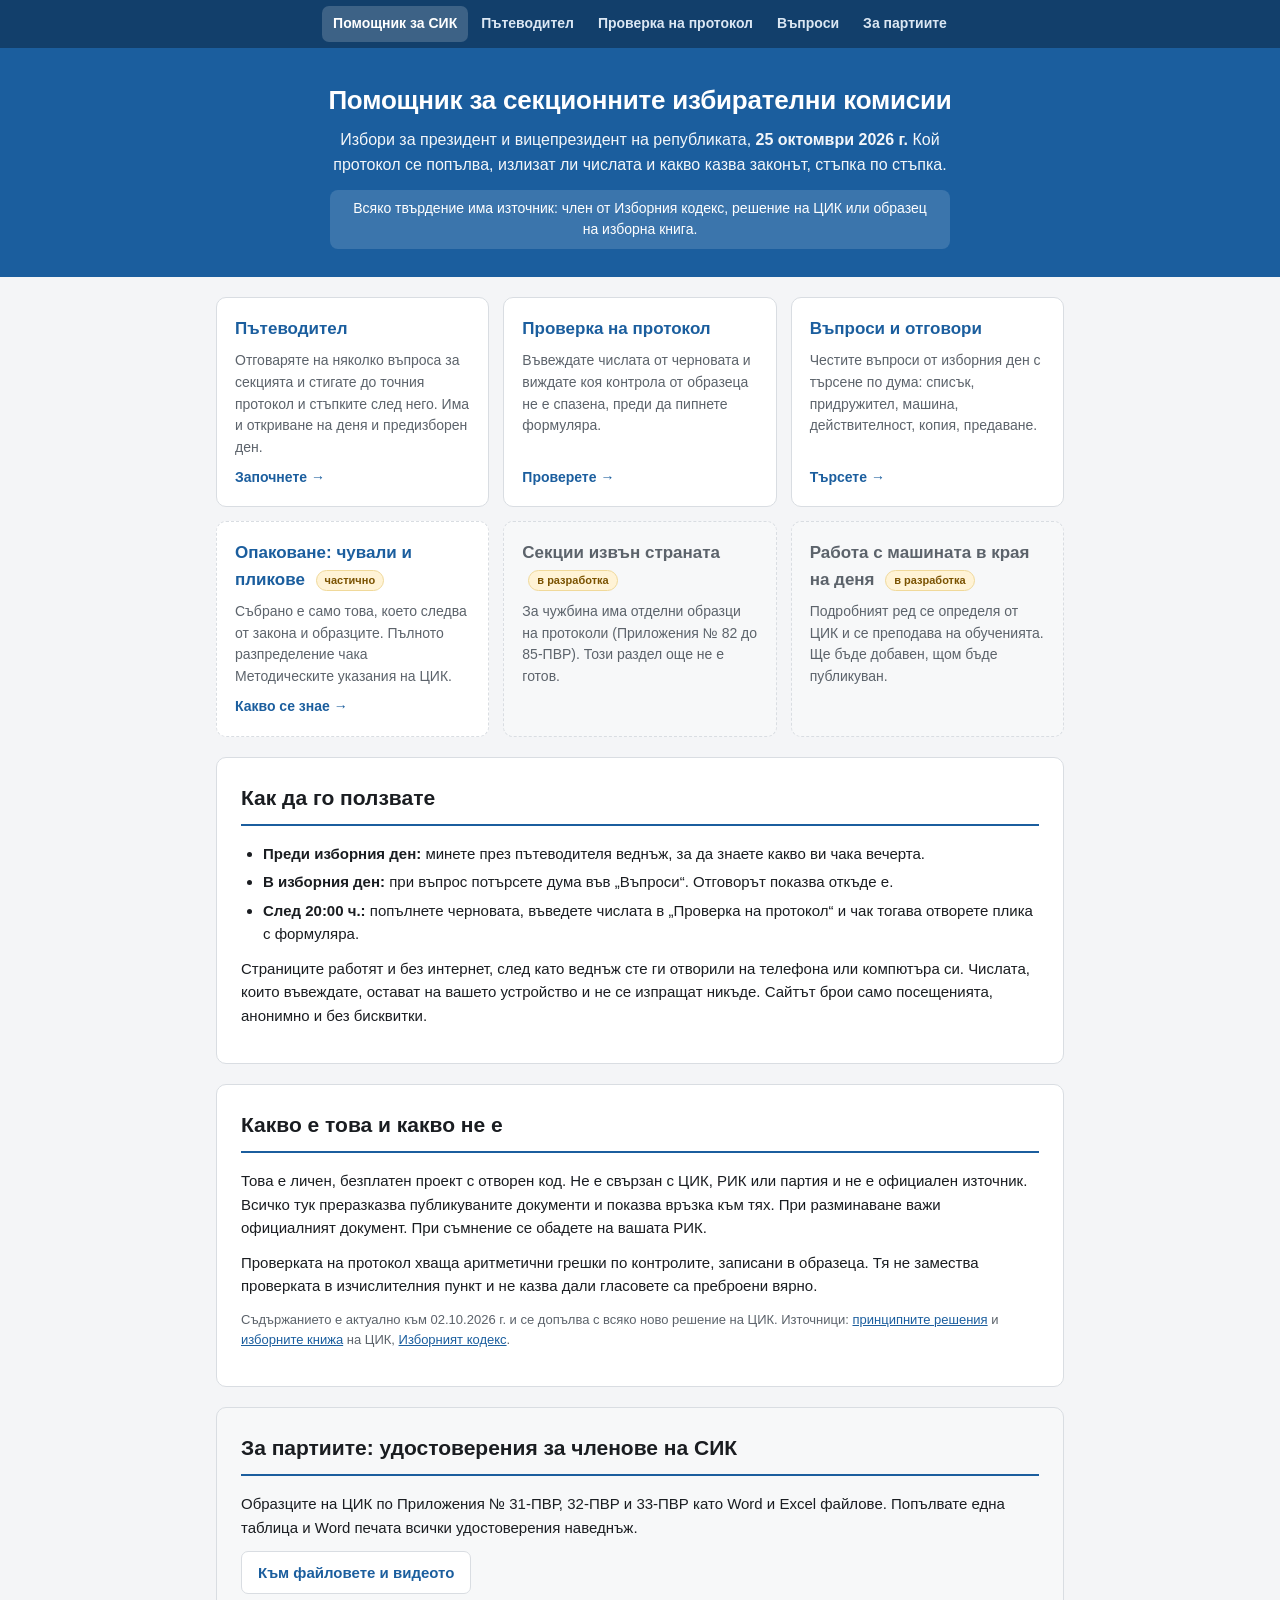
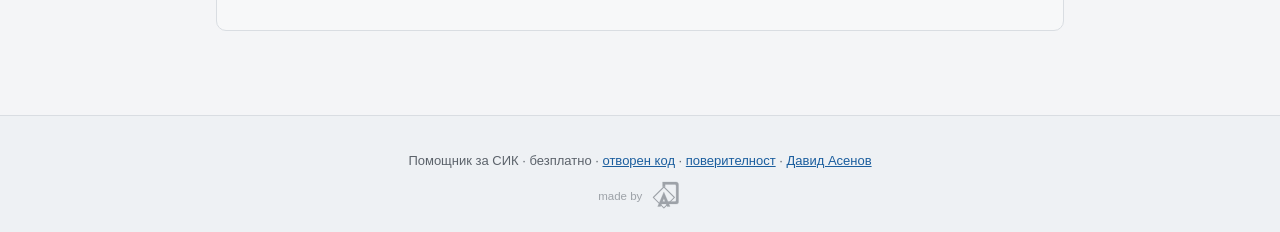
<file: src/SikInfo.Web/wwwroot/index.html>
<!DOCTYPE html>
<html lang="bg">
<head>
<meta charset="utf-8">
<meta name="viewport" content="width=device-width, initial-scale=1">
<title>Помощник за СИК: кой протокол се попълва, проверка на протокола и отговори за изборния ден</title>
<meta name="description" content="Безплатен помощник за членове на секционни избирателни комисии: кой протокол се попълва, проверка на контролите в протокола и отговори на честите въпроси, всеки с източник от Изборния кодекс и решенията на ЦИК. Избори за президент и вицепрезидент, 25 октомври 2026 г.">
<link rel="canonical" href="https://sikinfo.com/">
<meta property="og:type" content="website">
<meta property="og:site_name" content="Помощник за СИК">
<meta property="og:url" content="https://sikinfo.com/">
<meta property="og:title" content="Помощник за СИК: кой протокол, проверка на числата, въпроси и отговори">
<meta property="og:description" content="Безплатен помощник за членове на секционни избирателни комисии: кой протокол се попълва, проверка на контролите в протокола и отговори на честите въпроси, всеки с източник от Изборния кодекс и решенията на ЦИК. Избори за президент и вицепрезидент, 25 октомври 2026 г.">
<meta property="og:image" content="https://sikinfo.com/assets/og.png">
<meta property="og:image:width" content="1200">
<meta property="og:image:height" content="630">
<meta property="og:image:alt" content="Помощник за СИК: кой протокол, проверка на числата, въпроси и отговори">
<meta property="og:locale" content="bg_BG">
<meta name="twitter:card" content="summary_large_image">
<meta name="twitter:title" content="Помощник за СИК: кой протокол, проверка на числата, въпроси и отговори">
<meta name="twitter:description" content="Безплатен помощник за членове на секционни избирателни комисии: кой протокол се попълва, проверка на контролите в протокола и отговори на честите въпроси, всеки с източник от Изборния кодекс и решенията на ЦИК. Избори за президент и вицепрезидент, 25 октомври 2026 г.">
<meta name="twitter:image" content="https://sikinfo.com/assets/og.png">
<link rel="icon" href="data:image/svg+xml,%3Csvg xmlns='http://www.w3.org/2000/svg' viewBox='0 0 32 32'%3E%3Crect width='32' height='32' rx='6' fill='%231b5e9e'/%3E%3Cpath d='M9 8h11l4 4v12a2 2 0 0 1-2 2H9a2 2 0 0 1-2-2V10a2 2 0 0 1 2-2z' fill='%23fff'/%3E%3Cpath d='M11 19l3 3 6-7' stroke='%231b5e9e' stroke-width='2.2' fill='none' stroke-linecap='round' stroke-linejoin='round'/%3E%3C/svg%3E">
<link rel="stylesheet" href="assets/style.css">
</head>
<body>

<nav class="site-nav" aria-label="Основна навигация">
  <a class="brand" href="index.html" aria-current="page">Помощник за СИК</a>
  <a href="patevoditel.html">Пътеводител</a>
  <a href="protokol.html">Проверка на протокол</a>
  <a href="vaprosi.html">Въпроси</a>
  <a href="udostoverenia.html">За партиите</a>
</nav>

<header class="hdr">
  <h1>Помощник за секционните избирателни комисии</h1>
  <p class="lead">Избори за президент и вицепрезидент на републиката, <strong>25 октомври 2026 г.</strong>
    Кой протокол се попълва, излизат ли числата и какво казва законът, стъпка по стъпка.</p>
  <p class="note">Всяко твърдение има източник: член от Изборния кодекс, решение на ЦИК или образец на изборна книга.</p>
</header>

<main class="wrap">

  <section class="tiles" aria-label="Какво има тук">
    <a class="tile" href="patevoditel.html">
      <span class="tile-title">Пътеводител</span>
      <span class="tile-text">Отговаряте на няколко въпроса за секцията и стигате до точния протокол и стъпките след него. Има и откриване на деня и предизборен ден.</span>
      <span class="tile-go">Започнете →</span>
    </a>
    <a class="tile" href="protokol.html">
      <span class="tile-title">Проверка на протокол</span>
      <span class="tile-text">Въвеждате числата от черновата и виждате коя контрола от образеца не е спазена, преди да пипнете формуляра.</span>
      <span class="tile-go">Проверете →</span>
    </a>
    <a class="tile" href="vaprosi.html">
      <span class="tile-title">Въпроси и отговори</span>
      <span class="tile-text">Честите въпроси от изборния ден с търсене по дума: списък, придружител, машина, действителност, копия, предаване.</span>
      <span class="tile-go">Търсете →</span>
    </a>
    <a class="tile partial" href="patevoditel.html#opakovane">
      <span class="tile-title">Опаковане: чували и пликове <span class="badge">частично</span></span>
      <span class="tile-text">Събрано е само това, което следва от закона и образците. Пълното разпределение чака Методическите указания на ЦИК.</span>
      <span class="tile-go">Какво се знае →</span>
    </a>
    <div class="tile disabled" aria-disabled="true">
      <span class="tile-title">Секции извън страната <span class="badge">в разработка</span></span>
      <span class="tile-text">За чужбина има отделни образци на протоколи (Приложения № 82 до 85-ПВР). Този раздел още не е готов.</span>
    </div>
    <div class="tile disabled" aria-disabled="true">
      <span class="tile-title">Работа с машината в края на деня <span class="badge">в разработка</span></span>
      <span class="tile-text">Подробният ред се определя от ЦИК и се преподава на обученията. Ще бъде добавен, щом бъде публикуван.</span>
    </div>
  </section>

  <section class="card">
    <h2>Как да го ползвате</h2>
    <ul>
      <li><b>Преди изборния ден:</b> минете през пътеводителя веднъж, за да знаете какво ви чака вечерта.</li>
      <li><b>В изборния ден:</b> при въпрос потърсете дума във „Въпроси“. Отговорът показва откъде е.</li>
      <li><b>След 20:00 ч.:</b> попълнете черновата, въведете числата в „Проверка на протокол“ и чак тогава отворете плика с формуляра.</li>
    </ul>
    <p>Страниците работят и без интернет, след като веднъж сте ги отворили на телефона или компютъра си.
      Числата, които въвеждате, остават на вашето устройство и не се изпращат никъде. Сайтът брои
      само посещенията, анонимно и без бисквитки.</p>
  </section>

  <section class="card">
    <h2>Какво е това и какво не е</h2>
    <p>Това е личен, безплатен проект с отворен код. Не е свързан с ЦИК, РИК или партия и не е
      официален източник. Всичко тук преразказва публикуваните документи и показва връзка към тях.
      При разминаване важи официалният документ. При съмнение се обадете на вашата РИК.</p>
    <p>Проверката на протокол хваща аритметични грешки по контролите, записани в образеца. Тя не
      замества проверката в изчислителния пункт и не казва дали гласовете са преброени вярно.</p>
    <p class="hint">Съдържанието е актуално към <span data-asof></span> г. и се допълва с всяко ново решение на ЦИК.
      Източници: <a href="https://www.cik.bg/bg/pvr2026/important_resolutions" rel="noopener">принципните решения</a>
      и <a href="https://www.cik.bg/bg/pvr2026/documents" rel="noopener">изборните книжа</a> на ЦИК,
      <a href="https://lex.bg/laws/ldoc/2136112596" rel="noopener">Изборният кодекс</a>.</p>
  </section>

  <section class="card secondary">
    <h2>За партиите: удостоверения за членове на СИК</h2>
    <p>Образците на ЦИК по Приложения № 31-ПВР, 32-ПВР и 33-ПВР като Word и Excel файлове. Попълвате една
      таблица и Word печата всички удостоверения наведнъж.</p>
    <p><a class="btn" href="udostoverenia.html">Към файловете и видеото</a></p>
  </section>

</main>

<footer class="ftr">
  <p>Помощник за СИК · безплатно ·
    <a href="https://github.com/david-asenoff/sikinfo" rel="noopener">отворен код</a> ·
    <a href="poveritelnost.html">поверителност</a> ·
    <a href="https://davidasenov.com/" rel="noopener me">Давид Асенов</a></p>
  <p class="ftr-made"><made-by-david></made-by-david></p>
</footer>

<script src="js/data/sources.js" defer></script>
<script src="js/site.js" defer></script>
<script src="js/made-by-david.js" defer></script>
<!-- Анонимна статистика за посещенията (Umami): без бисквитки, брои само на истинския домейн. -->
<script defer src="https://cloud.umami.is/script.js" data-website-id="c1478414-c4bf-4dbf-97e8-e6ee1cd9fdd0" data-domains="sikinfo.com,www.sikinfo.com"></script>
</body>
</html>
</file>
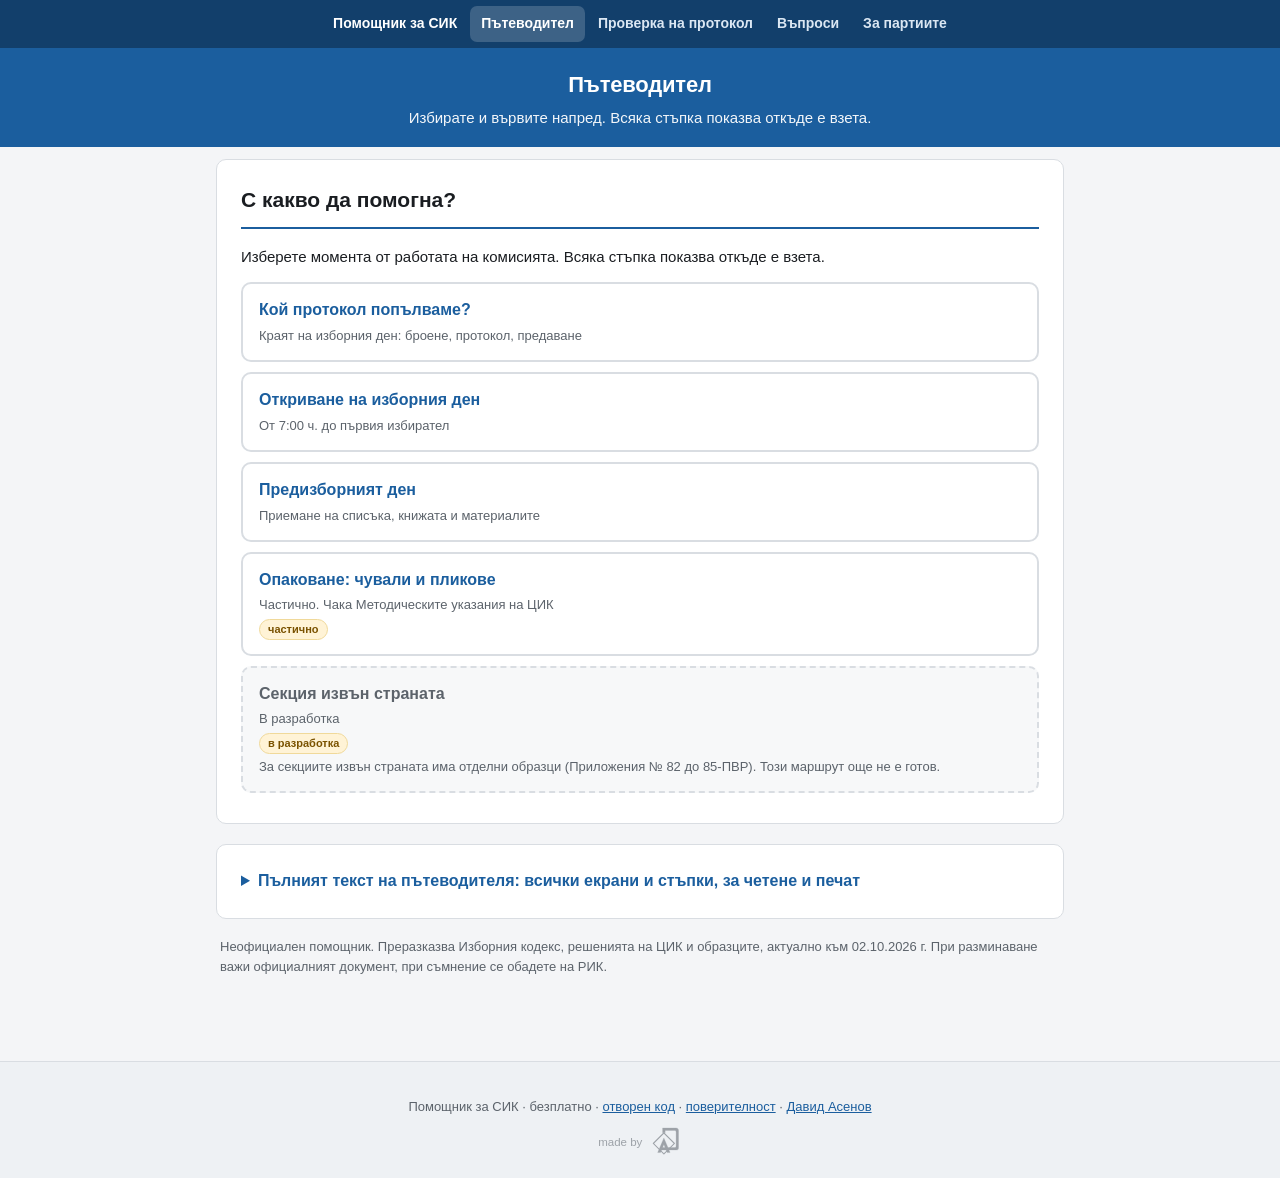
<file: src/SikInfo.Web/wwwroot/patevoditel.html>
<!DOCTYPE html>
<html lang="bg">
<head>
<meta charset="utf-8">
<meta name="viewport" content="width=device-width, initial-scale=1">
<title>Пътеводител за СИК: кой протокол се попълва в изборната нощ · Помощник за СИК</title>
<meta name="description" content="Пътеводител за членове на СИК: кой протокол се попълва според секцията и машината, стъпките при броенето и предаването, откриване на изборния ден и предизборен ден. Всяка стъпка е с източник.">
<link rel="canonical" href="https://sikinfo.com/patevoditel.html">
<meta property="og:type" content="website">
<meta property="og:site_name" content="Помощник за СИК">
<meta property="og:url" content="https://sikinfo.com/patevoditel.html">
<meta property="og:title" content="Пътеводител за СИК: кой протокол се попълва в изборната нощ">
<meta property="og:description" content="Пътеводител за членове на СИК: кой протокол се попълва според секцията и машината, стъпките при броенето и предаването, откриване на изборния ден и предизборен ден. Всяка стъпка е с източник.">
<meta property="og:image" content="https://sikinfo.com/assets/og.png">
<meta property="og:image:width" content="1200">
<meta property="og:image:height" content="630">
<meta property="og:image:alt" content="Помощник за СИК: кой протокол, проверка на числата, въпроси и отговори">
<meta property="og:locale" content="bg_BG">
<meta name="twitter:card" content="summary_large_image">
<meta name="twitter:title" content="Пътеводител за СИК: кой протокол се попълва в изборната нощ">
<meta name="twitter:description" content="Пътеводител за членове на СИК: кой протокол се попълва според секцията и машината, стъпките при броенето и предаването, откриване на изборния ден и предизборен ден. Всяка стъпка е с източник.">
<meta name="twitter:image" content="https://sikinfo.com/assets/og.png">
<link rel="icon" href="data:image/svg+xml,%3Csvg xmlns='http://www.w3.org/2000/svg' viewBox='0 0 32 32'%3E%3Crect width='32' height='32' rx='6' fill='%231b5e9e'/%3E%3Cpath d='M9 8h11l4 4v12a2 2 0 0 1-2 2H9a2 2 0 0 1-2-2V10a2 2 0 0 1 2-2z' fill='%23fff'/%3E%3Cpath d='M11 19l3 3 6-7' stroke='%231b5e9e' stroke-width='2.2' fill='none' stroke-linecap='round' stroke-linejoin='round'/%3E%3C/svg%3E">
<link rel="stylesheet" href="assets/style.css">
</head>
<body>

<nav class="site-nav" aria-label="Основна навигация">
  <a class="brand" href="index.html">Помощник за СИК</a>
  <a href="patevoditel.html" aria-current="page">Пътеводител</a>
  <a href="protokol.html">Проверка на протокол</a>
  <a href="vaprosi.html">Въпроси</a>
  <a href="udostoverenia.html">За партиите</a>
</nav>

<header class="hdr slim">
  <h1>Пътеводител</h1>
  <p class="lead">Избирате и вървите напред. Всяка стъпка показва откъде е взета.</p>
</header>

<main class="wrap">
  <div id="guide">
    <section class="card">
      <p>Пътеводителят се нуждае от JavaScript. Ако е изключен, включете го за този сайт.</p>
    </section>
  </div>

  <details class="card guide-text" id="pulen-tekst">
    <summary>Пълният текст на пътеводителя: всички екрани и стъпки, за четене и печат</summary>
    <p class="hint">Същото съдържание като в интерактивния пътеводител по-горе, подредено едно след друго. Удобно за разпечатване и за четене без JavaScript.</p>
<!-- static:guide -->
<section class="guide-node" id="t-start"><h3>С какво да помогна?</h3><p>Изберете момента от работата на комисията. Всяка стъпка показва откъде е взета.</p><ul class="guide-options"><li>Кой протокол попълваме? → <a href="#t-tip">Каква е вашата секция?</a></li><li>Откриване на изборния ден → <a href="#t-otkrivane">Откриване на изборния ден</a></li><li>Предизборният ден → <a href="#t-predizboren">Предизборният ден: приемане на списъка, книжата и материалите</a></li><li>Опаковане: чували и пликове → <a href="#t-opakovane">Опаковане: какво се знае дотук</a></li><li>Секция извън страната: <i>в разработка.</i> За секциите извън страната има отделни образци (Приложения № 82 до 85-ПВР). Този маршрут още не е готов.</li></ul></section>
<section class="guide-node" id="t-tip"><h3>Каква е вашата секция?</h3><ul class="guide-options"><li>Обикновена секция в страната → <a href="#t-mashina">Имаше ли в секцията машина за гласуване?</a></li><li>Подвижна СИК (подвижна избирателна кутия) → <a href="#t-r_psik">Подвижна СИК: протокол за гласуване с хартиени бюлетини, Приложение № 78-ПВР-х</a></li><li>Секция в лечебно заведение, дом за стари хора или друга специализирана институция → <a href="#t-r_78">Попълвате един протокол: Приложение № 78-ПВР-х</a></li><li>Секция извън страната: <i>в разработка.</i> Образците за чужбина са Приложения № 82-ПВР-хч, 83-ПВР-мч, 84-ПВР-крч-х и 85-ПВР-кпч. Маршрутът още не е готов.</li></ul><p class="srcs"><span class="srcs-label">Източник: </span><a class="src" href="https://www.cik.bg/bg/decisions/216/2026-09-15" target="_blank" rel="noopener" title="Решение № 216-ПВР от 15.09.2026 г. на ЦИК: условия и ред за машинно гласуване">т. 1, Решение № 216-ПВР</a></p></section>
<section class="guide-node" id="t-mashina"><h3>Имаше ли в секцията машина за гласуване?</h3><p>Машинно гласуване има във всички секции в страната, освен в тези с по-малко от 300 избиратели, при подвижна избирателна кутия и в секциите в лечебни заведения, домове и други специализирани институции. Списъкът на секциите с машина е публикуван от ЦИК.</p><ul class="guide-options"><li>Не, гласува се само с хартиени бюлетини → <a href="#t-r_78">Попълвате един протокол: Приложение № 78-ПВР-х</a></li><li>Да, имаше машина → <a href="#t-celiq_den">Гласува ли се с машината през целия ден?</a></li></ul><p class="srcs"><span class="srcs-label">Източници: </span><a class="src" href="https://www.cik.bg/bg/decisions/216/2026-09-15" target="_blank" rel="noopener" title="Решение № 216-ПВР от 15.09.2026 г. на ЦИК: условия и ред за машинно гласуване">т. 1, Решение № 216-ПВР</a><a class="src" href="https://www.cik.bg/upload/283358/%D0%A1%D0%BF%D0%B8%D1%81%D1%8A%D0%BA+%D0%BD%D0%B0+%D0%B8%D0%B7%D0%B1%D0%B8%D1%80%D0%B0%D1%82%D0%B5%D0%BB%D0%BD%D0%B8%D1%82%D0%B5+%D1%81%D0%B5%D0%BA%D1%86%D0%B8%D0%B8+%D1%81+%D0%BC%D0%B0%D1%88%D0%B8%D0%BD%D0%BD%D0%BE+%D0%B3%D0%BB%D0%B0%D1%81%D1%83%D0%B2%D0%B0%D0%BD%D0%B5+%D0%B2+%D1%81%D1%82%D1%80%D0%B0%D0%BD%D0%B0%D1%82%D0%B0+%D0%9F%D0%92%D0%A0+25.10.2026.xlsx" target="_blank" rel="noopener" title="Списък на избирателните секции с машинно гласуване в страната (ЦИК)">Списък на секциите с машинно гласуване</a></p></section>
<section class="guide-node" id="t-celiq_den"><h3>Гласува ли се с машината през целия ден?</h3><p>Тоест: не се е налагало комисията да преминава към гласуване с хартиени бюлетини.</p><ul class="guide-options"><li>Да, през целия ден се гласува само с машината → <a href="#t-final_protokol">Отпечата ли машината протокол в края на деня?</a></li><li>Не, машинното гласуване стана невъзможно и продължихме с хартиени бюлетини → <a href="#t-prekasnato">Издаде ли машината протокол от машинното гласуване?</a></li></ul><p class="srcs"><span class="srcs-label">Източници: </span><a class="src" href="https://lex.bg/laws/ldoc/2136112596" target="_blank" rel="noopener" title="Изборен кодекс (посл. изм. ДВ, бр. 71 от 2026 г.)">чл. 269 ИК</a><a class="src" href="https://www.cik.bg/bg/decisions/216/2026-09-15" target="_blank" rel="noopener" title="Решение № 216-ПВР от 15.09.2026 г. на ЦИК: условия и ред за машинно гласуване">т. 5 и 6, Решение № 216-ПВР</a></p></section>
<section class="guide-node" id="t-final_protokol"><h3>Отпечата ли машината протокол в края на деня?</h3><p>След приключване на гласуването СИК отчита резултата от машинното гласуване чрез отпечатване на протокол от машината.</p><ul class="guide-options"><li>Да, машината отпечата протокол → <a href="#t-r_79">Попълвате два вида протоколи: Приложение № 79-ПВР-м и Приложение № 81-ПВР-кп</a></li><li>Не, машинен протокол не може да бъде отпечатан → <a href="#t-r_80">Попълвате Приложение № 80-ПВР-кр-х</a></li></ul><p class="srcs"><span class="srcs-label">Източник: </span><a class="src" href="https://lex.bg/laws/ldoc/2136112596" target="_blank" rel="noopener" title="Изборен кодекс (посл. изм. ДВ, бр. 71 от 2026 г.)">чл. 271, ал. 1 ИК</a></p></section>
<section class="guide-node" id="t-prekasnato"><h3>Издаде ли машината протокол от машинното гласуване?</h3><p>Става дума за гласовете, подадени с машината, преди да преминете към хартиени бюлетини.</p><ul class="guide-options"><li>Не, машината не издаде протокол → <a href="#t-r_80">Попълвате Приложение № 80-ПВР-кр-х</a></li><li>Да, машината издаде протокол, а после се гласува и с хартиени бюлетини → <a href="#t-r_neqsno">Този случай още не е описан в публикуваните документи</a></li></ul><p class="srcs"><span class="srcs-label">Източници: </span><a class="src" href="https://www.cik.bg/bg/decisions/216/2026-09-15" target="_blank" rel="noopener" title="Решение № 216-ПВР от 15.09.2026 г. на ЦИК: условия и ред за машинно гласуване">т. 6, Решение № 216-ПВР</a><a class="src" href="https://www.cik.bg/upload/283165/%D0%9F%D1%80%D0%B8%D0%BB%D0%BE%D0%B6%D0%B5%D0%BD%D0%B8%D0%B5+%E2%84%96+80-%D0%9F%D0%92%D0%A0-%D0%BA%D1%80-%D1%85-%D0%9F%D1%80%D0%BE%D1%82%D0%BE%D0%BA%D0%BE%D0%BB+%D0%BD%D0%B0+%D0%A1%D0%98%D0%9A+%D0%B2+%D0%BE%D1%81%D0%BE%D0%B1%D0%B5%D0%BD%D0%B8+%D1%81%D0%BB%D1%83%D1%87%D0%B0%D0%B8%2C+%D0%BF%D1%80%D0%B8+%D0%BF%D1%80%D0%B5%D1%83%D1%81%D1%82%D0%B0%D0%BD%D0%BE%D0%B2%D0%B5%D0%BD%D0%BE+%D0%B3%D0%BB%D0%B0%D1%81%D1%83%D0%B2%D0%B0%D0%BD%D0%B5+%D1%81%D1%8A%D1%81+%D0%A1%D0%A3%D0%9C%D0%93.doc" target="_blank" rel="noopener" title="Протокол на СИК при преустановено гласуване със СУМГ">Приложение № 80-ПВР-кр-х</a></p></section>
<section class="guide-node" id="t-r_78"><h3>Попълвате един протокол: Приложение № 78-ПВР-х</h3><p><b>Приложение № 78-ПВР-х.</b> Протокол на СИК за гласуване с хартиени бюлетини. Образецът е „Протокол на СИК в избирателна секция, в която е гласувано с хартиени бюлетини“.</p><p class="srcs"><span class="srcs-label">Източници: </span><a class="src" href="https://www.cik.bg/upload/283167/%D0%9F%D1%80%D0%B8%D0%BB%D0%BE%D0%B6%D0%B5%D0%BD%D0%B8%D0%B5+%E2%84%96+78-%D0%9F%D0%92%D0%A0-%D1%85+-+%D0%9F%D1%80%D0%BE%D1%82%D0%BE%D0%BA%D0%BE%D0%BB+%D0%BD%D0%B0+%D0%A1%D0%98%D0%9A+%D0%B2+%D1%81%D1%82%D1%80%D0%B0%D0%BD%D0%B0%D1%82%D0%B0+%D0%B7%D0%B0+%D0%B3%D0%BB%D0%B0%D1%81%D1%83%D0%B2%D0%B0%D0%BD%D0%B5+%D1%81+%D1%85%D0%B0%D1%80%D1%82%D0%B8%D0%B5%D0%BD%D0%B8+%D0%B1%D1%8E%D0%BB%D0%B5%D1%82%D0%B8%D0%BD%D0%B8.doc" target="_blank" rel="noopener" title="Протокол на СИК в страната за гласуване с хартиени бюлетини">Приложение № 78-ПВР-х</a><a class="src" href="https://www.cik.bg/bg/decisions/216/2026-09-15" target="_blank" rel="noopener" title="Решение № 216-ПВР от 15.09.2026 г. на ЦИК: условия и ред за машинно гласуване">т. 1, Решение № 216-ПВР</a><a class="src" href="https://www.cik.bg/bg/decisions/262/2026-09-22" target="_blank" rel="noopener" title="Решение № 262-ПВР от 22.09.2026 г. на ЦИК: образци на изборни книжа № 63–86">Решение № 262-ПВР</a></p><ol class="guide-steps"><li>В 20:00 ч.: ако пред изборното помещение има негласували избиратели, председателят и секретарят установяват броя и самоличността им. Те предават документите си за самоличност на комисията и само те се допускат до гласуване след 20:00 ч., но не по-късно от 21:00 ч.<p class="srcs"><span class="srcs-label">Източник: </span><a class="src" href="https://lex.bg/laws/ldoc/2136112596" target="_blank" rel="noopener" title="Изборен кодекс (посл. изм. ДВ, бр. 71 от 2026 г.)">чл. 220 ИК</a></p></li><li>Председателят обявява гласуването за приключило.<p class="srcs"><span class="srcs-label">Източник: </span><a class="src" href="https://lex.bg/laws/ldoc/2136112596" target="_blank" rel="noopener" title="Изборен кодекс (посл. изм. ДВ, бр. 71 от 2026 г.)">чл. 270, ал. 1 ИК</a></p></li><li>Преди отваряне на кутията пребройте неизползваните и сгрешените бюлетини, опаковайте ги поотделно, запечатайте ги с хартиена лента и ги отстранете от масата за броене. Отрязъците с номерата от бюлетините се опаковат отделно и също се запечатват. Хартиената лента се подпечатва с печата на комисията и се подписва от членове на комисията.<p class="srcs"><span class="srcs-label">Източник: </span><a class="src" href="https://lex.bg/laws/ldoc/2136112596" target="_blank" rel="noopener" title="Изборен кодекс (посл. изм. ДВ, бр. 71 от 2026 г.)">чл. 270, ал. 2 ИК</a></p></li><li>Попълнете в черновата Част I: буква А, т. 1 а), т. 1 б), т. 2, т. 3 и т. 4. В т. 2 се вписва числото по т. 4 от протокола за предаване и приемане на избирателния списък. Данните се вписват с думи и с числа.<p class="srcs"><span class="srcs-label">Източници: </span><a class="src" href="https://lex.bg/laws/ldoc/2136112596" target="_blank" rel="noopener" title="Изборен кодекс (посл. изм. ДВ, бр. 71 от 2026 г.)">чл. 275 ИК</a><a class="src" href="https://lex.bg/laws/ldoc/2136112596" target="_blank" rel="noopener" title="Изборен кодекс (посл. изм. ДВ, бр. 71 от 2026 г.)">чл. 273, ал. 4 ИК</a><a class="src" href="https://www.cik.bg/upload/283167/%D0%9F%D1%80%D0%B8%D0%BB%D0%BE%D0%B6%D0%B5%D0%BD%D0%B8%D0%B5+%E2%84%96+78-%D0%9F%D0%92%D0%A0-%D1%85+-+%D0%9F%D1%80%D0%BE%D1%82%D0%BE%D0%BA%D0%BE%D0%BB+%D0%BD%D0%B0+%D0%A1%D0%98%D0%9A+%D0%B2+%D1%81%D1%82%D1%80%D0%B0%D0%BD%D0%B0%D1%82%D0%B0+%D0%B7%D0%B0+%D0%B3%D0%BB%D0%B0%D1%81%D1%83%D0%B2%D0%B0%D0%BD%D0%B5+%D1%81+%D1%85%D0%B0%D1%80%D1%82%D0%B8%D0%B5%D0%BD%D0%B8+%D0%B1%D1%8E%D0%BB%D0%B5%D1%82%D0%B8%D0%BD%D0%B8.doc" target="_blank" rel="noopener" title="Протокол на СИК в страната за гласуване с хартиени бюлетини">Приложение № 78-ПВР-х</a><a class="src" href="https://www.cik.bg/upload/282959/%D0%9F%D1%80%D0%B8%D0%BB%D0%BE%D0%B6%D0%B5%D0%BD%D0%B8%D0%B5+%E2%84%96+63-%D0%9F%D0%92%D0%A0+-+%D0%9F%D1%80%D0%BE%D1%82%D0%BE%D0%BA%D0%BE%D0%BB+%D0%B7%D0%B0+%D0%BF%D1%80%D0%B5%D0%B4%D0%B0%D0%B2%D0%B0%D0%BD%D0%B5+%D0%B8+%D0%BF%D1%80%D0%B8%D0%B5%D0%BC%D0%B0%D0%BD%D0%B5+%D0%BD%D0%B0+%D0%B8%D0%B7%D0%B1%D0%B8%D1%80%D0%B0%D1%82%D0%B5%D0%BB%D0%B5%D0%BD+%D1%81%D0%BF%D0%B8%D1%81%D1%8A%D0%BA+%D0%B2+%D0%A1%D0%98%D0%9A.doc" target="_blank" rel="noopener" title="Протокол за предаване и приемане на избирателния списък в СИК">Приложение № 63-ПВР, т. 4</a></p></li><li>Отстранете от масата всички вещи с изключение на черновите. Само един член, по решение на комисията, има достъп до бюлетините, под наблюдението и контрола на останалите.<p class="srcs"><span class="srcs-label">Източник: </span><a class="src" href="https://lex.bg/laws/ldoc/2136112596" target="_blank" rel="noopener" title="Изборен кодекс (посл. изм. ДВ, бр. 71 от 2026 г.)">чл. 276 ИК</a></p></li><li>Отворете избирателната кутия. Бюлетините се изваждат една по една, поставят се с лицевата страна надолу и се броят. Това число е т. 5.<p class="srcs"><span class="srcs-label">Източник: </span><a class="src" href="https://lex.bg/laws/ldoc/2136112596" target="_blank" rel="noopener" title="Изборен кодекс (посл. изм. ДВ, бр. 71 от 2026 г.)">чл. 277, ал. 1 ИК</a></p></li><li>Подредете бюлетините на купчинки: не по образец; с вписани специални символи; без отбелязан вот със знак „Х“ или „V“ със син химикал; без отбелязан вот; с вот за две или повече листи или без два печата на СИК (тези се унищожават с надпис „унищожена“); действителни за една кандидатска листа; действителни „Не подкрепям никого“.<p class="srcs"><span class="srcs-label">Източници: </span><a class="src" href="https://lex.bg/laws/ldoc/2136112596" target="_blank" rel="noopener" title="Изборен кодекс (посл. изм. ДВ, бр. 71 от 2026 г.)">чл. 333, ал. 1 ИК</a><a class="src" href="https://lex.bg/laws/ldoc/2136112596" target="_blank" rel="noopener" title="Изборен кодекс (посл. изм. ДВ, бр. 71 от 2026 г.)">чл. 332 ИК</a></p></li><li>Ако действителността на някой глас бъде оспорена: комисията взема решение, случаят се описва в протокол, който се прилага към протокола на СИК. На гърба на бюлетината се отбелязва номерът на решението и основанието за недействителност и се подписва от председателя и секретаря.<p class="srcs"><span class="srcs-label">Източник: </span><a class="src" href="https://lex.bg/laws/ldoc/2136112596" target="_blank" rel="noopener" title="Изборен кодекс (посл. изм. ДВ, бр. 71 от 2026 г.)">чл. 333, ал. 2 ИК</a></p></li><li>Впишете в черновата т. 5, т. 6, т. 7, т. 7.1, т. 7.2 и гласовете по кандидатски листи в т. 8. Проверете контролите, преди да пипнете формуляра.<p class="srcs"><span class="srcs-label">Източници: </span><a class="src" href="https://lex.bg/laws/ldoc/2136112596" target="_blank" rel="noopener" title="Изборен кодекс (посл. изм. ДВ, бр. 71 от 2026 г.)">чл. 335, ал. 1 ИК</a><a class="src" href="https://www.cik.bg/upload/283167/%D0%9F%D1%80%D0%B8%D0%BB%D0%BE%D0%B6%D0%B5%D0%BD%D0%B8%D0%B5+%E2%84%96+78-%D0%9F%D0%92%D0%A0-%D1%85+-+%D0%9F%D1%80%D0%BE%D1%82%D0%BE%D0%BA%D0%BE%D0%BB+%D0%BD%D0%B0+%D0%A1%D0%98%D0%9A+%D0%B2+%D1%81%D1%82%D1%80%D0%B0%D0%BD%D0%B0%D1%82%D0%B0+%D0%B7%D0%B0+%D0%B3%D0%BB%D0%B0%D1%81%D1%83%D0%B2%D0%B0%D0%BD%D0%B5+%D1%81+%D1%85%D0%B0%D1%80%D1%82%D0%B8%D0%B5%D0%BD%D0%B8+%D0%B1%D1%8E%D0%BB%D0%B5%D1%82%D0%B8%D0%BD%D0%B8.doc" target="_blank" rel="noopener" title="Протокол на СИК в страната за гласуване с хартиени бюлетини">Приложение № 78-ПВР-х</a></p></li><li>Пликът с формуляра на протокола се разпечатва едва сега: след приключване на изборния ден, преброяване на гласовете и попълване на черновата. Препишете данните от черновата във формуляра.<p class="srcs"><span class="srcs-label">Източник: </span><a class="src" href="https://lex.bg/laws/ldoc/2136112596" target="_blank" rel="noopener" title="Изборен кодекс (посл. изм. ДВ, бр. 71 от 2026 г.)">чл. 215, ал. 1, т. 7 ИК</a></p></li><li>Протоколът се подписва от всички членове на комисията. След подписването председателят обявява резултатите от гласуването. Член не може да откаже да подпише; който не е съгласен, подписва с особено мнение и прилага мотивите си на отделен лист.<p class="srcs"><span class="srcs-label">Източници: </span><a class="src" href="https://lex.bg/laws/ldoc/2136112596" target="_blank" rel="noopener" title="Изборен кодекс (посл. изм. ДВ, бр. 71 от 2026 г.)">чл. 336 ИК</a><a class="src" href="https://lex.bg/laws/ldoc/2136112596" target="_blank" rel="noopener" title="Изборен кодекс (посл. изм. ДВ, бр. 71 от 2026 г.)">чл. 282, ал. 1 и 3 ИК</a></p></li><li>Ако протоколът е сгрешен: върху него се пише „сгрешен“, подписват се всички членове, връща се на РИК и се получава нов формуляр с протокол за предаване и приемане. Грешка в данните в новия протокол се поправя със зачеркване, вписване на вярното над него, надпис „поправка“ отстрани и подписите на всички членове.<p class="srcs"><span class="srcs-label">Източници: </span><a class="src" href="https://lex.bg/laws/ldoc/2136112596" target="_blank" rel="noopener" title="Изборен кодекс (посл. изм. ДВ, бр. 71 от 2026 г.)">чл. 274 ИК</a><a class="src" href="https://www.cik.bg/upload/282949/%D0%9F%D1%80%D0%B8%D0%BB%D0%BE%D0%B6%D0%B5%D0%BD%D0%B8%D0%B5+%E2%84%96+73-%D0%9F%D0%92%D0%A0-%D0%9F%D1%80%D0%BE%D1%82%D0%BE%D0%BA%D0%BE%D0%BB+%D1%81%D0%B3%D1%80%D0%B5%D1%88%D0%B5%D0%BD+%D1%84%D0%BE%D1%80%D0%BC%D1%83%D0%BB%D1%8F%D1%80+%D0%A1%D0%98%D0%9A+%D0%B8+%D0%9F%D0%A1%D0%98%D0%9A.doc" target="_blank" rel="noopener" title="Протокол за предаване на сгрешен формуляр и приемане на нов формуляр на протокол на СИК/ПСИК">Приложение № 73-ПВР</a></p></li><li>Поставете на видно място пред сградата копие от подписания протокол, подпечатано на всяка страница с печата на комисията и подписано от председателя, заместник-председателя и секретаря.<p class="srcs"><span class="srcs-label">Източник: </span><a class="src" href="https://lex.bg/laws/ldoc/2136112596" target="_blank" rel="noopener" title="Изборен кодекс (посл. изм. ДВ, бр. 71 от 2026 г.)">чл. 282, ал. 6 ИК</a></p></li><li>При поискване членовете на СИК, кандидатите, застъпниците, представителите на партии, коалиции и инициативни комитети и наблюдателите получават копие от подписания протокол, преди предаването му в РИК. Копира се в секцията. Имената и ЕГН на получилия се вписват в списъка, той се подписва; списъкът се подписва и от председателя и секретаря.<p class="srcs"><span class="srcs-label">Източници: </span><a class="src" href="https://lex.bg/laws/ldoc/2136112596" target="_blank" rel="noopener" title="Изборен кодекс (посл. изм. ДВ, бр. 71 от 2026 г.)">чл. 283 ИК</a><a class="src" href="https://www.cik.bg/upload/282947/%D0%9F%D1%80%D0%B8%D0%BB%D0%BE%D0%B6%D0%B5%D0%BD%D0%B8%D0%B5+%E2%84%96+75-%D0%9F%D0%92%D0%A0+%D0%A1%D0%BF%D0%B8%D1%81%D1%8A%D0%BA+%D0%BD%D0%B0+%D0%BB%D0%B8%D1%86%D0%B0%D1%82%D0%B0%2C+%D0%BF%D0%BE%D0%BB%D1%83%D1%87%D0%B8%D0%BB%D0%B8+%D0%BA%D0%BE%D0%BF%D0%B8%D0%B5+%D0%BE%D1%82+%D0%BF%D1%80%D0%BE%D1%82%D0%BE%D0%BA%D0%BE%D0%BB+%D0%BD%D0%B0+%D0%A1%D0%98%D0%9A+%D0%A0%D0%98%D0%9A.doc" target="_blank" rel="noopener" title="Списък на лицата, получили копие от подписания протокол">Приложение № 75-ПВР</a></p></li><li>След преброяването изборните книжа и материали се опаковат и запечатват с хартиена лента, която се подпечатва с печата на комисията и се подписва от членове на комисията.<p class="pending-note">В разработка: Кое точно в кой плик и в кой чувал отива ще бъде добавено, щом ЦИК публикува Методическите указания за СИК. Какво се знае дотук: вижте маршрута „Опаковане“.</p><p class="srcs"><span class="srcs-label">Източник: </span><a class="src" href="https://lex.bg/laws/ldoc/2136112596" target="_blank" rel="noopener" title="Изборен кодекс (посл. изм. ДВ, бр. 71 от 2026 г.)">чл. 284 ИК</a></p></li><li>Протокола предават в РИК председателят или заместник-председателят, секретарят и член на СИК, предложени от различни партии и коалиции. Протоколът се предава неразпластен. Срокът е до 24 часа след приключване на гласуването.<p class="srcs"><span class="srcs-label">Източници: </span><a class="src" href="https://lex.bg/laws/ldoc/2136112596" target="_blank" rel="noopener" title="Изборен кодекс (посл. изм. ДВ, бр. 71 от 2026 г.)">чл. 285 ИК</a><a class="src" href="https://lex.bg/laws/ldoc/2136112596" target="_blank" rel="noopener" title="Изборен кодекс (посл. изм. ДВ, бр. 71 от 2026 г.)">чл. 100, ал. 1, т. 4 ИК</a></p></li><li>В РИК: фабричният номер на протокола се сверява с вписания при получаването му. Проследете точността на въвеждане на данните в изчислителния пункт. Получавате подписана разписка с числовите данни от протокола.<p class="srcs"><span class="srcs-label">Източник: </span><a class="src" href="https://lex.bg/laws/ldoc/2136112596" target="_blank" rel="noopener" title="Изборен кодекс (посл. изм. ДВ, бр. 71 от 2026 г.)">чл. 287, ал. 2, 4 и 6 ИК</a></p></li><li>След приемането на протокола от РИК предайте в общинската администрация бюлетините, кочана с отрязъците, екземпляра от протокола за общината и останалите книжа и материали. Съставя се протокол в два екземпляра.<p class="srcs"><span class="srcs-label">Източници: </span><a class="src" href="https://lex.bg/laws/ldoc/2136112596" target="_blank" rel="noopener" title="Изборен кодекс (посл. изм. ДВ, бр. 71 от 2026 г.)">чл. 287, ал. 7 ИК</a><a class="src" href="https://www.cik.bg/upload/282948/%D0%9F%D1%80%D0%B8%D0%BB%D0%BE%D0%B6%D0%B5%D0%BD%D0%B8%D0%B5+%E2%84%96+74-%D0%9F%D0%92%D0%A0-%D0%9F%D1%80%D0%BE%D1%82%D0%BE%D0%BA%D0%BE%D0%BB+%D0%BF%D1%80%D0%B5%D0%B4%D0%B0%D0%B2%D0%B0%D0%BD%D0%B5+%D0%B8+%D0%BF%D1%80%D0%B8%D0%B5%D0%BC%D0%B0%D0%BD%D0%B5+%D0%B8%D0%B7%D0%B1.+%D0%BA%D0%BD%D0%B8%D0%B6%D0%B0+%D0%A1%D0%98%D0%9A+%D0%9F%D0%A1%D0%98%D0%9A+%D0%B7%D0%B0+%D1%81%D1%8A%D1%85%D1%80%D0%B0%D0%BD.+%D0%B2+%D0%BE%D0%B1%D1%89.+%D0%B0%D0%B4%D0%BC%D0%B8%D0%BD.doc" target="_blank" rel="noopener" title="Протокол за предаване и приемане на изборни книжа и материали на СИК/ПСИК за съхранение в общинската администрация">Приложение № 74-ПВР</a></p></li><li>Върнете се в района на секцията и поставете разписката от РИК до копието на протокола пред сградата.<p class="srcs"><span class="srcs-label">Източник: </span><a class="src" href="https://lex.bg/laws/ldoc/2136112596" target="_blank" rel="noopener" title="Изборен кодекс (посл. изм. ДВ, бр. 71 от 2026 г.)">чл. 287, ал. 6 ИК</a></p></li></ol></section>
<section class="guide-node" id="t-r_psik"><h3>Подвижна СИК: протокол за гласуване с хартиени бюлетини, Приложение № 78-ПВР-х</h3><p>При подвижна избирателна кутия няма машинно гласуване. ПСИК получава „формуляр на протокола на СИК“, а преброяването и съставянето на протокола стават по общия ред.</p><p><b>Приложение № 78-ПВР-х.</b> Протокол на СИК за гласуване с хартиени бюлетини. Гласува се само с хартиени бюлетини; преброяването и протоколът са по реда за СИК.</p><p class="srcs"><span class="srcs-label">Източници: </span><a class="src" href="https://www.cik.bg/bg/decisions/216/2026-09-15" target="_blank" rel="noopener" title="Решение № 216-ПВР от 15.09.2026 г. на ЦИК: условия и ред за машинно гласуване">т. 1, Решение № 216-ПВР</a><a class="src" href="https://www.cik.bg/upload/282954/%D0%9F%D1%80%D0%B8%D0%BB%D0%BE%D0%B6%D0%B5%D0%BD%D0%B8%D0%B5+%E2%84%96+68-%D0%9F%D0%92%D0%A0+-+%D0%9F%D1%80%D0%BE%D1%82%D0%BE%D0%BA%D0%BE%D0%BB+%D0%B7%D0%B0+%D0%BF%D1%80%D0%B5%D0%B4%D0%B0%D0%B2%D0%B0%D0%BD%D0%B5+%D0%B8+%D0%BF%D1%80%D0%B8%D0%B5%D0%BC%D0%B0%D0%BD%D0%B5+%D0%BD%D0%B0+%D0%B8%D0%B7%D0%B1%D0%BE%D1%80%D0%BD%D0%B8+%D0%BA%D0%BD%D0%B8%D0%B6%D0%B0+%D0%BD%D0%B0+%D0%9F%D0%A1%D0%98%D0%9A.doc" target="_blank" rel="noopener" title="Протокол за предаване и приемане на книжа и материали на ПСИК">Приложение № 68-ПВР, т. 5</a><a class="src" href="https://lex.bg/laws/ldoc/2136112596" target="_blank" rel="noopener" title="Изборен кодекс (посл. изм. ДВ, бр. 71 от 2026 г.)">чл. 277, ал. 3 ИК</a><a class="src" href="https://lex.bg/laws/ldoc/2136112596" target="_blank" rel="noopener" title="Изборен кодекс (посл. изм. ДВ, бр. 71 от 2026 г.)">чл. 239, ал. 3 ИК</a></p><ol class="guide-steps"><li>Посещенията продължават до изчерпване на списъка, но не по-късно от 20:00 ч. Ако избирателят не бъде открит на адреса, това се отбелязва в графа „Забележки“ и се подписва от членовете, които обслужват кутията.<p class="srcs"><span class="srcs-label">Източник: </span><a class="src" href="https://lex.bg/laws/ldoc/2136112596" target="_blank" rel="noopener" title="Изборен кодекс (посл. изм. ДВ, бр. 71 от 2026 г.)">чл. 239, ал. 1 ИК</a></p></li><li>След приключване върху отвора на подвижната кутия се залепва хартиена лента с часа на последното гласуване (не по-късно от 21:00 ч.). Лентата се подписва от членовете, които обслужват кутията, и се подпечатва. Кутията се връща в помещението на комисията.<p class="srcs"><span class="srcs-label">Източник: </span><a class="src" href="https://lex.bg/laws/ldoc/2136112596" target="_blank" rel="noopener" title="Изборен кодекс (посл. изм. ДВ, бр. 71 от 2026 г.)">чл. 239, ал. 2 ИК</a></p></li><li>Бюлетините от подвижната кутия се изваждат на масата в помещението на комисията. Преброяването и съставянето на протокола са по общия ред.<p class="srcs"><span class="srcs-label">Източник: </span><a class="src" href="https://lex.bg/laws/ldoc/2136112596" target="_blank" rel="noopener" title="Изборен кодекс (посл. изм. ДВ, бр. 71 от 2026 г.)">чл. 277, ал. 3 ИК</a></p></li><li>Преди отваряне на кутията пребройте неизползваните и сгрешените бюлетини, опаковайте ги поотделно, запечатайте ги с хартиена лента и ги отстранете от масата за броене. Отрязъците с номерата от бюлетините се опаковат отделно и също се запечатват. Хартиената лента се подпечатва с печата на комисията и се подписва от членове на комисията.<p class="srcs"><span class="srcs-label">Източник: </span><a class="src" href="https://lex.bg/laws/ldoc/2136112596" target="_blank" rel="noopener" title="Изборен кодекс (посл. изм. ДВ, бр. 71 от 2026 г.)">чл. 270, ал. 2 ИК</a></p></li><li>Попълнете в черновата Част I: буква А, т. 1 а), т. 1 б), т. 2, т. 3 и т. 4. В т. 2 се вписва числото по т. 4 от протокола за предаване и приемане на избирателния списък. Данните се вписват с думи и с числа.<p class="srcs"><span class="srcs-label">Източници: </span><a class="src" href="https://lex.bg/laws/ldoc/2136112596" target="_blank" rel="noopener" title="Изборен кодекс (посл. изм. ДВ, бр. 71 от 2026 г.)">чл. 275 ИК</a><a class="src" href="https://lex.bg/laws/ldoc/2136112596" target="_blank" rel="noopener" title="Изборен кодекс (посл. изм. ДВ, бр. 71 от 2026 г.)">чл. 273, ал. 4 ИК</a><a class="src" href="https://www.cik.bg/upload/283167/%D0%9F%D1%80%D0%B8%D0%BB%D0%BE%D0%B6%D0%B5%D0%BD%D0%B8%D0%B5+%E2%84%96+78-%D0%9F%D0%92%D0%A0-%D1%85+-+%D0%9F%D1%80%D0%BE%D1%82%D0%BE%D0%BA%D0%BE%D0%BB+%D0%BD%D0%B0+%D0%A1%D0%98%D0%9A+%D0%B2+%D1%81%D1%82%D1%80%D0%B0%D0%BD%D0%B0%D1%82%D0%B0+%D0%B7%D0%B0+%D0%B3%D0%BB%D0%B0%D1%81%D1%83%D0%B2%D0%B0%D0%BD%D0%B5+%D1%81+%D1%85%D0%B0%D1%80%D1%82%D0%B8%D0%B5%D0%BD%D0%B8+%D0%B1%D1%8E%D0%BB%D0%B5%D1%82%D0%B8%D0%BD%D0%B8.doc" target="_blank" rel="noopener" title="Протокол на СИК в страната за гласуване с хартиени бюлетини">Приложение № 78-ПВР-х</a><a class="src" href="https://www.cik.bg/upload/282959/%D0%9F%D1%80%D0%B8%D0%BB%D0%BE%D0%B6%D0%B5%D0%BD%D0%B8%D0%B5+%E2%84%96+63-%D0%9F%D0%92%D0%A0+-+%D0%9F%D1%80%D0%BE%D1%82%D0%BE%D0%BA%D0%BE%D0%BB+%D0%B7%D0%B0+%D0%BF%D1%80%D0%B5%D0%B4%D0%B0%D0%B2%D0%B0%D0%BD%D0%B5+%D0%B8+%D0%BF%D1%80%D0%B8%D0%B5%D0%BC%D0%B0%D0%BD%D0%B5+%D0%BD%D0%B0+%D0%B8%D0%B7%D0%B1%D0%B8%D1%80%D0%B0%D1%82%D0%B5%D0%BB%D0%B5%D0%BD+%D1%81%D0%BF%D0%B8%D1%81%D1%8A%D0%BA+%D0%B2+%D0%A1%D0%98%D0%9A.doc" target="_blank" rel="noopener" title="Протокол за предаване и приемане на избирателния списък в СИК">Приложение № 63-ПВР, т. 4</a></p></li><li>Отстранете от масата всички вещи с изключение на черновите. Само един член, по решение на комисията, има достъп до бюлетините, под наблюдението и контрола на останалите.<p class="srcs"><span class="srcs-label">Източник: </span><a class="src" href="https://lex.bg/laws/ldoc/2136112596" target="_blank" rel="noopener" title="Изборен кодекс (посл. изм. ДВ, бр. 71 от 2026 г.)">чл. 276 ИК</a></p></li><li>Отворете избирателната кутия. Бюлетините се изваждат една по една, поставят се с лицевата страна надолу и се броят. Това число е т. 5.<p class="srcs"><span class="srcs-label">Източник: </span><a class="src" href="https://lex.bg/laws/ldoc/2136112596" target="_blank" rel="noopener" title="Изборен кодекс (посл. изм. ДВ, бр. 71 от 2026 г.)">чл. 277, ал. 1 ИК</a></p></li><li>Подредете бюлетините на купчинки: не по образец; с вписани специални символи; без отбелязан вот със знак „Х“ или „V“ със син химикал; без отбелязан вот; с вот за две или повече листи или без два печата на СИК (тези се унищожават с надпис „унищожена“); действителни за една кандидатска листа; действителни „Не подкрепям никого“.<p class="srcs"><span class="srcs-label">Източници: </span><a class="src" href="https://lex.bg/laws/ldoc/2136112596" target="_blank" rel="noopener" title="Изборен кодекс (посл. изм. ДВ, бр. 71 от 2026 г.)">чл. 333, ал. 1 ИК</a><a class="src" href="https://lex.bg/laws/ldoc/2136112596" target="_blank" rel="noopener" title="Изборен кодекс (посл. изм. ДВ, бр. 71 от 2026 г.)">чл. 332 ИК</a></p></li><li>Ако действителността на някой глас бъде оспорена: комисията взема решение, случаят се описва в протокол, който се прилага към протокола на СИК. На гърба на бюлетината се отбелязва номерът на решението и основанието за недействителност и се подписва от председателя и секретаря.<p class="srcs"><span class="srcs-label">Източник: </span><a class="src" href="https://lex.bg/laws/ldoc/2136112596" target="_blank" rel="noopener" title="Изборен кодекс (посл. изм. ДВ, бр. 71 от 2026 г.)">чл. 333, ал. 2 ИК</a></p></li><li>Впишете в черновата т. 5 до т. 8 и проверете контролите.<p class="srcs"><span class="srcs-label">Източници: </span><a class="src" href="https://lex.bg/laws/ldoc/2136112596" target="_blank" rel="noopener" title="Изборен кодекс (посл. изм. ДВ, бр. 71 от 2026 г.)">чл. 335, ал. 1 ИК</a><a class="src" href="https://www.cik.bg/upload/283167/%D0%9F%D1%80%D0%B8%D0%BB%D0%BE%D0%B6%D0%B5%D0%BD%D0%B8%D0%B5+%E2%84%96+78-%D0%9F%D0%92%D0%A0-%D1%85+-+%D0%9F%D1%80%D0%BE%D1%82%D0%BE%D0%BA%D0%BE%D0%BB+%D0%BD%D0%B0+%D0%A1%D0%98%D0%9A+%D0%B2+%D1%81%D1%82%D1%80%D0%B0%D0%BD%D0%B0%D1%82%D0%B0+%D0%B7%D0%B0+%D0%B3%D0%BB%D0%B0%D1%81%D1%83%D0%B2%D0%B0%D0%BD%D0%B5+%D1%81+%D1%85%D0%B0%D1%80%D1%82%D0%B8%D0%B5%D0%BD%D0%B8+%D0%B1%D1%8E%D0%BB%D0%B5%D1%82%D0%B8%D0%BD%D0%B8.doc" target="_blank" rel="noopener" title="Протокол на СИК в страната за гласуване с хартиени бюлетини">Приложение № 78-ПВР-х</a></p></li><li>Пликът с формуляра на протокола се разпечатва едва сега: след приключване на изборния ден, преброяване на гласовете и попълване на черновата. Препишете данните от черновата във формуляра.<p class="srcs"><span class="srcs-label">Източник: </span><a class="src" href="https://lex.bg/laws/ldoc/2136112596" target="_blank" rel="noopener" title="Изборен кодекс (посл. изм. ДВ, бр. 71 от 2026 г.)">чл. 215, ал. 1, т. 7 ИК</a></p></li><li>Протоколът се подписва от всички членове на комисията. След подписването председателят обявява резултатите от гласуването. Член не може да откаже да подпише; който не е съгласен, подписва с особено мнение и прилага мотивите си на отделен лист.<p class="srcs"><span class="srcs-label">Източници: </span><a class="src" href="https://lex.bg/laws/ldoc/2136112596" target="_blank" rel="noopener" title="Изборен кодекс (посл. изм. ДВ, бр. 71 от 2026 г.)">чл. 336 ИК</a><a class="src" href="https://lex.bg/laws/ldoc/2136112596" target="_blank" rel="noopener" title="Изборен кодекс (посл. изм. ДВ, бр. 71 от 2026 г.)">чл. 282, ал. 1 и 3 ИК</a></p></li><li>Ако протоколът е сгрешен: върху него се пише „сгрешен“, подписват се всички членове, връща се на РИК и се получава нов формуляр с протокол за предаване и приемане. Грешка в данните в новия протокол се поправя със зачеркване, вписване на вярното над него, надпис „поправка“ отстрани и подписите на всички членове.<p class="srcs"><span class="srcs-label">Източници: </span><a class="src" href="https://lex.bg/laws/ldoc/2136112596" target="_blank" rel="noopener" title="Изборен кодекс (посл. изм. ДВ, бр. 71 от 2026 г.)">чл. 274 ИК</a><a class="src" href="https://www.cik.bg/upload/282949/%D0%9F%D1%80%D0%B8%D0%BB%D0%BE%D0%B6%D0%B5%D0%BD%D0%B8%D0%B5+%E2%84%96+73-%D0%9F%D0%92%D0%A0-%D0%9F%D1%80%D0%BE%D1%82%D0%BE%D0%BA%D0%BE%D0%BB+%D1%81%D0%B3%D1%80%D0%B5%D1%88%D0%B5%D0%BD+%D1%84%D0%BE%D1%80%D0%BC%D1%83%D0%BB%D1%8F%D1%80+%D0%A1%D0%98%D0%9A+%D0%B8+%D0%9F%D0%A1%D0%98%D0%9A.doc" target="_blank" rel="noopener" title="Протокол за предаване на сгрешен формуляр и приемане на нов формуляр на протокол на СИК/ПСИК">Приложение № 73-ПВР</a></p></li><li>Поставете на видно място пред сградата копие от подписания протокол, подпечатано на всяка страница с печата на комисията и подписано от председателя, заместник-председателя и секретаря.<p class="srcs"><span class="srcs-label">Източник: </span><a class="src" href="https://lex.bg/laws/ldoc/2136112596" target="_blank" rel="noopener" title="Изборен кодекс (посл. изм. ДВ, бр. 71 от 2026 г.)">чл. 282, ал. 6 ИК</a></p></li><li>При поискване членовете на СИК, кандидатите, застъпниците, представителите на партии, коалиции и инициативни комитети и наблюдателите получават копие от подписания протокол, преди предаването му в РИК. Копира се в секцията. Имената и ЕГН на получилия се вписват в списъка, той се подписва; списъкът се подписва и от председателя и секретаря.<p class="srcs"><span class="srcs-label">Източници: </span><a class="src" href="https://lex.bg/laws/ldoc/2136112596" target="_blank" rel="noopener" title="Изборен кодекс (посл. изм. ДВ, бр. 71 от 2026 г.)">чл. 283 ИК</a><a class="src" href="https://www.cik.bg/upload/282947/%D0%9F%D1%80%D0%B8%D0%BB%D0%BE%D0%B6%D0%B5%D0%BD%D0%B8%D0%B5+%E2%84%96+75-%D0%9F%D0%92%D0%A0+%D0%A1%D0%BF%D0%B8%D1%81%D1%8A%D0%BA+%D0%BD%D0%B0+%D0%BB%D0%B8%D1%86%D0%B0%D1%82%D0%B0%2C+%D0%BF%D0%BE%D0%BB%D1%83%D1%87%D0%B8%D0%BB%D0%B8+%D0%BA%D0%BE%D0%BF%D0%B8%D0%B5+%D0%BE%D1%82+%D0%BF%D1%80%D0%BE%D1%82%D0%BE%D0%BA%D0%BE%D0%BB+%D0%BD%D0%B0+%D0%A1%D0%98%D0%9A+%D0%A0%D0%98%D0%9A.doc" target="_blank" rel="noopener" title="Списък на лицата, получили копие от подписания протокол">Приложение № 75-ПВР</a></p></li><li>След преброяването изборните книжа и материали се опаковат и запечатват с хартиена лента, която се подпечатва с печата на комисията и се подписва от членове на комисията.<p class="pending-note">В разработка: Кое точно в кой плик и в кой чувал отива ще бъде добавено, щом ЦИК публикува Методическите указания за СИК. Какво се знае дотук: вижте маршрута „Опаковане“.</p><p class="srcs"><span class="srcs-label">Източник: </span><a class="src" href="https://lex.bg/laws/ldoc/2136112596" target="_blank" rel="noopener" title="Изборен кодекс (посл. изм. ДВ, бр. 71 от 2026 г.)">чл. 284 ИК</a></p></li><li>Протокола предават в РИК председателят или заместник-председателят, секретарят и член на СИК, предложени от различни партии и коалиции. Протоколът се предава неразпластен. Срокът е до 24 часа след приключване на гласуването.<p class="srcs"><span class="srcs-label">Източници: </span><a class="src" href="https://lex.bg/laws/ldoc/2136112596" target="_blank" rel="noopener" title="Изборен кодекс (посл. изм. ДВ, бр. 71 от 2026 г.)">чл. 285 ИК</a><a class="src" href="https://lex.bg/laws/ldoc/2136112596" target="_blank" rel="noopener" title="Изборен кодекс (посл. изм. ДВ, бр. 71 от 2026 г.)">чл. 100, ал. 1, т. 4 ИК</a></p></li><li>В РИК: фабричният номер на протокола се сверява с вписания при получаването му. Проследете точността на въвеждане на данните в изчислителния пункт. Получавате подписана разписка с числовите данни от протокола.<p class="srcs"><span class="srcs-label">Източник: </span><a class="src" href="https://lex.bg/laws/ldoc/2136112596" target="_blank" rel="noopener" title="Изборен кодекс (посл. изм. ДВ, бр. 71 от 2026 г.)">чл. 287, ал. 2, 4 и 6 ИК</a></p></li><li>След приемането на протокола от РИК предайте в общинската администрация бюлетините, кочана с отрязъците, екземпляра от протокола за общината и останалите книжа и материали. Съставя се протокол в два екземпляра.<p class="srcs"><span class="srcs-label">Източници: </span><a class="src" href="https://lex.bg/laws/ldoc/2136112596" target="_blank" rel="noopener" title="Изборен кодекс (посл. изм. ДВ, бр. 71 от 2026 г.)">чл. 287, ал. 7 ИК</a><a class="src" href="https://www.cik.bg/upload/282948/%D0%9F%D1%80%D0%B8%D0%BB%D0%BE%D0%B6%D0%B5%D0%BD%D0%B8%D0%B5+%E2%84%96+74-%D0%9F%D0%92%D0%A0-%D0%9F%D1%80%D0%BE%D1%82%D0%BE%D0%BA%D0%BE%D0%BB+%D0%BF%D1%80%D0%B5%D0%B4%D0%B0%D0%B2%D0%B0%D0%BD%D0%B5+%D0%B8+%D0%BF%D1%80%D0%B8%D0%B5%D0%BC%D0%B0%D0%BD%D0%B5+%D0%B8%D0%B7%D0%B1.+%D0%BA%D0%BD%D0%B8%D0%B6%D0%B0+%D0%A1%D0%98%D0%9A+%D0%9F%D0%A1%D0%98%D0%9A+%D0%B7%D0%B0+%D1%81%D1%8A%D1%85%D1%80%D0%B0%D0%BD.+%D0%B2+%D0%BE%D0%B1%D1%89.+%D0%B0%D0%B4%D0%BC%D0%B8%D0%BD.doc" target="_blank" rel="noopener" title="Протокол за предаване и приемане на изборни книжа и материали на СИК/ПСИК за съхранение в общинската администрация">Приложение № 74-ПВР</a></p></li><li>Върнете се в района на секцията и поставете разписката от РИК до копието на протокола пред сградата.<p class="srcs"><span class="srcs-label">Източник: </span><a class="src" href="https://lex.bg/laws/ldoc/2136112596" target="_blank" rel="noopener" title="Изборен кодекс (посл. изм. ДВ, бр. 71 от 2026 г.)">чл. 287, ал. 6 ИК</a></p></li></ol></section>
<section class="guide-node" id="t-r_79"><h3>Попълвате два вида протоколи: Приложение № 79-ПВР-м и Приложение № 81-ПВР-кп</h3><p><b>Приложение № 79-ПВР-м.</b> Протокол на СИК за гласуване със СУМГ (машина). Образецът е за секция, „в която е гласувано със специализирани устройства за машинно гласуване“.</p><p><b>Приложение № 81-ПВР-кп.</b> Протокол по чл. 271, ал. 3 от ИК: контролно преброяване на контролните разписки. СИК извършва контролно преброяване на контролните разписки. Този протокол се попълва за всяка една машина поотделно.</p><p class="srcs"><span class="srcs-label">Източници: </span><a class="src" href="https://www.cik.bg/upload/283168/%D0%9F%D1%80%D0%B8%D0%BB%D0%BE%D0%B6%D0%B5%D0%BD%D0%B8%D0%B5+%E2%84%96+79-%D0%9F%D0%92%D0%A0-%D0%BC+-+%D0%9F%D1%80%D0%BE%D1%82%D0%BE%D0%BA%D0%BE%D0%BB+%D0%BD%D0%B0+%D0%A1%D0%98%D0%9A+%D0%B2+%D1%81%D1%82%D1%80%D0%B0%D0%BD%D0%B0%D1%82%D0%B0+%D0%B7%D0%B0+%D0%B3%D0%BB%D0%B0%D1%81%D1%83%D0%B2%D0%B0%D0%BD%D0%B5+%D1%81%D1%8A%D1%81+%D0%A1%D0%A3%D0%9C%D0%93.doc" target="_blank" rel="noopener" title="Протокол на СИК в страната за гласуване със СУМГ">Приложение № 79-ПВР-м</a><a class="src" href="https://www.cik.bg/upload/283166/%D0%9F%D1%80%D0%B8%D0%BB%D0%BE%D0%B6%D0%B5%D0%BD%D0%B8%D0%B5+%E2%84%96+81-%D0%9F%D0%92%D0%A0-%D0%BA%D0%BF+-+%D0%9F%D1%80%D0%BE%D1%82%D0%BE%D0%BA%D0%BE%D0%BB+%D0%BF%D0%BE+%D1%87%D0%BB.+271%2C+%D0%B0%D0%BB.+3+%D0%BE%D1%82+%D0%98%D0%9A+%D0%B2+%D1%81%D1%82%D1%80%D0%B0%D0%BD%D0%B0%D1%82%D0%B0.docx" target="_blank" rel="noopener" title="Протокол по чл. 271, ал. 3 от ИК (контролно преброяване на контролните разписки)">Приложение № 81-ПВР-кп</a><a class="src" href="https://lex.bg/laws/ldoc/2136112596" target="_blank" rel="noopener" title="Изборен кодекс (посл. изм. ДВ, бр. 71 от 2026 г.)">чл. 271 ИК</a><a class="src" href="https://www.cik.bg/bg/decisions/262/2026-09-22" target="_blank" rel="noopener" title="Решение № 262-ПВР от 22.09.2026 г. на ЦИК: образци на изборни книжа № 63–86">Решение № 262-ПВР</a></p><ol class="guide-steps"><li>В 20:00 ч.: ако пред изборното помещение има негласували избиратели, председателят и секретарят установяват броя и самоличността им. Те предават документите си за самоличност на комисията и само те се допускат до гласуване след 20:00 ч., но не по-късно от 21:00 ч.<p class="srcs"><span class="srcs-label">Източник: </span><a class="src" href="https://lex.bg/laws/ldoc/2136112596" target="_blank" rel="noopener" title="Изборен кодекс (посл. изм. ДВ, бр. 71 от 2026 г.)">чл. 220 ИК</a></p></li><li>Председателят обявява гласуването за приключило.<p class="srcs"><span class="srcs-label">Източник: </span><a class="src" href="https://lex.bg/laws/ldoc/2136112596" target="_blank" rel="noopener" title="Изборен кодекс (посл. изм. ДВ, бр. 71 от 2026 г.)">чл. 270, ал. 1 ИК</a></p></li><li>Отчетете резултата от машинното гласуване чрез отпечатване на протокол от машината.<p class="pending-note">В разработка: Подробният ред за работа с машината в края на деня се определя от ЦИК и се преподава на обученията от РИК. Тук ще бъде добавен, щом бъде публикуван.</p><p class="srcs"><span class="srcs-label">Източник: </span><a class="src" href="https://lex.bg/laws/ldoc/2136112596" target="_blank" rel="noopener" title="Изборен кодекс (посл. изм. ДВ, бр. 71 от 2026 г.)">чл. 271, ал. 1 ИК</a></p></li><li>Пребройте неизползваните бюлетини и унищожените от СИК, опаковайте ги поотделно и ги запечатайте с хартиена лента.<p class="srcs"><span class="srcs-label">Източници: </span><a class="src" href="https://lex.bg/laws/ldoc/2136112596" target="_blank" rel="noopener" title="Изборен кодекс (посл. изм. ДВ, бр. 71 от 2026 г.)">чл. 270, ал. 2 ИК</a><a class="src" href="https://www.cik.bg/upload/283168/%D0%9F%D1%80%D0%B8%D0%BB%D0%BE%D0%B6%D0%B5%D0%BD%D0%B8%D0%B5+%E2%84%96+79-%D0%9F%D0%92%D0%A0-%D0%BC+-+%D0%9F%D1%80%D0%BE%D1%82%D0%BE%D0%BA%D0%BE%D0%BB+%D0%BD%D0%B0+%D0%A1%D0%98%D0%9A+%D0%B2+%D1%81%D1%82%D1%80%D0%B0%D0%BD%D0%B0%D1%82%D0%B0+%D0%B7%D0%B0+%D0%B3%D0%BB%D0%B0%D1%81%D1%83%D0%B2%D0%B0%D0%BD%D0%B5+%D1%81%D1%8A%D1%81+%D0%A1%D0%A3%D0%9C%D0%93.doc" target="_blank" rel="noopener" title="Протокол на СИК в страната за гласуване със СУМГ">Приложение № 79-ПВР-м, т. 1 и т. 2</a></p></li><li>Извършете контролно преброяване на контролните разписки. За всяка машина се попълва отделен протокол по чл. 271, ал. 3 (Приложение № 81-ПВР-кп): общ брой разписки, действителни гласове за листи, „Не подкрепям никого“, разписки с неустановим вот и разпределение по кандидатски листи.<p class="srcs"><span class="srcs-label">Източници: </span><a class="src" href="https://lex.bg/laws/ldoc/2136112596" target="_blank" rel="noopener" title="Изборен кодекс (посл. изм. ДВ, бр. 71 от 2026 г.)">чл. 271, ал. 3 ИК</a><a class="src" href="https://www.cik.bg/upload/283166/%D0%9F%D1%80%D0%B8%D0%BB%D0%BE%D0%B6%D0%B5%D0%BD%D0%B8%D0%B5+%E2%84%96+81-%D0%9F%D0%92%D0%A0-%D0%BA%D0%BF+-+%D0%9F%D1%80%D0%BE%D1%82%D0%BE%D0%BA%D0%BE%D0%BB+%D0%BF%D0%BE+%D1%87%D0%BB.+271%2C+%D0%B0%D0%BB.+3+%D0%BE%D1%82+%D0%98%D0%9A+%D0%B2+%D1%81%D1%82%D1%80%D0%B0%D0%BD%D0%B0%D1%82%D0%B0.docx" target="_blank" rel="noopener" title="Протокол по чл. 271, ал. 3 от ИК (контролно преброяване на контролните разписки)">Приложение № 81-ПВР-кп</a></p></li><li>Контролните разписки се опаковат поотделно и се запечатват с хартиена лента, подпечатана и подписана от членове на комисията.<p class="srcs"><span class="srcs-label">Източник: </span><a class="src" href="https://lex.bg/laws/ldoc/2136112596" target="_blank" rel="noopener" title="Изборен кодекс (посл. изм. ДВ, бр. 71 от 2026 г.)">чл. 270, ал. 2 ИК</a></p></li><li>Попълнете черновата на Приложение № 79-ПВР-м: А, т. 1, т. 2, т. 3, т. 4, т. 5 и т. 6. В т. 6 е броят на потвърдените гласове от машинното гласуване; когато има 2 машини и те са издали финални протоколи, се вписва сумата от двете. Проверете контролите.<p class="srcs"><span class="srcs-label">Източници: </span><a class="src" href="https://www.cik.bg/upload/283168/%D0%9F%D1%80%D0%B8%D0%BB%D0%BE%D0%B6%D0%B5%D0%BD%D0%B8%D0%B5+%E2%84%96+79-%D0%9F%D0%92%D0%A0-%D0%BC+-+%D0%9F%D1%80%D0%BE%D1%82%D0%BE%D0%BA%D0%BE%D0%BB+%D0%BD%D0%B0+%D0%A1%D0%98%D0%9A+%D0%B2+%D1%81%D1%82%D1%80%D0%B0%D0%BD%D0%B0%D1%82%D0%B0+%D0%B7%D0%B0+%D0%B3%D0%BB%D0%B0%D1%81%D1%83%D0%B2%D0%B0%D0%BD%D0%B5+%D1%81%D1%8A%D1%81+%D0%A1%D0%A3%D0%9C%D0%93.doc" target="_blank" rel="noopener" title="Протокол на СИК в страната за гласуване със СУМГ">Приложение № 79-ПВР-м</a><a class="src" href="https://lex.bg/laws/ldoc/2136112596" target="_blank" rel="noopener" title="Изборен кодекс (посл. изм. ДВ, бр. 71 от 2026 г.)">чл. 271, ал. 2 ИК</a></p></li><li>Пликът с формуляра на протокола се разпечатва едва сега: след приключване на изборния ден, преброяване на гласовете и попълване на черновата. Препишете данните от черновата във формуляра.<p class="srcs"><span class="srcs-label">Източник: </span><a class="src" href="https://lex.bg/laws/ldoc/2136112596" target="_blank" rel="noopener" title="Изборен кодекс (посл. изм. ДВ, бр. 71 от 2026 г.)">чл. 215, ал. 1, т. 7 ИК</a></p></li><li>Протоколът се подписва от всички членове на комисията. След подписването председателят обявява резултатите от гласуването. Член не може да откаже да подпише; който не е съгласен, подписва с особено мнение и прилага мотивите си на отделен лист.<p class="srcs"><span class="srcs-label">Източници: </span><a class="src" href="https://lex.bg/laws/ldoc/2136112596" target="_blank" rel="noopener" title="Изборен кодекс (посл. изм. ДВ, бр. 71 от 2026 г.)">чл. 336 ИК</a><a class="src" href="https://lex.bg/laws/ldoc/2136112596" target="_blank" rel="noopener" title="Изборен кодекс (посл. изм. ДВ, бр. 71 от 2026 г.)">чл. 282, ал. 1 и 3 ИК</a></p></li><li>Протоколът от машинното гласуване се прилага към протокола на СИК и е неразделна част от него.<p class="srcs"><span class="srcs-label">Източник: </span><a class="src" href="https://lex.bg/laws/ldoc/2136112596" target="_blank" rel="noopener" title="Изборен кодекс (посл. изм. ДВ, бр. 71 от 2026 г.)">чл. 335, ал. 2 ИК</a></p></li><li>Ако протоколът е сгрешен: върху него се пише „сгрешен“, подписват се всички членове, връща се на РИК и се получава нов формуляр с протокол за предаване и приемане. Грешка в данните в новия протокол се поправя със зачеркване, вписване на вярното над него, надпис „поправка“ отстрани и подписите на всички членове.<p class="srcs"><span class="srcs-label">Източници: </span><a class="src" href="https://lex.bg/laws/ldoc/2136112596" target="_blank" rel="noopener" title="Изборен кодекс (посл. изм. ДВ, бр. 71 от 2026 г.)">чл. 274 ИК</a><a class="src" href="https://www.cik.bg/upload/282949/%D0%9F%D1%80%D0%B8%D0%BB%D0%BE%D0%B6%D0%B5%D0%BD%D0%B8%D0%B5+%E2%84%96+73-%D0%9F%D0%92%D0%A0-%D0%9F%D1%80%D0%BE%D1%82%D0%BE%D0%BA%D0%BE%D0%BB+%D1%81%D0%B3%D1%80%D0%B5%D1%88%D0%B5%D0%BD+%D1%84%D0%BE%D1%80%D0%BC%D1%83%D0%BB%D1%8F%D1%80+%D0%A1%D0%98%D0%9A+%D0%B8+%D0%9F%D0%A1%D0%98%D0%9A.doc" target="_blank" rel="noopener" title="Протокол за предаване на сгрешен формуляр и приемане на нов формуляр на протокол на СИК/ПСИК">Приложение № 73-ПВР</a></p></li><li>Поставете на видно място пред сградата копие от подписания протокол, подпечатано на всяка страница с печата на комисията и подписано от председателя, заместник-председателя и секретаря.<p class="srcs"><span class="srcs-label">Източник: </span><a class="src" href="https://lex.bg/laws/ldoc/2136112596" target="_blank" rel="noopener" title="Изборен кодекс (посл. изм. ДВ, бр. 71 от 2026 г.)">чл. 282, ал. 6 ИК</a></p></li><li>При поискване се дава копие от подписания протокол, включително от протокола с данните от машинното гласуване. Получилите се вписват в списъка и се подписват.<p class="srcs"><span class="srcs-label">Източници: </span><a class="src" href="https://lex.bg/laws/ldoc/2136112596" target="_blank" rel="noopener" title="Изборен кодекс (посл. изм. ДВ, бр. 71 от 2026 г.)">чл. 283 ИК</a><a class="src" href="https://www.cik.bg/upload/282947/%D0%9F%D1%80%D0%B8%D0%BB%D0%BE%D0%B6%D0%B5%D0%BD%D0%B8%D0%B5+%E2%84%96+75-%D0%9F%D0%92%D0%A0+%D0%A1%D0%BF%D0%B8%D1%81%D1%8A%D0%BA+%D0%BD%D0%B0+%D0%BB%D0%B8%D1%86%D0%B0%D1%82%D0%B0%2C+%D0%BF%D0%BE%D0%BB%D1%83%D1%87%D0%B8%D0%BB%D0%B8+%D0%BA%D0%BE%D0%BF%D0%B8%D0%B5+%D0%BE%D1%82+%D0%BF%D1%80%D0%BE%D1%82%D0%BE%D0%BA%D0%BE%D0%BB+%D0%BD%D0%B0+%D0%A1%D0%98%D0%9A+%D0%A0%D0%98%D0%9A.doc" target="_blank" rel="noopener" title="Списък на лицата, получили копие от подписания протокол">Приложение № 75-ПВР</a></p></li><li>След преброяването изборните книжа и материали се опаковат и запечатват с хартиена лента, която се подпечатва с печата на комисията и се подписва от членове на комисията.<p class="pending-note">В разработка: Кое точно в кой плик и в кой чувал отива ще бъде добавено, щом ЦИК публикува Методическите указания за СИК. Какво се знае дотук: вижте маршрута „Опаковане“.</p><p class="srcs"><span class="srcs-label">Източник: </span><a class="src" href="https://lex.bg/laws/ldoc/2136112596" target="_blank" rel="noopener" title="Изборен кодекс (посл. изм. ДВ, бр. 71 от 2026 г.)">чл. 284 ИК</a></p></li><li>В РИК се предават екземплярите от протокола за РИК и за ЦИК и записващото техническо устройство от машинното гласуване. Предават ги председателят или заместник-председателят, секретарят и член, предложени от различни партии и коалиции. Протоколът е неразпластен.<p class="srcs"><span class="srcs-label">Източници: </span><a class="src" href="https://lex.bg/laws/ldoc/2136112596" target="_blank" rel="noopener" title="Изборен кодекс (посл. изм. ДВ, бр. 71 от 2026 г.)">чл. 285 ИК</a><a class="src" href="https://lex.bg/laws/ldoc/2136112596" target="_blank" rel="noopener" title="Изборен кодекс (посл. изм. ДВ, бр. 71 от 2026 г.)">чл. 100, ал. 1, т. 4 ИК</a></p></li><li>В РИК проследете прехвърлянето на данните от записващото устройство в изчислителния пункт. Те се сверяват с данните от протокола от машинното гласуване.<p class="srcs"><span class="srcs-label">Източници: </span><a class="src" href="https://lex.bg/laws/ldoc/2136112596" target="_blank" rel="noopener" title="Изборен кодекс (посл. изм. ДВ, бр. 71 от 2026 г.)">чл. 288 ИК</a><a class="src" href="https://lex.bg/laws/ldoc/2136112596" target="_blank" rel="noopener" title="Изборен кодекс (посл. изм. ДВ, бр. 71 от 2026 г.)">чл. 287, ал. 2, 4 и 6 ИК</a></p></li><li>След приемането на протокола от РИК предайте в общинската администрация бюлетините, кочана с отрязъците, екземпляра от протокола за общината и останалите книжа и материали. Съставя се протокол в два екземпляра.<p class="srcs"><span class="srcs-label">Източници: </span><a class="src" href="https://lex.bg/laws/ldoc/2136112596" target="_blank" rel="noopener" title="Изборен кодекс (посл. изм. ДВ, бр. 71 от 2026 г.)">чл. 287, ал. 7 ИК</a><a class="src" href="https://www.cik.bg/upload/282948/%D0%9F%D1%80%D0%B8%D0%BB%D0%BE%D0%B6%D0%B5%D0%BD%D0%B8%D0%B5+%E2%84%96+74-%D0%9F%D0%92%D0%A0-%D0%9F%D1%80%D0%BE%D1%82%D0%BE%D0%BA%D0%BE%D0%BB+%D0%BF%D1%80%D0%B5%D0%B4%D0%B0%D0%B2%D0%B0%D0%BD%D0%B5+%D0%B8+%D0%BF%D1%80%D0%B8%D0%B5%D0%BC%D0%B0%D0%BD%D0%B5+%D0%B8%D0%B7%D0%B1.+%D0%BA%D0%BD%D0%B8%D0%B6%D0%B0+%D0%A1%D0%98%D0%9A+%D0%9F%D0%A1%D0%98%D0%9A+%D0%B7%D0%B0+%D1%81%D1%8A%D1%85%D1%80%D0%B0%D0%BD.+%D0%B2+%D0%BE%D0%B1%D1%89.+%D0%B0%D0%B4%D0%BC%D0%B8%D0%BD.doc" target="_blank" rel="noopener" title="Протокол за предаване и приемане на изборни книжа и материали на СИК/ПСИК за съхранение в общинската администрация">Приложение № 74-ПВР</a></p></li><li>Върнете се в района на секцията и поставете разписката от РИК до копието на протокола пред сградата.<p class="srcs"><span class="srcs-label">Източник: </span><a class="src" href="https://lex.bg/laws/ldoc/2136112596" target="_blank" rel="noopener" title="Изборен кодекс (посл. изм. ДВ, бр. 71 от 2026 г.)">чл. 287, ал. 6 ИК</a></p></li></ol></section>
<section class="guide-node" id="t-r_80"><h3>Попълвате Приложение № 80-ПВР-кр-х</h3><p>Когато в края на изборния ден не може да бъде отпечатан машинен протокол, резултатът от машинното гласуване се обявява на база преброените контролни разписки.</p><p><b>Приложение № 80-ПВР-кр-х.</b> Протокол на СИК при преустановено гласуване със СУМГ. Образецът е за случая, „когато гласуването със специализираното устройство е било преустановено и не е издало протокол от машинно гласуване както и когато е гласувано с хартиени бюлетини“.</p><p class="gnote">Дали в този случай се попълва и отделен протокол по чл. 271, ал. 3 (Приложение № 81-ПВР-кп), публикуваните документи не казват изрично. Образецът 80-ПВР-кр-х вече съдържа преброяването на разписките (т. 9 до т. 12). Попитайте РИК.</p><p class="srcs"><span class="srcs-label">Източници: </span><a class="src" href="https://www.cik.bg/upload/283165/%D0%9F%D1%80%D0%B8%D0%BB%D0%BE%D0%B6%D0%B5%D0%BD%D0%B8%D0%B5+%E2%84%96+80-%D0%9F%D0%92%D0%A0-%D0%BA%D1%80-%D1%85-%D0%9F%D1%80%D0%BE%D1%82%D0%BE%D0%BA%D0%BE%D0%BB+%D0%BD%D0%B0+%D0%A1%D0%98%D0%9A+%D0%B2+%D0%BE%D1%81%D0%BE%D0%B1%D0%B5%D0%BD%D0%B8+%D1%81%D0%BB%D1%83%D1%87%D0%B0%D0%B8%2C+%D0%BF%D1%80%D0%B8+%D0%BF%D1%80%D0%B5%D1%83%D1%81%D1%82%D0%B0%D0%BD%D0%BE%D0%B2%D0%B5%D0%BD%D0%BE+%D0%B3%D0%BB%D0%B0%D1%81%D1%83%D0%B2%D0%B0%D0%BD%D0%B5+%D1%81%D1%8A%D1%81+%D0%A1%D0%A3%D0%9C%D0%93.doc" target="_blank" rel="noopener" title="Протокол на СИК при преустановено гласуване със СУМГ">Приложение № 80-ПВР-кр-х</a><a class="src" href="https://www.cik.bg/bg/decisions/216/2026-09-15" target="_blank" rel="noopener" title="Решение № 216-ПВР от 15.09.2026 г. на ЦИК: условия и ред за машинно гласуване">т. 6, Решение № 216-ПВР</a><a class="src" href="https://www.cik.bg/bg/decisions/262/2026-09-22" target="_blank" rel="noopener" title="Решение № 262-ПВР от 22.09.2026 г. на ЦИК: образци на изборни книжа № 63–86">Решение № 262-ПВР</a></p><ol class="guide-steps"><li>Когато машинното гласуване стане невъзможно, СИК уведомява незабавно РИК. Гласуването продължава с хартиени бюлетини. СИК съставя констативен протокол за причината или проявения дефект на машината, подписан от член на ръководството на СИК и от представител на фирмата по поддръжката.<p class="srcs"><span class="srcs-label">Източници: </span><a class="src" href="https://lex.bg/laws/ldoc/2136112596" target="_blank" rel="noopener" title="Изборен кодекс (посл. изм. ДВ, бр. 71 от 2026 г.)">чл. 269 ИК</a><a class="src" href="https://www.cik.bg/bg/decisions/287/2026-09-25" target="_blank" rel="noopener" title="Решение № 287-ПВР от 25.09.2026 г. на ЦИК: изменение на т. 5 от Решение № 216-ПВР">т. 5 от Решение № 216-ПВР, изм., Решение № 287-ПВР</a><a class="src" href="https://www.cik.bg/bg/decisions/216/2026-09-15" target="_blank" rel="noopener" title="Решение № 216-ПВР от 15.09.2026 г. на ЦИК: условия и ред за машинно гласуване">т. 5, Решение № 216-ПВР</a></p></li><li>В 20:00 ч.: ако пред изборното помещение има негласували избиратели, председателят и секретарят установяват броя и самоличността им. Те предават документите си за самоличност на комисията и само те се допускат до гласуване след 20:00 ч., но не по-късно от 21:00 ч.<p class="srcs"><span class="srcs-label">Източник: </span><a class="src" href="https://lex.bg/laws/ldoc/2136112596" target="_blank" rel="noopener" title="Изборен кодекс (посл. изм. ДВ, бр. 71 от 2026 г.)">чл. 220 ИК</a></p></li><li>Председателят обявява гласуването за приключило.<p class="srcs"><span class="srcs-label">Източник: </span><a class="src" href="https://lex.bg/laws/ldoc/2136112596" target="_blank" rel="noopener" title="Изборен кодекс (посл. изм. ДВ, бр. 71 от 2026 г.)">чл. 270, ал. 1 ИК</a></p></li><li>Преди отваряне на кутията пребройте неизползваните и сгрешените бюлетини, опаковайте ги поотделно, запечатайте ги с хартиена лента и ги отстранете от масата за броене. Отрязъците с номерата от бюлетините се опаковат отделно и също се запечатват. Хартиената лента се подпечатва с печата на комисията и се подписва от членове на комисията.<p class="srcs"><span class="srcs-label">Източник: </span><a class="src" href="https://lex.bg/laws/ldoc/2136112596" target="_blank" rel="noopener" title="Изборен кодекс (посл. изм. ДВ, бр. 71 от 2026 г.)">чл. 270, ал. 2 ИК</a></p></li><li>Попълнете в черновата Част I: буква А, т. 1 а), т. 1 б), т. 2, т. 3 и т. 4.<p class="srcs"><span class="srcs-label">Източници: </span><a class="src" href="https://lex.bg/laws/ldoc/2136112596" target="_blank" rel="noopener" title="Изборен кодекс (посл. изм. ДВ, бр. 71 от 2026 г.)">чл. 275 ИК</a><a class="src" href="https://www.cik.bg/upload/283165/%D0%9F%D1%80%D0%B8%D0%BB%D0%BE%D0%B6%D0%B5%D0%BD%D0%B8%D0%B5+%E2%84%96+80-%D0%9F%D0%92%D0%A0-%D0%BA%D1%80-%D1%85-%D0%9F%D1%80%D0%BE%D1%82%D0%BE%D0%BA%D0%BE%D0%BB+%D0%BD%D0%B0+%D0%A1%D0%98%D0%9A+%D0%B2+%D0%BE%D1%81%D0%BE%D0%B1%D0%B5%D0%BD%D0%B8+%D1%81%D0%BB%D1%83%D1%87%D0%B0%D0%B8%2C+%D0%BF%D1%80%D0%B8+%D0%BF%D1%80%D0%B5%D1%83%D1%81%D1%82%D0%B0%D0%BD%D0%BE%D0%B2%D0%B5%D0%BD%D0%BE+%D0%B3%D0%BB%D0%B0%D1%81%D1%83%D0%B2%D0%B0%D0%BD%D0%B5+%D1%81%D1%8A%D1%81+%D0%A1%D0%A3%D0%9C%D0%93.doc" target="_blank" rel="noopener" title="Протокол на СИК при преустановено гласуване със СУМГ">Приложение № 80-ПВР-кр-х</a></p></li><li>Отстранете от масата всички вещи с изключение на черновите. Само един член, по решение на комисията, има достъп до бюлетините, под наблюдението и контрола на останалите.<p class="srcs"><span class="srcs-label">Източник: </span><a class="src" href="https://lex.bg/laws/ldoc/2136112596" target="_blank" rel="noopener" title="Изборен кодекс (посл. изм. ДВ, бр. 71 от 2026 г.)">чл. 276 ИК</a></p></li><li>Отворете кутията за гласуване с хартиени бюлетини. Бюлетините се изваждат една по една, с лицевата страна надолу, и се броят (т. 5). Ако с хартиени бюлетини не е гласувано, числото е 0.<p class="srcs"><span class="srcs-label">Източници: </span><a class="src" href="https://lex.bg/laws/ldoc/2136112596" target="_blank" rel="noopener" title="Изборен кодекс (посл. изм. ДВ, бр. 71 от 2026 г.)">чл. 277, ал. 1 ИК</a><a class="src" href="https://www.cik.bg/upload/283165/%D0%9F%D1%80%D0%B8%D0%BB%D0%BE%D0%B6%D0%B5%D0%BD%D0%B8%D0%B5+%E2%84%96+80-%D0%9F%D0%92%D0%A0-%D0%BA%D1%80-%D1%85-%D0%9F%D1%80%D0%BE%D1%82%D0%BE%D0%BA%D0%BE%D0%BB+%D0%BD%D0%B0+%D0%A1%D0%98%D0%9A+%D0%B2+%D0%BE%D1%81%D0%BE%D0%B1%D0%B5%D0%BD%D0%B8+%D1%81%D0%BB%D1%83%D1%87%D0%B0%D0%B8%2C+%D0%BF%D1%80%D0%B8+%D0%BF%D1%80%D0%B5%D1%83%D1%81%D1%82%D0%B0%D0%BD%D0%BE%D0%B2%D0%B5%D0%BD%D0%BE+%D0%B3%D0%BB%D0%B0%D1%81%D1%83%D0%B2%D0%B0%D0%BD%D0%B5+%D1%81%D1%8A%D1%81+%D0%A1%D0%A3%D0%9C%D0%93.doc" target="_blank" rel="noopener" title="Протокол на СИК при преустановено гласуване със СУМГ">Приложение № 80-ПВР-кр-х, т. 5</a></p></li><li>Подредете бюлетините на купчинки: не по образец; с вписани специални символи; без отбелязан вот със знак „Х“ или „V“ със син химикал; без отбелязан вот; с вот за две или повече листи или без два печата на СИК (тези се унищожават с надпис „унищожена“); действителни за една кандидатска листа; действителни „Не подкрепям никого“.<p class="srcs"><span class="srcs-label">Източници: </span><a class="src" href="https://lex.bg/laws/ldoc/2136112596" target="_blank" rel="noopener" title="Изборен кодекс (посл. изм. ДВ, бр. 71 от 2026 г.)">чл. 333, ал. 1 ИК</a><a class="src" href="https://lex.bg/laws/ldoc/2136112596" target="_blank" rel="noopener" title="Изборен кодекс (посл. изм. ДВ, бр. 71 от 2026 г.)">чл. 332 ИК</a></p></li><li>Ако действителността на някой глас бъде оспорена: комисията взема решение, случаят се описва в протокол, който се прилага към протокола на СИК. На гърба на бюлетината се отбелязва номерът на решението и основанието за недействителност и се подписва от председателя и секретаря.<p class="srcs"><span class="srcs-label">Източник: </span><a class="src" href="https://lex.bg/laws/ldoc/2136112596" target="_blank" rel="noopener" title="Изборен кодекс (посл. изм. ДВ, бр. 71 от 2026 г.)">чл. 333, ал. 2 ИК</a></p></li><li>Впишете т. 6, т. 7, т. 7.1, т. 7.2 и разпределението по листи от хартиените бюлетини в т. 8.<p class="srcs"><span class="srcs-label">Източници: </span><a class="src" href="https://www.cik.bg/upload/283165/%D0%9F%D1%80%D0%B8%D0%BB%D0%BE%D0%B6%D0%B5%D0%BD%D0%B8%D0%B5+%E2%84%96+80-%D0%9F%D0%92%D0%A0-%D0%BA%D1%80-%D1%85-%D0%9F%D1%80%D0%BE%D1%82%D0%BE%D0%BA%D0%BE%D0%BB+%D0%BD%D0%B0+%D0%A1%D0%98%D0%9A+%D0%B2+%D0%BE%D1%81%D0%BE%D0%B1%D0%B5%D0%BD%D0%B8+%D1%81%D0%BB%D1%83%D1%87%D0%B0%D0%B8%2C+%D0%BF%D1%80%D0%B8+%D0%BF%D1%80%D0%B5%D1%83%D1%81%D1%82%D0%B0%D0%BD%D0%BE%D0%B2%D0%B5%D0%BD%D0%BE+%D0%B3%D0%BB%D0%B0%D1%81%D1%83%D0%B2%D0%B0%D0%BD%D0%B5+%D1%81%D1%8A%D1%81+%D0%A1%D0%A3%D0%9C%D0%93.doc" target="_blank" rel="noopener" title="Протокол на СИК при преустановено гласуване със СУМГ">Приложение № 80-ПВР-кр-х</a><a class="src" href="https://lex.bg/laws/ldoc/2136112596" target="_blank" rel="noopener" title="Изборен кодекс (посл. изм. ДВ, бр. 71 от 2026 г.)">чл. 335, ал. 1 ИК</a></p></li><li>Пребройте контролните разписки от машината: т. 9.1 общ брой, т. 9.2 действителни гласове за листи, т. 9.3 „Не подкрепям никого“, т. 9.4 разписки, от които по технически причини не може да се установи вотът. Разпределението по листи е в т. 10. Т. 11 и т. 12 се попълват само при втора машина.<p class="srcs"><span class="srcs-label">Източници: </span><a class="src" href="https://www.cik.bg/upload/283165/%D0%9F%D1%80%D0%B8%D0%BB%D0%BE%D0%B6%D0%B5%D0%BD%D0%B8%D0%B5+%E2%84%96+80-%D0%9F%D0%92%D0%A0-%D0%BA%D1%80-%D1%85-%D0%9F%D1%80%D0%BE%D1%82%D0%BE%D0%BA%D0%BE%D0%BB+%D0%BD%D0%B0+%D0%A1%D0%98%D0%9A+%D0%B2+%D0%BE%D1%81%D0%BE%D0%B1%D0%B5%D0%BD%D0%B8+%D1%81%D0%BB%D1%83%D1%87%D0%B0%D0%B8%2C+%D0%BF%D1%80%D0%B8+%D0%BF%D1%80%D0%B5%D1%83%D1%81%D1%82%D0%B0%D0%BD%D0%BE%D0%B2%D0%B5%D0%BD%D0%BE+%D0%B3%D0%BB%D0%B0%D1%81%D1%83%D0%B2%D0%B0%D0%BD%D0%B5+%D1%81%D1%8A%D1%81+%D0%A1%D0%A3%D0%9C%D0%93.doc" target="_blank" rel="noopener" title="Протокол на СИК при преустановено гласуване със СУМГ">Приложение № 80-ПВР-кр-х, т. 9 до т. 12</a><a class="src" href="https://www.cik.bg/bg/decisions/216/2026-09-15" target="_blank" rel="noopener" title="Решение № 216-ПВР от 15.09.2026 г. на ЦИК: условия и ред за машинно гласуване">т. 6, Решение № 216-ПВР</a></p></li><li>Проверете всички контроли в черновата.<p class="srcs"><span class="srcs-label">Източник: </span><a class="src" href="https://www.cik.bg/upload/283165/%D0%9F%D1%80%D0%B8%D0%BB%D0%BE%D0%B6%D0%B5%D0%BD%D0%B8%D0%B5+%E2%84%96+80-%D0%9F%D0%92%D0%A0-%D0%BA%D1%80-%D1%85-%D0%9F%D1%80%D0%BE%D1%82%D0%BE%D0%BA%D0%BE%D0%BB+%D0%BD%D0%B0+%D0%A1%D0%98%D0%9A+%D0%B2+%D0%BE%D1%81%D0%BE%D0%B1%D0%B5%D0%BD%D0%B8+%D1%81%D0%BB%D1%83%D1%87%D0%B0%D0%B8%2C+%D0%BF%D1%80%D0%B8+%D0%BF%D1%80%D0%B5%D1%83%D1%81%D1%82%D0%B0%D0%BD%D0%BE%D0%B2%D0%B5%D0%BD%D0%BE+%D0%B3%D0%BB%D0%B0%D1%81%D1%83%D0%B2%D0%B0%D0%BD%D0%B5+%D1%81%D1%8A%D1%81+%D0%A1%D0%A3%D0%9C%D0%93.doc" target="_blank" rel="noopener" title="Протокол на СИК при преустановено гласуване със СУМГ">Приложение № 80-ПВР-кр-х</a></p></li><li>Пликът с формуляра на протокола се разпечатва едва сега: след приключване на изборния ден, преброяване на гласовете и попълване на черновата. Препишете данните от черновата във формуляра.<p class="srcs"><span class="srcs-label">Източник: </span><a class="src" href="https://lex.bg/laws/ldoc/2136112596" target="_blank" rel="noopener" title="Изборен кодекс (посл. изм. ДВ, бр. 71 от 2026 г.)">чл. 215, ал. 1, т. 7 ИК</a></p></li><li>Протоколът се подписва от всички членове на комисията. След подписването председателят обявява резултатите от гласуването. Член не може да откаже да подпише; който не е съгласен, подписва с особено мнение и прилага мотивите си на отделен лист.<p class="srcs"><span class="srcs-label">Източници: </span><a class="src" href="https://lex.bg/laws/ldoc/2136112596" target="_blank" rel="noopener" title="Изборен кодекс (посл. изм. ДВ, бр. 71 от 2026 г.)">чл. 336 ИК</a><a class="src" href="https://lex.bg/laws/ldoc/2136112596" target="_blank" rel="noopener" title="Изборен кодекс (посл. изм. ДВ, бр. 71 от 2026 г.)">чл. 282, ал. 1 и 3 ИК</a></p></li><li>Ако протоколът е сгрешен: върху него се пише „сгрешен“, подписват се всички членове, връща се на РИК и се получава нов формуляр с протокол за предаване и приемане. Грешка в данните в новия протокол се поправя със зачеркване, вписване на вярното над него, надпис „поправка“ отстрани и подписите на всички членове.<p class="srcs"><span class="srcs-label">Източници: </span><a class="src" href="https://lex.bg/laws/ldoc/2136112596" target="_blank" rel="noopener" title="Изборен кодекс (посл. изм. ДВ, бр. 71 от 2026 г.)">чл. 274 ИК</a><a class="src" href="https://www.cik.bg/upload/282949/%D0%9F%D1%80%D0%B8%D0%BB%D0%BE%D0%B6%D0%B5%D0%BD%D0%B8%D0%B5+%E2%84%96+73-%D0%9F%D0%92%D0%A0-%D0%9F%D1%80%D0%BE%D1%82%D0%BE%D0%BA%D0%BE%D0%BB+%D1%81%D0%B3%D1%80%D0%B5%D1%88%D0%B5%D0%BD+%D1%84%D0%BE%D1%80%D0%BC%D1%83%D0%BB%D1%8F%D1%80+%D0%A1%D0%98%D0%9A+%D0%B8+%D0%9F%D0%A1%D0%98%D0%9A.doc" target="_blank" rel="noopener" title="Протокол за предаване на сгрешен формуляр и приемане на нов формуляр на протокол на СИК/ПСИК">Приложение № 73-ПВР</a></p></li><li>Поставете на видно място пред сградата копие от подписания протокол, подпечатано на всяка страница с печата на комисията и подписано от председателя, заместник-председателя и секретаря.<p class="srcs"><span class="srcs-label">Източник: </span><a class="src" href="https://lex.bg/laws/ldoc/2136112596" target="_blank" rel="noopener" title="Изборен кодекс (посл. изм. ДВ, бр. 71 от 2026 г.)">чл. 282, ал. 6 ИК</a></p></li><li>При поискване членовете на СИК, кандидатите, застъпниците, представителите на партии, коалиции и инициативни комитети и наблюдателите получават копие от подписания протокол, преди предаването му в РИК. Копира се в секцията. Имената и ЕГН на получилия се вписват в списъка, той се подписва; списъкът се подписва и от председателя и секретаря.<p class="srcs"><span class="srcs-label">Източници: </span><a class="src" href="https://lex.bg/laws/ldoc/2136112596" target="_blank" rel="noopener" title="Изборен кодекс (посл. изм. ДВ, бр. 71 от 2026 г.)">чл. 283 ИК</a><a class="src" href="https://www.cik.bg/upload/282947/%D0%9F%D1%80%D0%B8%D0%BB%D0%BE%D0%B6%D0%B5%D0%BD%D0%B8%D0%B5+%E2%84%96+75-%D0%9F%D0%92%D0%A0+%D0%A1%D0%BF%D0%B8%D1%81%D1%8A%D0%BA+%D0%BD%D0%B0+%D0%BB%D0%B8%D1%86%D0%B0%D1%82%D0%B0%2C+%D0%BF%D0%BE%D0%BB%D1%83%D1%87%D0%B8%D0%BB%D0%B8+%D0%BA%D0%BE%D0%BF%D0%B8%D0%B5+%D0%BE%D1%82+%D0%BF%D1%80%D0%BE%D1%82%D0%BE%D0%BA%D0%BE%D0%BB+%D0%BD%D0%B0+%D0%A1%D0%98%D0%9A+%D0%A0%D0%98%D0%9A.doc" target="_blank" rel="noopener" title="Списък на лицата, получили копие от подписания протокол">Приложение № 75-ПВР</a></p></li><li>След преброяването изборните книжа и материали се опаковат и запечатват с хартиена лента, която се подпечатва с печата на комисията и се подписва от членове на комисията.<p class="pending-note">В разработка: Кое точно в кой плик и в кой чувал отива ще бъде добавено, щом ЦИК публикува Методическите указания за СИК. Какво се знае дотук: вижте маршрута „Опаковане“.</p><p class="srcs"><span class="srcs-label">Източник: </span><a class="src" href="https://lex.bg/laws/ldoc/2136112596" target="_blank" rel="noopener" title="Изборен кодекс (посл. изм. ДВ, бр. 71 от 2026 г.)">чл. 284 ИК</a></p></li><li>Протокола предават в РИК председателят или заместник-председателят, секретарят и член на СИК, предложени от различни партии и коалиции. Протоколът се предава неразпластен. Срокът е до 24 часа след приключване на гласуването.<p class="srcs"><span class="srcs-label">Източници: </span><a class="src" href="https://lex.bg/laws/ldoc/2136112596" target="_blank" rel="noopener" title="Изборен кодекс (посл. изм. ДВ, бр. 71 от 2026 г.)">чл. 285 ИК</a><a class="src" href="https://lex.bg/laws/ldoc/2136112596" target="_blank" rel="noopener" title="Изборен кодекс (посл. изм. ДВ, бр. 71 от 2026 г.)">чл. 100, ал. 1, т. 4 ИК</a></p></li><li>В РИК: фабричният номер на протокола се сверява с вписания при получаването му. Проследете точността на въвеждане на данните в изчислителния пункт. Получавате подписана разписка с числовите данни от протокола.<p class="srcs"><span class="srcs-label">Източник: </span><a class="src" href="https://lex.bg/laws/ldoc/2136112596" target="_blank" rel="noopener" title="Изборен кодекс (посл. изм. ДВ, бр. 71 от 2026 г.)">чл. 287, ал. 2, 4 и 6 ИК</a></p></li><li>След приемането на протокола от РИК предайте в общинската администрация бюлетините, кочана с отрязъците, екземпляра от протокола за общината и останалите книжа и материали. Съставя се протокол в два екземпляра.<p class="srcs"><span class="srcs-label">Източници: </span><a class="src" href="https://lex.bg/laws/ldoc/2136112596" target="_blank" rel="noopener" title="Изборен кодекс (посл. изм. ДВ, бр. 71 от 2026 г.)">чл. 287, ал. 7 ИК</a><a class="src" href="https://www.cik.bg/upload/282948/%D0%9F%D1%80%D0%B8%D0%BB%D0%BE%D0%B6%D0%B5%D0%BD%D0%B8%D0%B5+%E2%84%96+74-%D0%9F%D0%92%D0%A0-%D0%9F%D1%80%D0%BE%D1%82%D0%BE%D0%BA%D0%BE%D0%BB+%D0%BF%D1%80%D0%B5%D0%B4%D0%B0%D0%B2%D0%B0%D0%BD%D0%B5+%D0%B8+%D0%BF%D1%80%D0%B8%D0%B5%D0%BC%D0%B0%D0%BD%D0%B5+%D0%B8%D0%B7%D0%B1.+%D0%BA%D0%BD%D0%B8%D0%B6%D0%B0+%D0%A1%D0%98%D0%9A+%D0%9F%D0%A1%D0%98%D0%9A+%D0%B7%D0%B0+%D1%81%D1%8A%D1%85%D1%80%D0%B0%D0%BD.+%D0%B2+%D0%BE%D0%B1%D1%89.+%D0%B0%D0%B4%D0%BC%D0%B8%D0%BD.doc" target="_blank" rel="noopener" title="Протокол за предаване и приемане на изборни книжа и материали на СИК/ПСИК за съхранение в общинската администрация">Приложение № 74-ПВР</a></p></li><li>Върнете се в района на секцията и поставете разписката от РИК до копието на протокола пред сградата.<p class="srcs"><span class="srcs-label">Източник: </span><a class="src" href="https://lex.bg/laws/ldoc/2136112596" target="_blank" rel="noopener" title="Изборен кодекс (посл. изм. ДВ, бр. 71 от 2026 г.)">чл. 287, ал. 6 ИК</a></p></li></ol></section>
<section class="guide-node" id="t-r_neqsno"><h3>Този случай още не е описан в публикуваните документи<span class="badge">в разработка</span></h3><p>Гласувано е и с машина, която е издала протокол, и с хартиени бюлетини. Образецът 79-ПВР-м няма място за бюлетини от кутията, а образецът 80-ПВР-кр-х е озаглавен за случая, когато машината не е издала протокол. Кой формуляр се попълва тогава, решенията и образците към 02.10.2026 г. не казват. Очаква се да бъде уредено в Методическите указания на ЦИК.</p><p class="gnote">Обадете се на РИК, преди да отворите плика с формуляра.</p><p class="gnote">Същото важи, ако в секцията има две машини и само едната е издала протокол.</p><p class="srcs"><span class="srcs-label">Източници: </span><a class="src" href="https://www.cik.bg/upload/283168/%D0%9F%D1%80%D0%B8%D0%BB%D0%BE%D0%B6%D0%B5%D0%BD%D0%B8%D0%B5+%E2%84%96+79-%D0%9F%D0%92%D0%A0-%D0%BC+-+%D0%9F%D1%80%D0%BE%D1%82%D0%BE%D0%BA%D0%BE%D0%BB+%D0%BD%D0%B0+%D0%A1%D0%98%D0%9A+%D0%B2+%D1%81%D1%82%D1%80%D0%B0%D0%BD%D0%B0%D1%82%D0%B0+%D0%B7%D0%B0+%D0%B3%D0%BB%D0%B0%D1%81%D1%83%D0%B2%D0%B0%D0%BD%D0%B5+%D1%81%D1%8A%D1%81+%D0%A1%D0%A3%D0%9C%D0%93.doc" target="_blank" rel="noopener" title="Протокол на СИК в страната за гласуване със СУМГ">Приложение № 79-ПВР-м</a><a class="src" href="https://www.cik.bg/upload/283165/%D0%9F%D1%80%D0%B8%D0%BB%D0%BE%D0%B6%D0%B5%D0%BD%D0%B8%D0%B5+%E2%84%96+80-%D0%9F%D0%92%D0%A0-%D0%BA%D1%80-%D1%85-%D0%9F%D1%80%D0%BE%D1%82%D0%BE%D0%BA%D0%BE%D0%BB+%D0%BD%D0%B0+%D0%A1%D0%98%D0%9A+%D0%B2+%D0%BE%D1%81%D0%BE%D0%B1%D0%B5%D0%BD%D0%B8+%D1%81%D0%BB%D1%83%D1%87%D0%B0%D0%B8%2C+%D0%BF%D1%80%D0%B8+%D0%BF%D1%80%D0%B5%D1%83%D1%81%D1%82%D0%B0%D0%BD%D0%BE%D0%B2%D0%B5%D0%BD%D0%BE+%D0%B3%D0%BB%D0%B0%D1%81%D1%83%D0%B2%D0%B0%D0%BD%D0%B5+%D1%81%D1%8A%D1%81+%D0%A1%D0%A3%D0%9C%D0%93.doc" target="_blank" rel="noopener" title="Протокол на СИК при преустановено гласуване със СУМГ">Приложение № 80-ПВР-кр-х</a><a class="src" href="https://www.cik.bg/bg/decisions/216/2026-09-15" target="_blank" rel="noopener" title="Решение № 216-ПВР от 15.09.2026 г. на ЦИК: условия и ред за машинно гласуване">т. 5 и 6, Решение № 216-ПВР</a></p><ol class="guide-steps"><li>Когато машинното гласуване стане невъзможно, СИК уведомява незабавно РИК. Гласуването продължава с хартиени бюлетини. СИК съставя констативен протокол за причината или проявения дефект на машината, подписан от член на ръководството на СИК и от представител на фирмата по поддръжката.<p class="srcs"><span class="srcs-label">Източници: </span><a class="src" href="https://lex.bg/laws/ldoc/2136112596" target="_blank" rel="noopener" title="Изборен кодекс (посл. изм. ДВ, бр. 71 от 2026 г.)">чл. 269 ИК</a><a class="src" href="https://www.cik.bg/bg/decisions/287/2026-09-25" target="_blank" rel="noopener" title="Решение № 287-ПВР от 25.09.2026 г. на ЦИК: изменение на т. 5 от Решение № 216-ПВР">т. 5 от Решение № 216-ПВР, изм., Решение № 287-ПВР</a><a class="src" href="https://www.cik.bg/bg/decisions/216/2026-09-15" target="_blank" rel="noopener" title="Решение № 216-ПВР от 15.09.2026 г. на ЦИК: условия и ред за машинно гласуване">т. 5, Решение № 216-ПВР</a></p></li></ol></section>
<section class="guide-node" id="t-otkrivane"><h3>Откриване на изборния ден</h3><ol class="guide-steps"><li>Изборното помещение се разпечатва и изборният ден се открива от председателя в 7:00 ч., ако присъстват повече от половината от членовете на комисията.<p class="srcs"><span class="srcs-label">Източник: </span><a class="src" href="https://lex.bg/laws/ldoc/2136112596" target="_blank" rel="noopener" title="Изборен кодекс (посл. изм. ДВ, бр. 71 от 2026 г.)">чл. 229, ал. 1 ИК</a></p></li><li>Ако няма кворум, уведомете РИК. Когато до един час не се явят достатъчно членове, РИК назначава необходимия брой от резервните членове.<p class="srcs"><span class="srcs-label">Източник: </span><a class="src" href="https://lex.bg/laws/ldoc/2136112596" target="_blank" rel="noopener" title="Изборен кодекс (посл. изм. ДВ, бр. 71 от 2026 г.)">чл. 229, ал. 1 и 2 ИК</a></p></li><li>Ако има кворум, но председателят не се е явил, помещението се разпечатва и денят се открива от заместник-председателя. Това се вписва в протокола на СИК.<p class="srcs"><span class="srcs-label">Източник: </span><a class="src" href="https://lex.bg/laws/ldoc/2136112596" target="_blank" rel="noopener" title="Изборен кодекс (посл. изм. ДВ, бр. 71 от 2026 г.)">чл. 229, ал. 1 ИК</a></p></li><li>Непосредствено преди откриването бюлетините се разпечатват.<p class="srcs"><span class="srcs-label">Източник: </span><a class="src" href="https://lex.bg/laws/ldoc/2136112596" target="_blank" rel="noopener" title="Изборен кодекс (посл. изм. ДВ, бр. 71 от 2026 г.)">чл. 230, ал. 1 ИК</a></p></li><li>Председателят проверява наличието на изборните книжа и материали, изправността на избирателната кутия (включително при машинно гласуване) и дали тя е празна. След проверката кутията се затваря, запечатва се с хартиени ленти, подписани от присъстващите членове, и се подпечатва с печата на комисията.<p class="srcs"><span class="srcs-label">Източник: </span><a class="src" href="https://lex.bg/laws/ldoc/2136112596" target="_blank" rel="noopener" title="Изборен кодекс (посл. изм. ДВ, бр. 71 от 2026 г.)">чл. 230, ал. 3 ИК</a></p></li><li>Печатът се маркира по уникален начин от председателя и определен с решение на комисията член. Съставя се протокол, подписан от членовете, с не по-малко от три отпечатъка от маркирания печат.<p class="srcs"><span class="srcs-label">Източници: </span><a class="src" href="https://lex.bg/laws/ldoc/2136112596" target="_blank" rel="noopener" title="Изборен кодекс (посл. изм. ДВ, бр. 71 от 2026 г.)">чл. 230, ал. 4 ИК</a><a class="src" href="https://www.cik.bg/upload/283172/%D0%9F%D1%80%D0%B8%D0%BB%D0%BE%D0%B6%D0%B5%D0%BD%D0%B8%D0%B5+%E2%84%96+72-%D0%9F%D0%92%D0%A0+-+%D0%9F%D1%80%D0%BE%D1%82%D0%BE%D0%BA%D0%BE%D0%BB+%D0%B7%D0%B0+%D0%BC%D0%B0%D1%80%D0%BA%D0%B8%D1%80%D0%B0%D0%BD%D0%B5+%D0%BD%D0%B0+%D0%BF%D0%B5%D1%87%D0%B0%D1%82%D0%B0+%D0%BD%D0%B0+%D0%A1%D0%98%D0%9A-%D0%9F%D0%A1%D0%98%D0%9A.doc" target="_blank" rel="noopener" title="Протокол за маркиране на печата на СИК/ПСИК">Приложение № 72-ПВР</a></p></li><li>С писмено решение разпределете дейностите между членовете на комисията.<p class="srcs"><span class="srcs-label">Източник: </span><a class="src" href="https://lex.bg/laws/ldoc/2136112596" target="_blank" rel="noopener" title="Изборен кодекс (посл. изм. ДВ, бр. 71 от 2026 г.)">чл. 100, ал. 2 ИК</a></p></li><li>Определете с решение, преди откриването на деня, кой член освен председателя ще проверява самоличността на избирателите.<p class="srcs"><span class="srcs-label">Източник: </span><a class="src" href="https://lex.bg/laws/ldoc/2136112596" target="_blank" rel="noopener" title="Изборен кодекс (посл. изм. ДВ, бр. 71 от 2026 г.)">чл. 263, ал. 1 ИК</a></p></li><li>В секция с машина: в началото на деня, преди започване на гласуването, от машината се разпечатва системна разписка и се поставя на видно място в изборното помещение.<p class="srcs"><span class="srcs-label">Източник: </span><a class="src" href="https://lex.bg/laws/ldoc/2136112596" target="_blank" rel="noopener" title="Изборен кодекс (посл. изм. ДВ, бр. 71 от 2026 г.)">чл. 218, ал. 7 ИК</a></p></li><li>Пред изборното помещение има образци на бюлетините и табло, че вотът се отбелязва само със знак „Х“ или „V“ с химикал, пишещ със син цвят.<p class="srcs"><span class="srcs-label">Източник: </span><a class="src" href="https://lex.bg/laws/ldoc/2136112596" target="_blank" rel="noopener" title="Изборен кодекс (посл. изм. ДВ, бр. 71 от 2026 г.)">чл. 218, ал. 1 и 3 ИК</a></p></li><li>Членовете на комисията носят отличителните знаци по образец на ЦИК. Не може да носят отличителни знаци на партии, коалиции и инициативни комитети, нито да агитират.<p class="srcs"><span class="srcs-label">Източници: </span><a class="src" href="https://lex.bg/laws/ldoc/2136112596" target="_blank" rel="noopener" title="Изборен кодекс (посл. изм. ДВ, бр. 71 от 2026 г.)">чл. 231 ИК</a><a class="src" href="https://lex.bg/laws/ldoc/2136112596" target="_blank" rel="noopener" title="Изборен кодекс (посл. изм. ДВ, бр. 71 от 2026 г.)">чл. 93, ал. 3 ИК</a></p></li><li>След тези действия председателят обявява изборния ден за открит.<p class="srcs"><span class="srcs-label">Източник: </span><a class="src" href="https://lex.bg/laws/ldoc/2136112596" target="_blank" rel="noopener" title="Изборен кодекс (посл. изм. ДВ, бр. 71 от 2026 г.)">чл. 230, ал. 5 ИК</a></p></li></ol></section>
<section class="guide-node" id="t-predizboren"><h3>Предизборният ден: приемане на списъка, книжата и материалите</h3><ol class="guide-steps"><li>В деня преди изборите СИК получава от общинската администрация и от РИК: избирателни кутии (включително специалните кутии за машинното гласуване и кутии за отрязъците), кочани с бюлетини, избирателния списък, списъка на заличените лица, формуляр на списъка за придружителите, формуляр на списъка на получилите копие от протокола, формуляр на протокола на СИК в запечатан плик, чернови, печат, протокол за маркиране на печата, образци на декларации, отличителни знаци, техника и консумативи.<p class="srcs"><span class="srcs-label">Източник: </span><a class="src" href="https://lex.bg/laws/ldoc/2136112596" target="_blank" rel="noopener" title="Изборен кодекс (посл. изм. ДВ, бр. 71 от 2026 г.)">чл. 215, ал. 1 ИК</a></p></li><li>Подписват се два протокола: за избирателния списък (Приложение № 63-ПВР) и за книжата и материалите (Приложение № 67-ПВР). Подписват председателят на СИК, определен от РИК неин член и кметът или определено от него длъжностно лице. Всеки е в три екземпляра: за СИК, за РИК и за общината.<p class="srcs"><span class="srcs-label">Източници: </span><a class="src" href="https://lex.bg/laws/ldoc/2136112596" target="_blank" rel="noopener" title="Изборен кодекс (посл. изм. ДВ, бр. 71 от 2026 г.)">чл. 215, ал. 4 ИК</a><a class="src" href="https://www.cik.bg/upload/282959/%D0%9F%D1%80%D0%B8%D0%BB%D0%BE%D0%B6%D0%B5%D0%BD%D0%B8%D0%B5+%E2%84%96+63-%D0%9F%D0%92%D0%A0+-+%D0%9F%D1%80%D0%BE%D1%82%D0%BE%D0%BA%D0%BE%D0%BB+%D0%B7%D0%B0+%D0%BF%D1%80%D0%B5%D0%B4%D0%B0%D0%B2%D0%B0%D0%BD%D0%B5+%D0%B8+%D0%BF%D1%80%D0%B8%D0%B5%D0%BC%D0%B0%D0%BD%D0%B5+%D0%BD%D0%B0+%D0%B8%D0%B7%D0%B1%D0%B8%D1%80%D0%B0%D1%82%D0%B5%D0%BB%D0%B5%D0%BD+%D1%81%D0%BF%D0%B8%D1%81%D1%8A%D0%BA+%D0%B2+%D0%A1%D0%98%D0%9A.doc" target="_blank" rel="noopener" title="Протокол за предаване и приемане на избирателния списък в СИК">Приложение № 63-ПВР</a><a class="src" href="https://www.cik.bg/upload/283173/%D0%9F%D1%80%D0%B8%D0%BB%D0%BE%D0%B6%D0%B5%D0%BD%D0%B8%D0%B5+%E2%84%96+67-%D0%9F%D0%92%D0%A0+-+%D0%9F%D1%80%D0%BE%D1%82%D0%BE%D0%BA%D0%BE%D0%BB+%D0%B7%D0%B0+%D0%BF%D1%80%D0%B5%D0%B4%D0%B0%D0%B2%D0%B0%D0%BD%D0%B5+%D0%B8+%D0%BF%D1%80%D0%B8%D0%B5%D0%BC%D0%B0%D0%BD%D0%B5+%D0%BD%D0%B0+%D0%B8%D0%B7%D0%B1%D0%BE%D1%80%D0%BD%D0%B8+%D0%BA%D0%BD%D0%B8%D0%B6%D0%B0+%D0%B8+%D0%BC%D0%B0%D1%82%D0%B5%D1%80%D0%B8%D0%B0%D0%BB%D0%B8+%D0%BD%D0%B0+%D0%A1%D0%98%D0%9A.doc" target="_blank" rel="noopener" title="Протокол за предаване и приемане на изборни книжа и материали на СИК">Приложение № 67-ПВР</a></p></li><li>Запомнете числото по т. 4 от Приложение № 63-ПВР (общ брой избиратели). В изборната нощ то се вписва в протокола на СИК.<p class="srcs"><span class="srcs-label">Източници: </span><a class="src" href="https://www.cik.bg/upload/282959/%D0%9F%D1%80%D0%B8%D0%BB%D0%BE%D0%B6%D0%B5%D0%BD%D0%B8%D0%B5+%E2%84%96+63-%D0%9F%D0%92%D0%A0+-+%D0%9F%D1%80%D0%BE%D1%82%D0%BE%D0%BA%D0%BE%D0%BB+%D0%B7%D0%B0+%D0%BF%D1%80%D0%B5%D0%B4%D0%B0%D0%B2%D0%B0%D0%BD%D0%B5+%D0%B8+%D0%BF%D1%80%D0%B8%D0%B5%D0%BC%D0%B0%D0%BD%D0%B5+%D0%BD%D0%B0+%D0%B8%D0%B7%D0%B1%D0%B8%D1%80%D0%B0%D1%82%D0%B5%D0%BB%D0%B5%D0%BD+%D1%81%D0%BF%D0%B8%D1%81%D1%8A%D0%BA+%D0%B2+%D0%A1%D0%98%D0%9A.doc" target="_blank" rel="noopener" title="Протокол за предаване и приемане на избирателния списък в СИК">Приложение № 63-ПВР, т. 4</a><a class="src" href="https://www.cik.bg/upload/283167/%D0%9F%D1%80%D0%B8%D0%BB%D0%BE%D0%B6%D0%B5%D0%BD%D0%B8%D0%B5+%E2%84%96+78-%D0%9F%D0%92%D0%A0-%D1%85+-+%D0%9F%D1%80%D0%BE%D1%82%D0%BE%D0%BA%D0%BE%D0%BB+%D0%BD%D0%B0+%D0%A1%D0%98%D0%9A+%D0%B2+%D1%81%D1%82%D1%80%D0%B0%D0%BD%D0%B0%D1%82%D0%B0+%D0%B7%D0%B0+%D0%B3%D0%BB%D0%B0%D1%81%D1%83%D0%B2%D0%B0%D0%BD%D0%B5+%D1%81+%D1%85%D0%B0%D1%80%D1%82%D0%B8%D0%B5%D0%BD%D0%B8+%D0%B1%D1%8E%D0%BB%D0%B5%D1%82%D0%B8%D0%BD%D0%B8.doc" target="_blank" rel="noopener" title="Протокол на СИК в страната за гласуване с хартиени бюлетини">Приложение № 78-ПВР-х, т. 2</a><a class="src" href="https://www.cik.bg/upload/283168/%D0%9F%D1%80%D0%B8%D0%BB%D0%BE%D0%B6%D0%B5%D0%BD%D0%B8%D0%B5+%E2%84%96+79-%D0%9F%D0%92%D0%A0-%D0%BC+-+%D0%9F%D1%80%D0%BE%D1%82%D0%BE%D0%BA%D0%BE%D0%BB+%D0%BD%D0%B0+%D0%A1%D0%98%D0%9A+%D0%B2+%D1%81%D1%82%D1%80%D0%B0%D0%BD%D0%B0%D1%82%D0%B0+%D0%B7%D0%B0+%D0%B3%D0%BB%D0%B0%D1%81%D1%83%D0%B2%D0%B0%D0%BD%D0%B5+%D1%81%D1%8A%D1%81+%D0%A1%D0%A3%D0%9C%D0%93.doc" target="_blank" rel="noopener" title="Протокол на СИК в страната за гласуване със СУМГ">Приложение № 79-ПВР-м, т. 3</a></p></li><li>Формулярът на протокола на СИК се получава запечатан в плик, през който се вижда само фабричният му номер. Номерът се вписва в Приложение № 67-ПВР. Пликът не се отваря до края на броенето и попълването на черновата.<p class="srcs"><span class="srcs-label">Източници: </span><a class="src" href="https://lex.bg/laws/ldoc/2136112596" target="_blank" rel="noopener" title="Изборен кодекс (посл. изм. ДВ, бр. 71 от 2026 г.)">чл. 215, ал. 1, т. 7 ИК</a><a class="src" href="https://www.cik.bg/upload/283173/%D0%9F%D1%80%D0%B8%D0%BB%D0%BE%D0%B6%D0%B5%D0%BD%D0%B8%D0%B5+%E2%84%96+67-%D0%9F%D0%92%D0%A0+-+%D0%9F%D1%80%D0%BE%D1%82%D0%BE%D0%BA%D0%BE%D0%BB+%D0%B7%D0%B0+%D0%BF%D1%80%D0%B5%D0%B4%D0%B0%D0%B2%D0%B0%D0%BD%D0%B5+%D0%B8+%D0%BF%D1%80%D0%B8%D0%B5%D0%BC%D0%B0%D0%BD%D0%B5+%D0%BD%D0%B0+%D0%B8%D0%B7%D0%B1%D0%BE%D1%80%D0%BD%D0%B8+%D0%BA%D0%BD%D0%B8%D0%B6%D0%B0+%D0%B8+%D0%BC%D0%B0%D1%82%D0%B5%D1%80%D0%B8%D0%B0%D0%BB%D0%B8+%D0%BD%D0%B0+%D0%A1%D0%98%D0%9A.doc" target="_blank" rel="noopener" title="Протокол за предаване и приемане на изборни книжа и материали на СИК">Приложение № 67-ПВР, т. 7</a></p></li><li>Първият и последният фабричен номер на бюлетините от всеки кочан се вписват в протокола за предаване и приемане.<p class="srcs"><span class="srcs-label">Източници: </span><a class="src" href="https://lex.bg/laws/ldoc/2136112596" target="_blank" rel="noopener" title="Изборен кодекс (посл. изм. ДВ, бр. 71 от 2026 г.)">чл. 215, ал. 1, т. 2 ИК</a><a class="src" href="https://www.cik.bg/upload/283173/%D0%9F%D1%80%D0%B8%D0%BB%D0%BE%D0%B6%D0%B5%D0%BD%D0%B8%D0%B5+%E2%84%96+67-%D0%9F%D0%92%D0%A0+-+%D0%9F%D1%80%D0%BE%D1%82%D0%BE%D0%BA%D0%BE%D0%BB+%D0%B7%D0%B0+%D0%BF%D1%80%D0%B5%D0%B4%D0%B0%D0%B2%D0%B0%D0%BD%D0%B5+%D0%B8+%D0%BF%D1%80%D0%B8%D0%B5%D0%BC%D0%B0%D0%BD%D0%B5+%D0%BD%D0%B0+%D0%B8%D0%B7%D0%B1%D0%BE%D1%80%D0%BD%D0%B8+%D0%BA%D0%BD%D0%B8%D0%B6%D0%B0+%D0%B8+%D0%BC%D0%B0%D1%82%D0%B5%D1%80%D0%B8%D0%B0%D0%BB%D0%B8+%D0%BD%D0%B0+%D0%A1%D0%98%D0%9A.doc" target="_blank" rel="noopener" title="Протокол за предаване и приемане на изборни книжа и материали на СИК">Приложение № 67-ПВР, т. 3</a></p></li><li>Печатът на СИК се предава в запечатан плик, подписан от лицата, които подписват протокола. Пликът се отваря при откриването на изборния ден в секцията.<p class="srcs"><span class="srcs-label">Източник: </span><a class="src" href="https://www.cik.bg/upload/283173/%D0%9F%D1%80%D0%B8%D0%BB%D0%BE%D0%B6%D0%B5%D0%BD%D0%B8%D0%B5+%E2%84%96+67-%D0%9F%D0%92%D0%A0+-+%D0%9F%D1%80%D0%BE%D1%82%D0%BE%D0%BA%D0%BE%D0%BB+%D0%B7%D0%B0+%D0%BF%D1%80%D0%B5%D0%B4%D0%B0%D0%B2%D0%B0%D0%BD%D0%B5+%D0%B8+%D0%BF%D1%80%D0%B8%D0%B5%D0%BC%D0%B0%D0%BD%D0%B5+%D0%BD%D0%B0+%D0%B8%D0%B7%D0%B1%D0%BE%D1%80%D0%BD%D0%B8+%D0%BA%D0%BD%D0%B8%D0%B6%D0%B0+%D0%B8+%D0%BC%D0%B0%D1%82%D0%B5%D1%80%D0%B8%D0%B0%D0%BB%D0%B8+%D0%BD%D0%B0+%D0%A1%D0%98%D0%9A.doc" target="_blank" rel="noopener" title="Протокол за предаване и приемане на изборни книжа и материали на СИК">Приложение № 67-ПВР, т. 15</a></p></li><li>В секция с машина се получават и техническите устройства и книжата за машинното гласуване. В протокола се описват ролките със специализирана хартия в запечатан плик за сигурност и запечатаният плик с хеш код. Където няма машина, се записва „0“.<p class="srcs"><span class="srcs-label">Източници: </span><a class="src" href="https://lex.bg/laws/ldoc/2136112596" target="_blank" rel="noopener" title="Изборен кодекс (посл. изм. ДВ, бр. 71 от 2026 г.)">чл. 215, ал. 2 ИК</a><a class="src" href="https://www.cik.bg/upload/283173/%D0%9F%D1%80%D0%B8%D0%BB%D0%BE%D0%B6%D0%B5%D0%BD%D0%B8%D0%B5+%E2%84%96+67-%D0%9F%D0%92%D0%A0+-+%D0%9F%D1%80%D0%BE%D1%82%D0%BE%D0%BA%D0%BE%D0%BB+%D0%B7%D0%B0+%D0%BF%D1%80%D0%B5%D0%B4%D0%B0%D0%B2%D0%B0%D0%BD%D0%B5+%D0%B8+%D0%BF%D1%80%D0%B8%D0%B5%D0%BC%D0%B0%D0%BD%D0%B5+%D0%BD%D0%B0+%D0%B8%D0%B7%D0%B1%D0%BE%D1%80%D0%BD%D0%B8+%D0%BA%D0%BD%D0%B8%D0%B6%D0%B0+%D0%B8+%D0%BC%D0%B0%D1%82%D0%B5%D1%80%D0%B8%D0%B0%D0%BB%D0%B8+%D0%BD%D0%B0+%D0%A1%D0%98%D0%9A.doc" target="_blank" rel="noopener" title="Протокол за предаване и приемане на изборни книжа и материали на СИК">Приложение № 67-ПВР, т. 4 и т. 14</a></p></li><li>Получавате и три големи плика с надписи „Плик № 1-ПВР – Списъци на СИК“, „Плик № 2-ПВР – Протоколи на СИК“ и „Плик № 3-ПВР – Книжа на СИК“, бял чувал, черен чувал и пломба за сигурност.<p class="srcs"><span class="srcs-label">Източник: </span><a class="src" href="https://www.cik.bg/upload/283173/%D0%9F%D1%80%D0%B8%D0%BB%D0%BE%D0%B6%D0%B5%D0%BD%D0%B8%D0%B5+%E2%84%96+67-%D0%9F%D0%92%D0%A0+-+%D0%9F%D1%80%D0%BE%D1%82%D0%BE%D0%BA%D0%BE%D0%BB+%D0%B7%D0%B0+%D0%BF%D1%80%D0%B5%D0%B4%D0%B0%D0%B2%D0%B0%D0%BD%D0%B5+%D0%B8+%D0%BF%D1%80%D0%B8%D0%B5%D0%BC%D0%B0%D0%BD%D0%B5+%D0%BD%D0%B0+%D0%B8%D0%B7%D0%B1%D0%BE%D1%80%D0%BD%D0%B8+%D0%BA%D0%BD%D0%B8%D0%B6%D0%B0+%D0%B8+%D0%BC%D0%B0%D1%82%D0%B5%D1%80%D0%B8%D0%B0%D0%BB%D0%B8+%D0%BD%D0%B0+%D0%A1%D0%98%D0%9A.doc" target="_blank" rel="noopener" title="Протокол за предаване и приемане на изборни книжа и материали на СИК">Приложение № 67-ПВР, т. 12 и т. 18</a></p></li><li>След приключване на подготовката помещението се заключва и запечатва с хартиена лента, подписана от присъстващите членове. Отвън се охранява от служители на МВР.<p class="srcs"><span class="srcs-label">Източник: </span><a class="src" href="https://lex.bg/laws/ldoc/2136112596" target="_blank" rel="noopener" title="Изборен кодекс (посл. изм. ДВ, бр. 71 от 2026 г.)">чл. 218, ал. 5 и 6 ИК</a></p></li><li>След приемането им избирателните кутии, списъците и бюлетините не се изнасят от изборното помещение.<p class="srcs"><span class="srcs-label">Източник: </span><a class="src" href="https://lex.bg/laws/ldoc/2136112596" target="_blank" rel="noopener" title="Изборен кодекс (посл. изм. ДВ, бр. 71 от 2026 г.)">чл. 224, ал. 1 ИК</a></p></li></ol></section>
<section class="guide-node" id="t-opakovane"><h3>Опаковане: какво се знае дотук<span class="badge">в разработка</span></h3><p>Пълното разпределение „кое в кой плик и в кой чувал“ се дава в Методическите указания на ЦИК за СИК, които към 02.10.2026 г. още не са публикувани. По-долу е само това, което вече следва от Изборния кодекс и от утвърдените образци.</p><p class="gnote">Още не е публикувано: какво точно влиза в „Плик № 1-ПВР“ и „Плик № 3-ПВР“, какво отива в белия и какво в черния чувал, и какво съдържа описът. Ще бъде добавено с източник, щом излезе.</p><ol class="guide-steps"><li>СИК разполага с три големи плика („Плик № 1-ПВР – Списъци на СИК“, „Плик № 2-ПВР – Протоколи на СИК“, „Плик № 3-ПВР – Книжа на СИК“), бял чувал, черен чувал и пломба за сигурност.<p class="srcs"><span class="srcs-label">Източник: </span><a class="src" href="https://www.cik.bg/upload/283173/%D0%9F%D1%80%D0%B8%D0%BB%D0%BE%D0%B6%D0%B5%D0%BD%D0%B8%D0%B5+%E2%84%96+67-%D0%9F%D0%92%D0%A0+-+%D0%9F%D1%80%D0%BE%D1%82%D0%BE%D0%BA%D0%BE%D0%BB+%D0%B7%D0%B0+%D0%BF%D1%80%D0%B5%D0%B4%D0%B0%D0%B2%D0%B0%D0%BD%D0%B5+%D0%B8+%D0%BF%D1%80%D0%B8%D0%B5%D0%BC%D0%B0%D0%BD%D0%B5+%D0%BD%D0%B0+%D0%B8%D0%B7%D0%B1%D0%BE%D1%80%D0%BD%D0%B8+%D0%BA%D0%BD%D0%B8%D0%B6%D0%B0+%D0%B8+%D0%BC%D0%B0%D1%82%D0%B5%D1%80%D0%B8%D0%B0%D0%BB%D0%B8+%D0%BD%D0%B0+%D0%A1%D0%98%D0%9A.doc" target="_blank" rel="noopener" title="Протокол за предаване и приемане на изборни книжа и материали на СИК">Приложение № 67-ПВР, т. 12 и т. 18</a></p></li><li>Неизползваните и сгрешените бюлетини се опаковат поотделно и се запечатват с хартиена лента, преди да се отвори кутията. Отрязъците с номерата и контролните разписки от машинното гласуване също се опаковат поотделно и се запечатват.<p class="srcs"><span class="srcs-label">Източник: </span><a class="src" href="https://lex.bg/laws/ldoc/2136112596" target="_blank" rel="noopener" title="Изборен кодекс (посл. изм. ДВ, бр. 71 от 2026 г.)">чл. 270, ал. 2 ИК</a></p></li><li>Образецът на протокола напомня: бюлетините по т. 1, букви „а“ и „б“ се опаковат в отделни пакети и се надписват.<p class="srcs"><span class="srcs-label">Източник: </span><a class="src" href="https://www.cik.bg/upload/283167/%D0%9F%D1%80%D0%B8%D0%BB%D0%BE%D0%B6%D0%B5%D0%BD%D0%B8%D0%B5+%E2%84%96+78-%D0%9F%D0%92%D0%A0-%D1%85+-+%D0%9F%D1%80%D0%BE%D1%82%D0%BE%D0%BA%D0%BE%D0%BB+%D0%BD%D0%B0+%D0%A1%D0%98%D0%9A+%D0%B2+%D1%81%D1%82%D1%80%D0%B0%D0%BD%D0%B0%D1%82%D0%B0+%D0%B7%D0%B0+%D0%B3%D0%BB%D0%B0%D1%81%D1%83%D0%B2%D0%B0%D0%BD%D0%B5+%D1%81+%D1%85%D0%B0%D1%80%D1%82%D0%B8%D0%B5%D0%BD%D0%B8+%D0%B1%D1%8E%D0%BB%D0%B5%D1%82%D0%B8%D0%BD%D0%B8.doc" target="_blank" rel="noopener" title="Протокол на СИК в страната за гласуване с хартиени бюлетини">Приложение № 78-ПВР-х</a></p></li><li>След преброяването книжата и материалите се опаковат и запечатват с хартиена лента, подпечатана с печата на комисията и подписана от членове на комисията.<p class="srcs"><span class="srcs-label">Източник: </span><a class="src" href="https://lex.bg/laws/ldoc/2136112596" target="_blank" rel="noopener" title="Изборен кодекс (посл. изм. ДВ, бр. 71 от 2026 г.)">чл. 284 ИК</a></p></li><li>В общинската администрация се предават: белият чувал, запечатан с подписана и подпечатана хартиена лента и с поставена пломба за сигурност (номерът на пломбата се вписва); „Плик № 2-ПВР – Протоколи на СИК“ с екземпляра от протокола за общината и екземпляр от описа на съдържанието на белия чувал; запечатаният „Плик № 3-ПВР – Книжа на СИК“.<p class="srcs"><span class="srcs-label">Източници: </span><a class="src" href="https://www.cik.bg/upload/282948/%D0%9F%D1%80%D0%B8%D0%BB%D0%BE%D0%B6%D0%B5%D0%BD%D0%B8%D0%B5+%E2%84%96+74-%D0%9F%D0%92%D0%A0-%D0%9F%D1%80%D0%BE%D1%82%D0%BE%D0%BA%D0%BE%D0%BB+%D0%BF%D1%80%D0%B5%D0%B4%D0%B0%D0%B2%D0%B0%D0%BD%D0%B5+%D0%B8+%D0%BF%D1%80%D0%B8%D0%B5%D0%BC%D0%B0%D0%BD%D0%B5+%D0%B8%D0%B7%D0%B1.+%D0%BA%D0%BD%D0%B8%D0%B6%D0%B0+%D0%A1%D0%98%D0%9A+%D0%9F%D0%A1%D0%98%D0%9A+%D0%B7%D0%B0+%D1%81%D1%8A%D1%85%D1%80%D0%B0%D0%BD.+%D0%B2+%D0%BE%D0%B1%D1%89.+%D0%B0%D0%B4%D0%BC%D0%B8%D0%BD.doc" target="_blank" rel="noopener" title="Протокол за предаване и приемане на изборни книжа и материали на СИК/ПСИК за съхранение в общинската администрация">Приложение № 74-ПВР</a><a class="src" href="https://lex.bg/laws/ldoc/2136112596" target="_blank" rel="noopener" title="Изборен кодекс (посл. изм. ДВ, бр. 71 от 2026 г.)">чл. 287, ал. 7 ИК</a></p></li><li>В РИК се предават екземплярите от протокола за РИК и за ЦИК, неразпластени, а при машинно гласуване и записващото техническо устройство.<p class="srcs"><span class="srcs-label">Източник: </span><a class="src" href="https://lex.bg/laws/ldoc/2136112596" target="_blank" rel="noopener" title="Изборен кодекс (посл. изм. ДВ, бр. 71 от 2026 г.)">чл. 285 ИК</a></p></li></ol></section>
<!-- /static:guide -->
  </details>

  <p class="hint legal">Неофициален помощник. Преразказва Изборния кодекс, решенията на ЦИК и образците, актуално към
    <span data-asof></span> г. При разминаване важи официалният документ, при съмнение се обадете на РИК.</p>
</main>

<footer class="ftr">
  <p>Помощник за СИК · безплатно ·
    <a href="https://github.com/david-asenoff/sikinfo" rel="noopener">отворен код</a> ·
    <a href="poveritelnost.html">поверителност</a> ·
    <a href="https://davidasenov.com/" rel="noopener me">Давид Асенов</a></p>
  <p class="ftr-made"><made-by-david></made-by-david></p>
</footer>

<script src="js/data/sources.js" defer></script>
<script src="js/data/protocols-data.js" defer></script>
<script src="js/data/guide-data.js" defer></script>
<script src="js/site.js" defer></script>
<script src="js/guide.js" defer></script>
<script src="js/made-by-david.js" defer></script>
<!-- Анонимна статистика за посещенията (Umami): без бисквитки, брои само на истинския домейн. -->
<script defer src="https://cloud.umami.is/script.js" data-website-id="c1478414-c4bf-4dbf-97e8-e6ee1cd9fdd0" data-domains="sikinfo.com,www.sikinfo.com"></script>
</body>
</html>
</file>
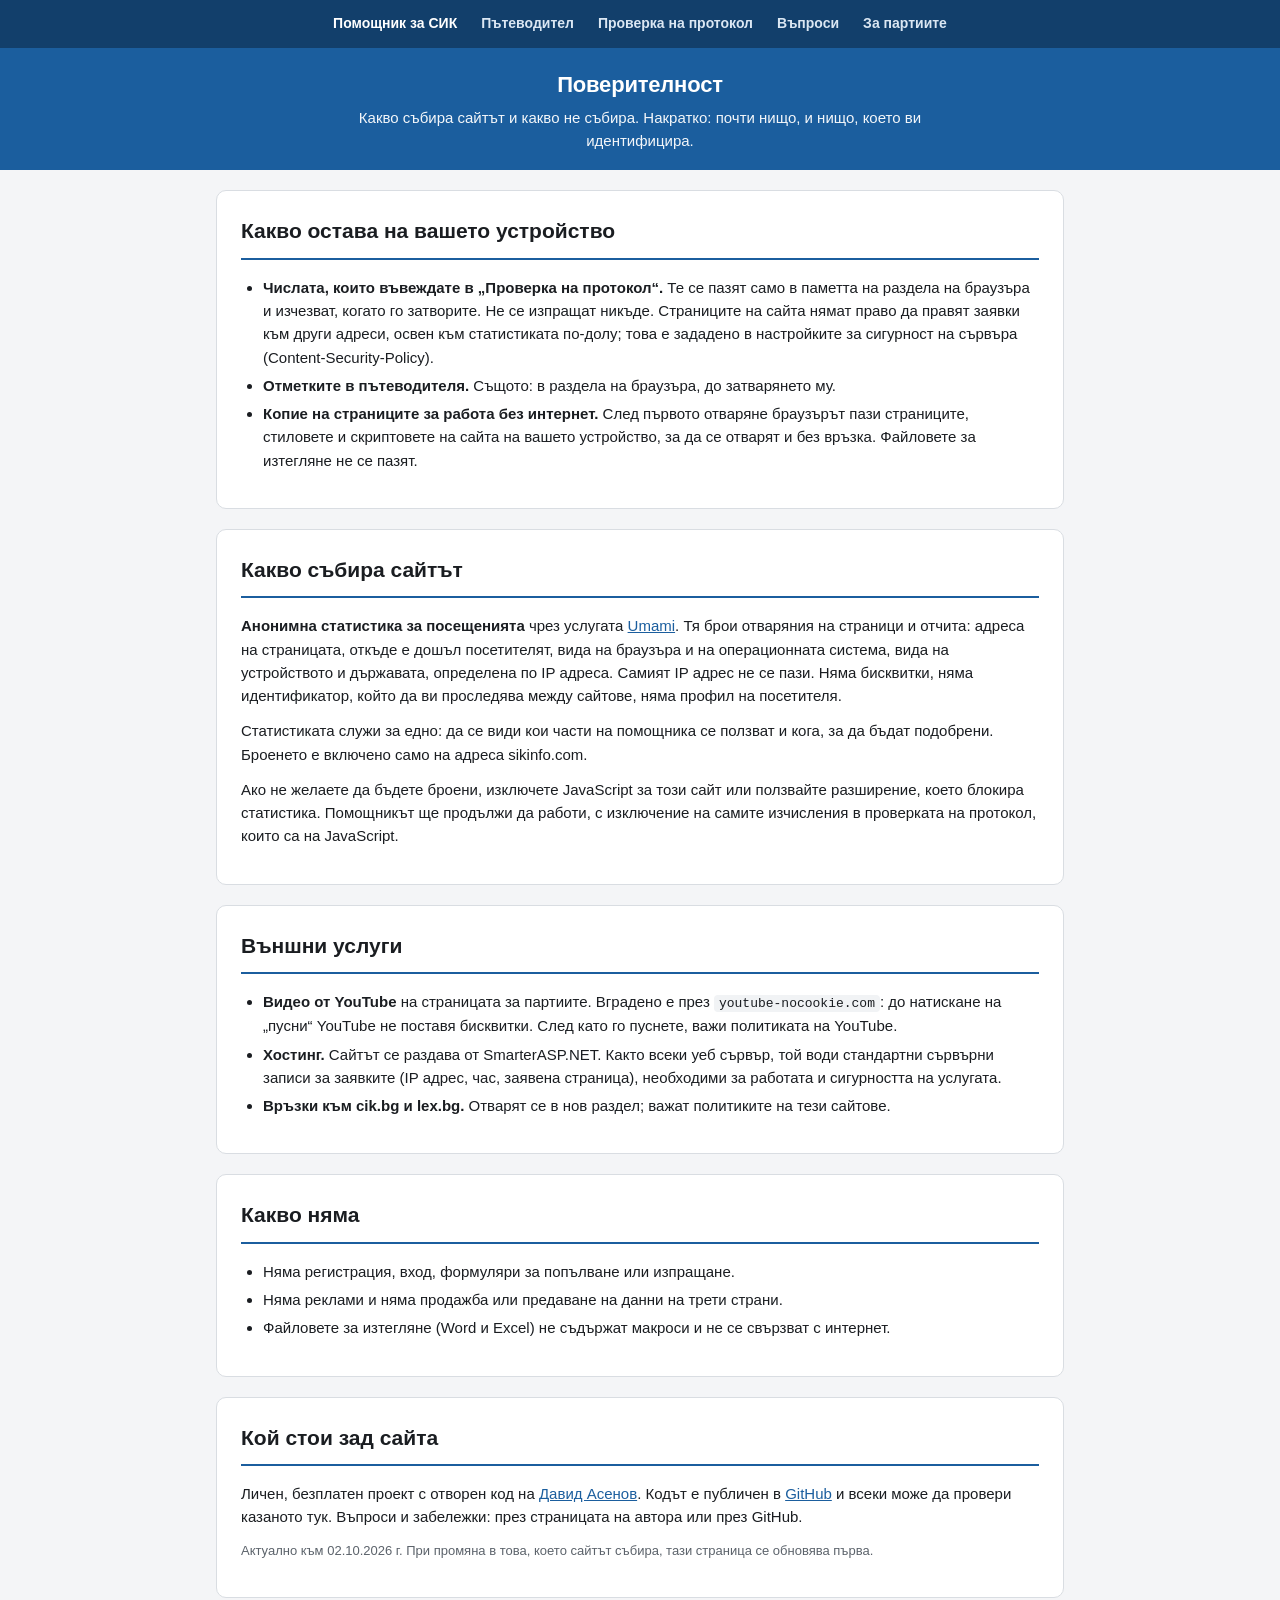
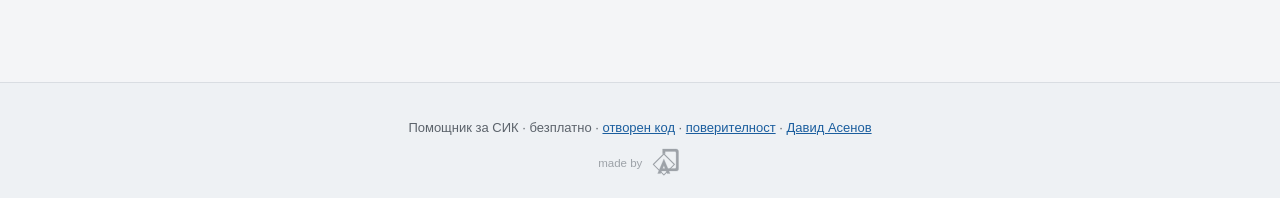
<file: src/SikInfo.Web/wwwroot/poveritelnost.html>
<!DOCTYPE html>
<html lang="bg">
<head>
<meta charset="utf-8">
<meta name="viewport" content="width=device-width, initial-scale=1">
<title>Поверителност · Помощник за СИК</title>
<meta name="description" content="Какво събира и какво не събира сайтът Помощник за СИК: анонимна статистика за посещенията без бисквитки, числата от проверката на протокол остават на вашето устройство.">
<link rel="canonical" href="https://sikinfo.com/poveritelnost.html">
<meta property="og:type" content="website">
<meta property="og:site_name" content="Помощник за СИК">
<meta property="og:url" content="https://sikinfo.com/poveritelnost.html">
<meta property="og:title" content="Поверителност · Помощник за СИК">
<meta property="og:description" content="Какво събира и какво не събира сайтът Помощник за СИК: анонимна статистика за посещенията без бисквитки, числата от проверката на протокол остават на вашето устройство.">
<meta property="og:image" content="https://sikinfo.com/assets/og.png">
<meta property="og:image:width" content="1200">
<meta property="og:image:height" content="630">
<meta property="og:image:alt" content="Помощник за СИК: кой протокол, проверка на числата, въпроси и отговори">
<meta property="og:locale" content="bg_BG">
<meta name="twitter:card" content="summary_large_image">
<meta name="twitter:title" content="Поверителност · Помощник за СИК">
<meta name="twitter:description" content="Какво събира и какво не събира сайтът Помощник за СИК: анонимна статистика за посещенията без бисквитки, числата от проверката на протокол остават на вашето устройство.">
<meta name="twitter:image" content="https://sikinfo.com/assets/og.png">
<link rel="icon" href="data:image/svg+xml,%3Csvg xmlns='http://www.w3.org/2000/svg' viewBox='0 0 32 32'%3E%3Crect width='32' height='32' rx='6' fill='%231b5e9e'/%3E%3Cpath d='M9 8h11l4 4v12a2 2 0 0 1-2 2H9a2 2 0 0 1-2-2V10a2 2 0 0 1 2-2z' fill='%23fff'/%3E%3Cpath d='M11 19l3 3 6-7' stroke='%231b5e9e' stroke-width='2.2' fill='none' stroke-linecap='round' stroke-linejoin='round'/%3E%3C/svg%3E">
<link rel="stylesheet" href="assets/style.css">
</head>
<body>

<nav class="site-nav" aria-label="Основна навигация">
  <a class="brand" href="index.html">Помощник за СИК</a>
  <a href="patevoditel.html">Пътеводител</a>
  <a href="protokol.html">Проверка на протокол</a>
  <a href="vaprosi.html">Въпроси</a>
  <a href="udostoverenia.html">За партиите</a>
</nav>

<header class="hdr slim">
  <h1>Поверителност</h1>
  <p class="lead">Какво събира сайтът и какво не събира. Накратко: почти нищо, и нищо, което ви идентифицира.</p>
</header>

<main class="wrap">

  <section class="card">
    <h2>Какво остава на вашето устройство</h2>
    <ul>
      <li><b>Числата, които въвеждате в „Проверка на протокол“.</b> Те се пазят само в паметта на
        раздела на браузъра и изчезват, когато го затворите. Не се изпращат никъде. Страниците на
        сайта нямат право да правят заявки към други адреси, освен към статистиката по-долу; това е
        зададено в настройките за сигурност на сървъра (Content-Security-Policy).</li>
      <li><b>Отметките в пътеводителя.</b> Същото: в раздела на браузъра, до затварянето му.</li>
      <li><b>Копие на страниците за работа без интернет.</b> След първото отваряне браузърът пази
        страниците, стиловете и скриптовете на сайта на вашето устройство, за да се отварят и без
        връзка. Файловете за изтегляне не се пазят.</li>
    </ul>
  </section>

  <section class="card">
    <h2>Какво събира сайтът</h2>
    <p><b>Анонимна статистика за посещенията</b> чрез услугата <a href="https://umami.is/" rel="noopener">Umami</a>.
      Тя брои отваряния на страници и отчита: адреса на страницата, откъде е дошъл посетителят,
      вида на браузъра и на операционната система, вида на устройството и държавата, определена
      по IP адреса. Самият IP адрес не се пази. Няма бисквитки, няма идентификатор, който да ви
      проследява между сайтове, няма профил на посетителя.</p>
    <p>Статистиката служи за едно: да се види кои части на помощника се ползват и кога, за да бъдат
      подобрени. Броенето е включено само на адреса sikinfo.com.</p>
    <p>Ако не желаете да бъдете броени, изключете JavaScript за този сайт или ползвайте разширение,
      което блокира статистика. Помощникът ще продължи да работи, с изключение на самите изчисления
      в проверката на протокол, които са на JavaScript.</p>
  </section>

  <section class="card">
    <h2>Външни услуги</h2>
    <ul>
      <li><b>Видео от YouTube</b> на страницата за партиите. Вградено е през
        <code>youtube-nocookie.com</code>: до натискане на „пусни“ YouTube не поставя бисквитки.
        След като го пуснете, важи политиката на YouTube.</li>
      <li><b>Хостинг.</b> Сайтът се раздава от SmarterASP.NET. Както всеки уеб сървър, той води
        стандартни сървърни записи за заявките (IP адрес, час, заявена страница), необходими за
        работата и сигурността на услугата.</li>
      <li><b>Връзки към cik.bg и lex.bg.</b> Отварят се в нов раздел; важат политиките на тези сайтове.</li>
    </ul>
  </section>

  <section class="card">
    <h2>Какво няма</h2>
    <ul>
      <li>Няма регистрация, вход, формуляри за попълване или изпращане.</li>
      <li>Няма реклами и няма продажба или предаване на данни на трети страни.</li>
      <li>Файловете за изтегляне (Word и Excel) не съдържат макроси и не се свързват с интернет.</li>
    </ul>
  </section>

  <section class="card">
    <h2>Кой стои зад сайта</h2>
    <p>Личен, безплатен проект с отворен код на <a href="https://davidasenov.com/" rel="noopener me">Давид Асенов</a>.
      Кодът е публичен в <a href="https://github.com/david-asenoff/sikinfo" rel="noopener">GitHub</a> и всеки може да
      провери казаното тук. Въпроси и забележки: през страницата на автора или през GitHub.</p>
    <p class="hint">Актуално към <span data-asof></span> г. При промяна в това, което сайтът събира, тази страница се обновява първа.</p>
  </section>

</main>

<footer class="ftr">
  <p>Помощник за СИК · безплатно ·
    <a href="https://github.com/david-asenoff/sikinfo" rel="noopener">отворен код</a> ·
    <a href="poveritelnost.html" aria-current="page">поверителност</a> ·
    <a href="https://davidasenov.com/" rel="noopener me">Давид Асенов</a></p>
  <p class="ftr-made"><made-by-david></made-by-david></p>
</footer>

<script src="js/data/sources.js" defer></script>
<script src="js/site.js" defer></script>
<script src="js/made-by-david.js" defer></script>
<!-- Анонимна статистика за посещенията (Umami): без бисквитки, брои само на истинския домейн. -->
<script defer src="https://cloud.umami.is/script.js" data-website-id="c1478414-c4bf-4dbf-97e8-e6ee1cd9fdd0" data-domains="sikinfo.com,www.sikinfo.com"></script>
</body>
</html>
</file>
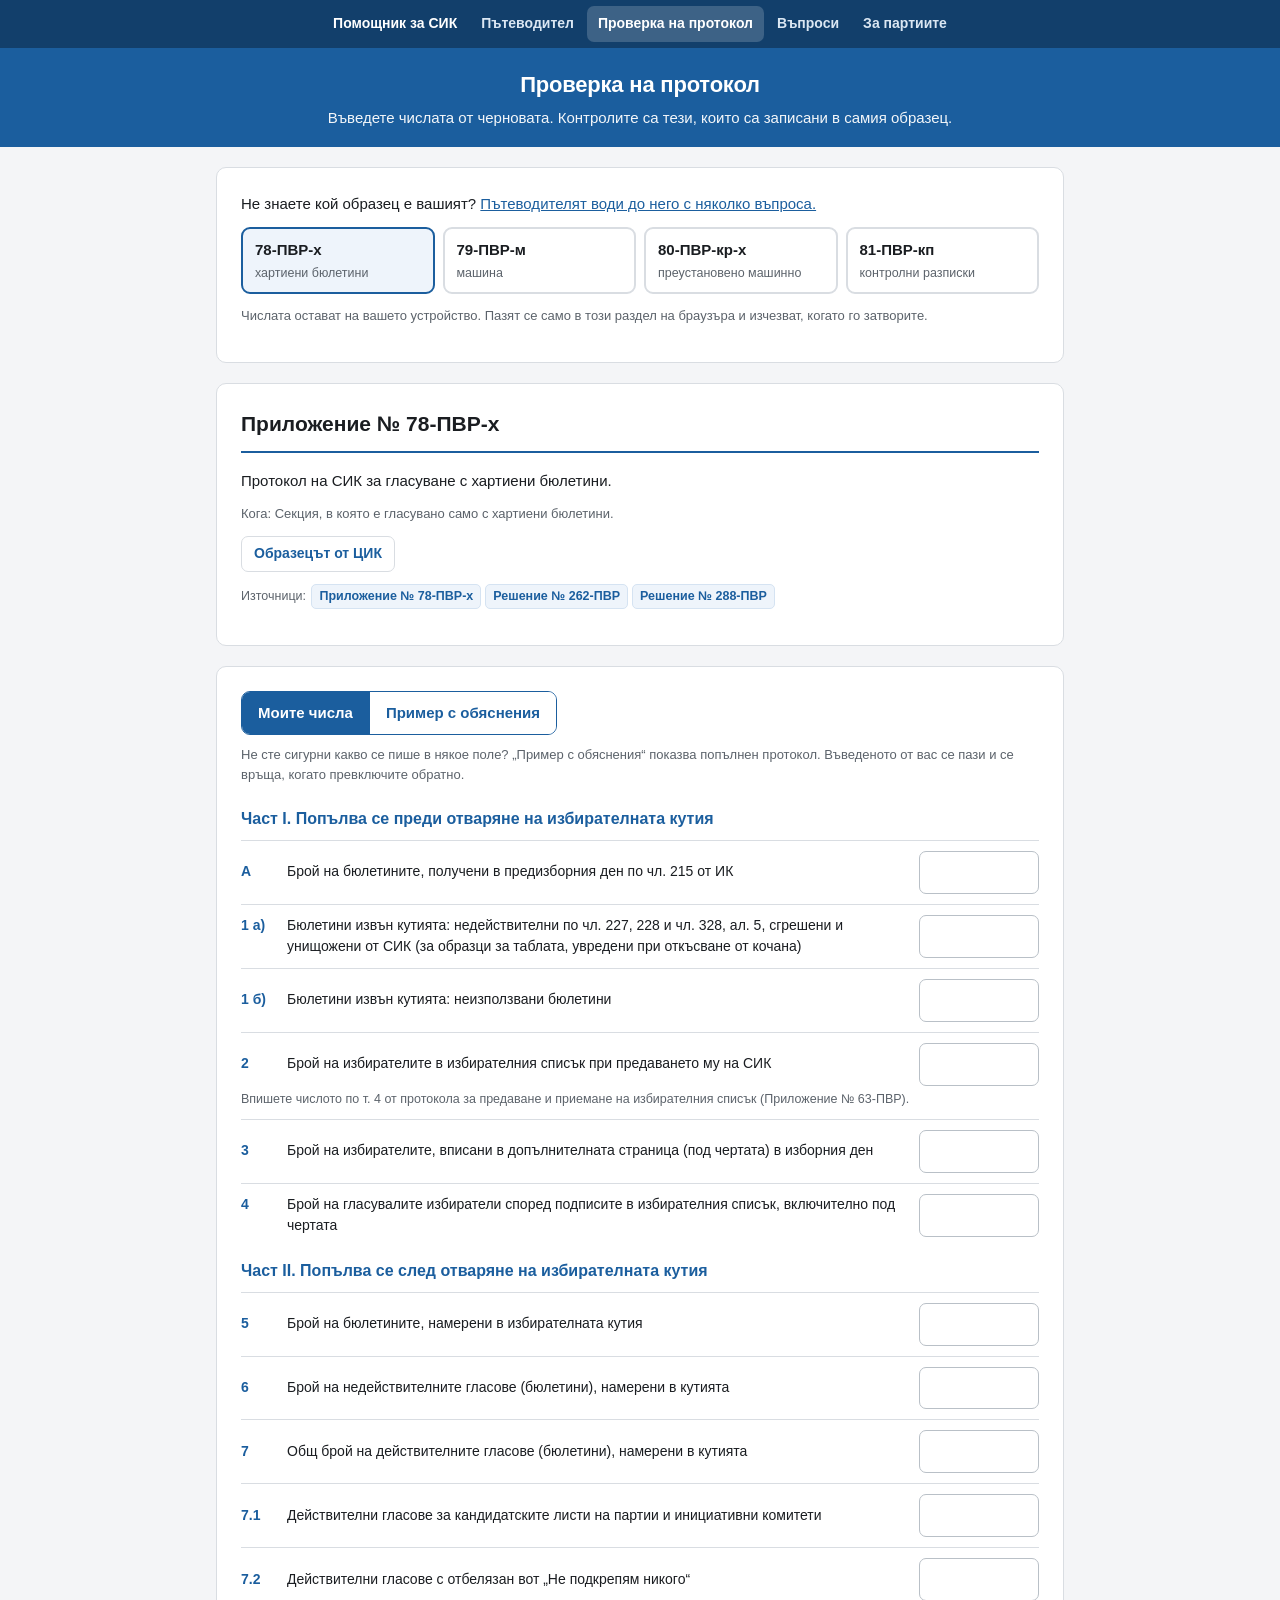
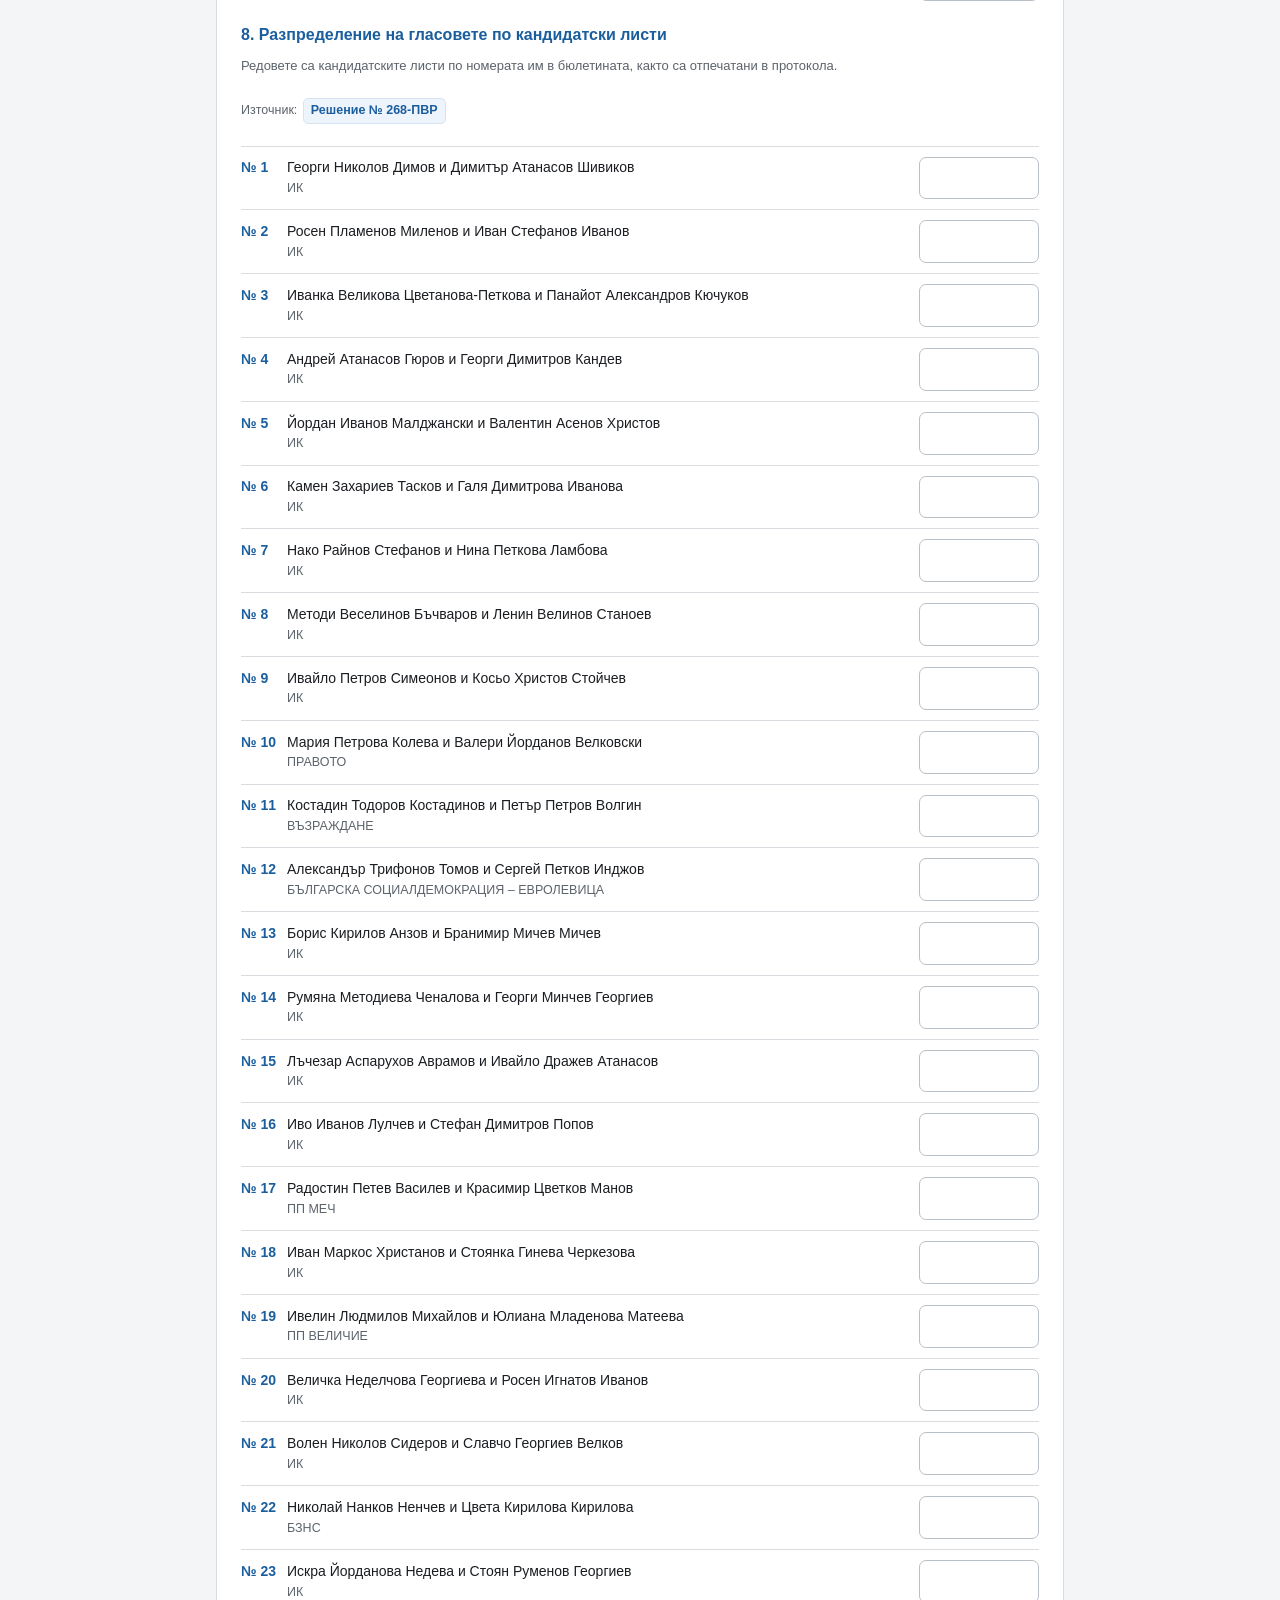
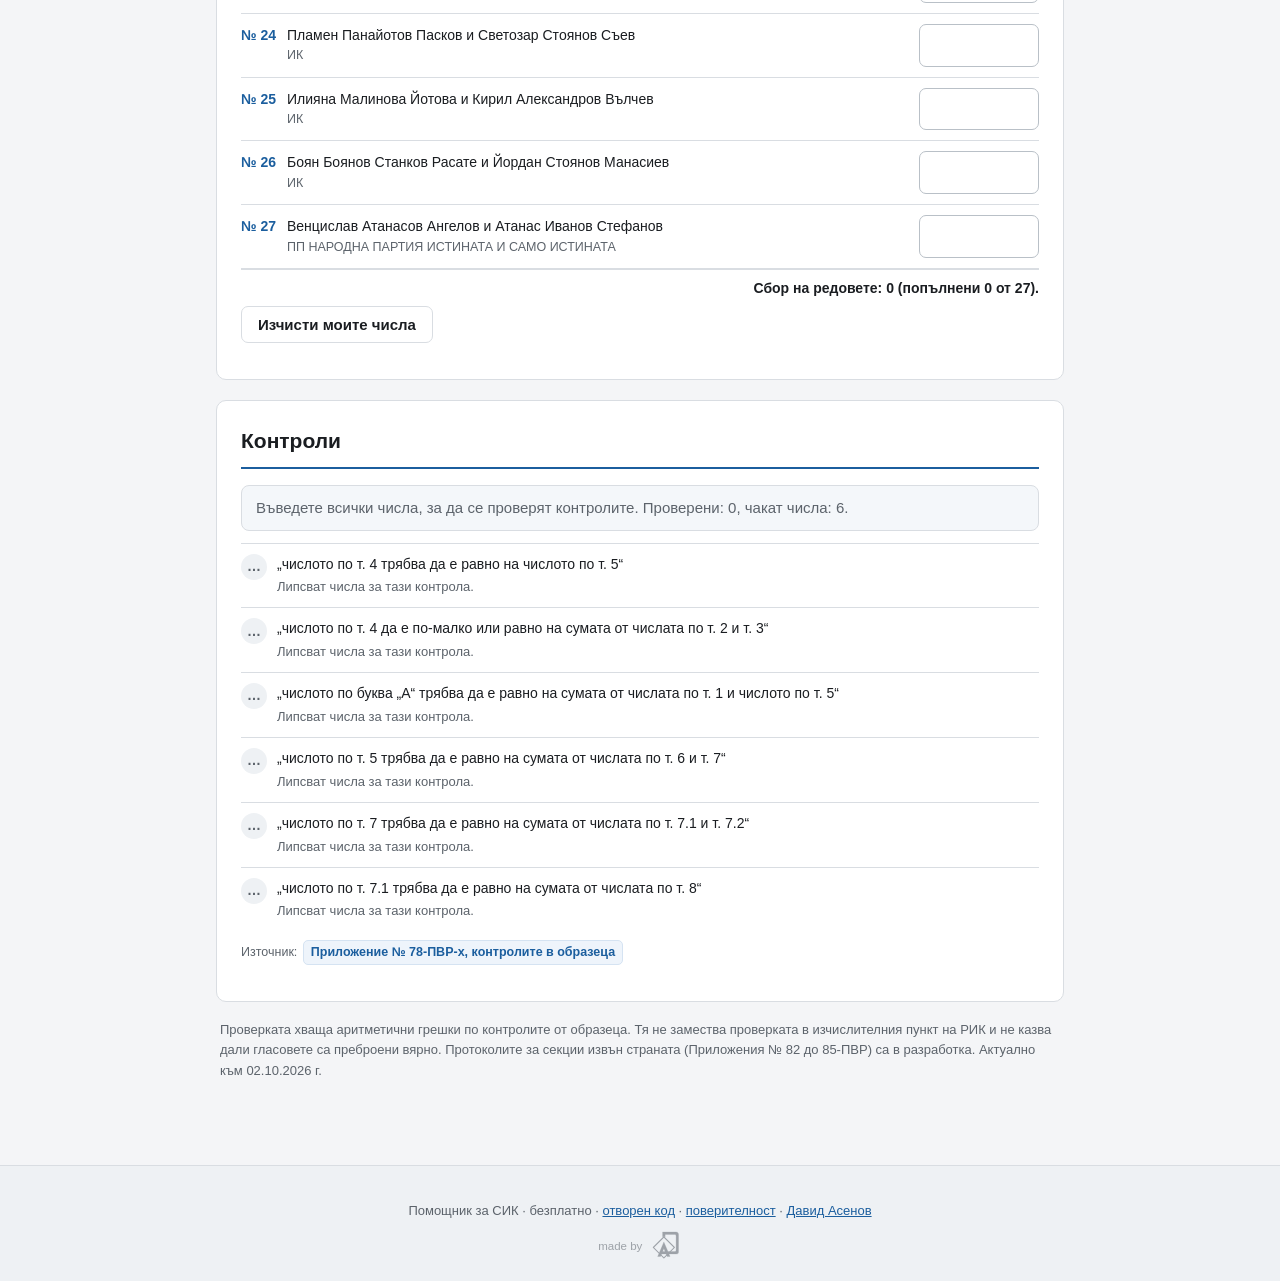
<file: src/SikInfo.Web/wwwroot/protokol.html>
<!DOCTYPE html>
<html lang="bg">
<head>
<meta charset="utf-8">
<meta name="viewport" content="width=device-width, initial-scale=1">
<title>Проверка на протокол на СИК: излизат ли контролите · Помощник за СИК</title>
<meta name="description" content="Проверка на контролите в протокола на СИК: въвеждате числата от черновата и виждате коя контрола от образеца не е спазена. Приложения № 78-ПВР-х, 79-ПВР-м, 80-ПВР-кр-х и 81-ПВР-кп.">
<link rel="canonical" href="https://sikinfo.com/protokol.html">
<meta property="og:type" content="website">
<meta property="og:site_name" content="Помощник за СИК">
<meta property="og:url" content="https://sikinfo.com/protokol.html">
<meta property="og:title" content="Проверка на протокол на СИК: излизат ли контролите">
<meta property="og:description" content="Проверка на контролите в протокола на СИК: въвеждате числата от черновата и виждате коя контрола от образеца не е спазена. Приложения № 78-ПВР-х, 79-ПВР-м, 80-ПВР-кр-х и 81-ПВР-кп.">
<meta property="og:image" content="https://sikinfo.com/assets/og.png">
<meta property="og:image:width" content="1200">
<meta property="og:image:height" content="630">
<meta property="og:image:alt" content="Помощник за СИК: кой протокол, проверка на числата, въпроси и отговори">
<meta property="og:locale" content="bg_BG">
<meta name="twitter:card" content="summary_large_image">
<meta name="twitter:title" content="Проверка на протокол на СИК: излизат ли контролите">
<meta name="twitter:description" content="Проверка на контролите в протокола на СИК: въвеждате числата от черновата и виждате коя контрола от образеца не е спазена. Приложения № 78-ПВР-х, 79-ПВР-м, 80-ПВР-кр-х и 81-ПВР-кп.">
<meta name="twitter:image" content="https://sikinfo.com/assets/og.png">
<link rel="icon" href="data:image/svg+xml,%3Csvg xmlns='http://www.w3.org/2000/svg' viewBox='0 0 32 32'%3E%3Crect width='32' height='32' rx='6' fill='%231b5e9e'/%3E%3Cpath d='M9 8h11l4 4v12a2 2 0 0 1-2 2H9a2 2 0 0 1-2-2V10a2 2 0 0 1 2-2z' fill='%23fff'/%3E%3Cpath d='M11 19l3 3 6-7' stroke='%231b5e9e' stroke-width='2.2' fill='none' stroke-linecap='round' stroke-linejoin='round'/%3E%3C/svg%3E">
<link rel="stylesheet" href="assets/style.css">
</head>
<body>

<nav class="site-nav" aria-label="Основна навигация">
  <a class="brand" href="index.html">Помощник за СИК</a>
  <a href="patevoditel.html">Пътеводител</a>
  <a href="protokol.html" aria-current="page">Проверка на протокол</a>
  <a href="vaprosi.html">Въпроси</a>
  <a href="udostoverenia.html">За партиите</a>
</nav>

<header class="hdr slim">
  <h1>Проверка на протокол</h1>
  <p class="lead">Въведете числата от черновата. Контролите са тези, които са записани в самия образец.</p>
</header>

<main class="wrap">

  <section class="card">
    <p>Не знаете кой образец е вашият? <a href="patevoditel.html#tip">Пътеводителят води до него с няколко въпроса.</a></p>
    <nav id="form-picker" class="tabs" aria-label="Образец на протокол"></nav>
    <p class="hint">Числата остават на вашето устройство. Пазят се само в този раздел на браузъра и изчезват, когато го затворите.</p>
  </section>

  <div id="protocol">
    <section class="card">
      <p>Проверката се нуждае от JavaScript. Ако е изключен, включете го за този сайт. Въведените числа не се изпращат никъде.</p>
    </section>
  </div>

  <p class="hint legal">Проверката хваща аритметични грешки по контролите от образеца. Тя не замества проверката в
    изчислителния пункт на РИК и не казва дали гласовете са преброени вярно. Протоколите за секции извън
    страната (Приложения № 82 до 85-ПВР) са в разработка. Актуално към <span data-asof></span> г.</p>
</main>

<footer class="ftr">
  <p>Помощник за СИК · безплатно ·
    <a href="https://github.com/david-asenoff/sikinfo" rel="noopener">отворен код</a> ·
    <a href="poveritelnost.html">поверителност</a> ·
    <a href="https://davidasenov.com/" rel="noopener me">Давид Асенов</a></p>
  <p class="ftr-made"><made-by-david></made-by-david></p>
</footer>

<script src="js/data/sources.js" defer></script>
<script src="js/data/protocols-data.js" defer></script>
<script src="js/data/ballot-data.js" defer></script>
<script src="js/site.js" defer></script>
<script src="js/protocol.js" defer></script>
<script src="js/made-by-david.js" defer></script>
<!-- Анонимна статистика за посещенията (Umami): без бисквитки, брои само на истинския домейн. -->
<script defer src="https://cloud.umami.is/script.js" data-website-id="c1478414-c4bf-4dbf-97e8-e6ee1cd9fdd0" data-domains="sikinfo.com,www.sikinfo.com"></script>
</body>
</html>
</file>
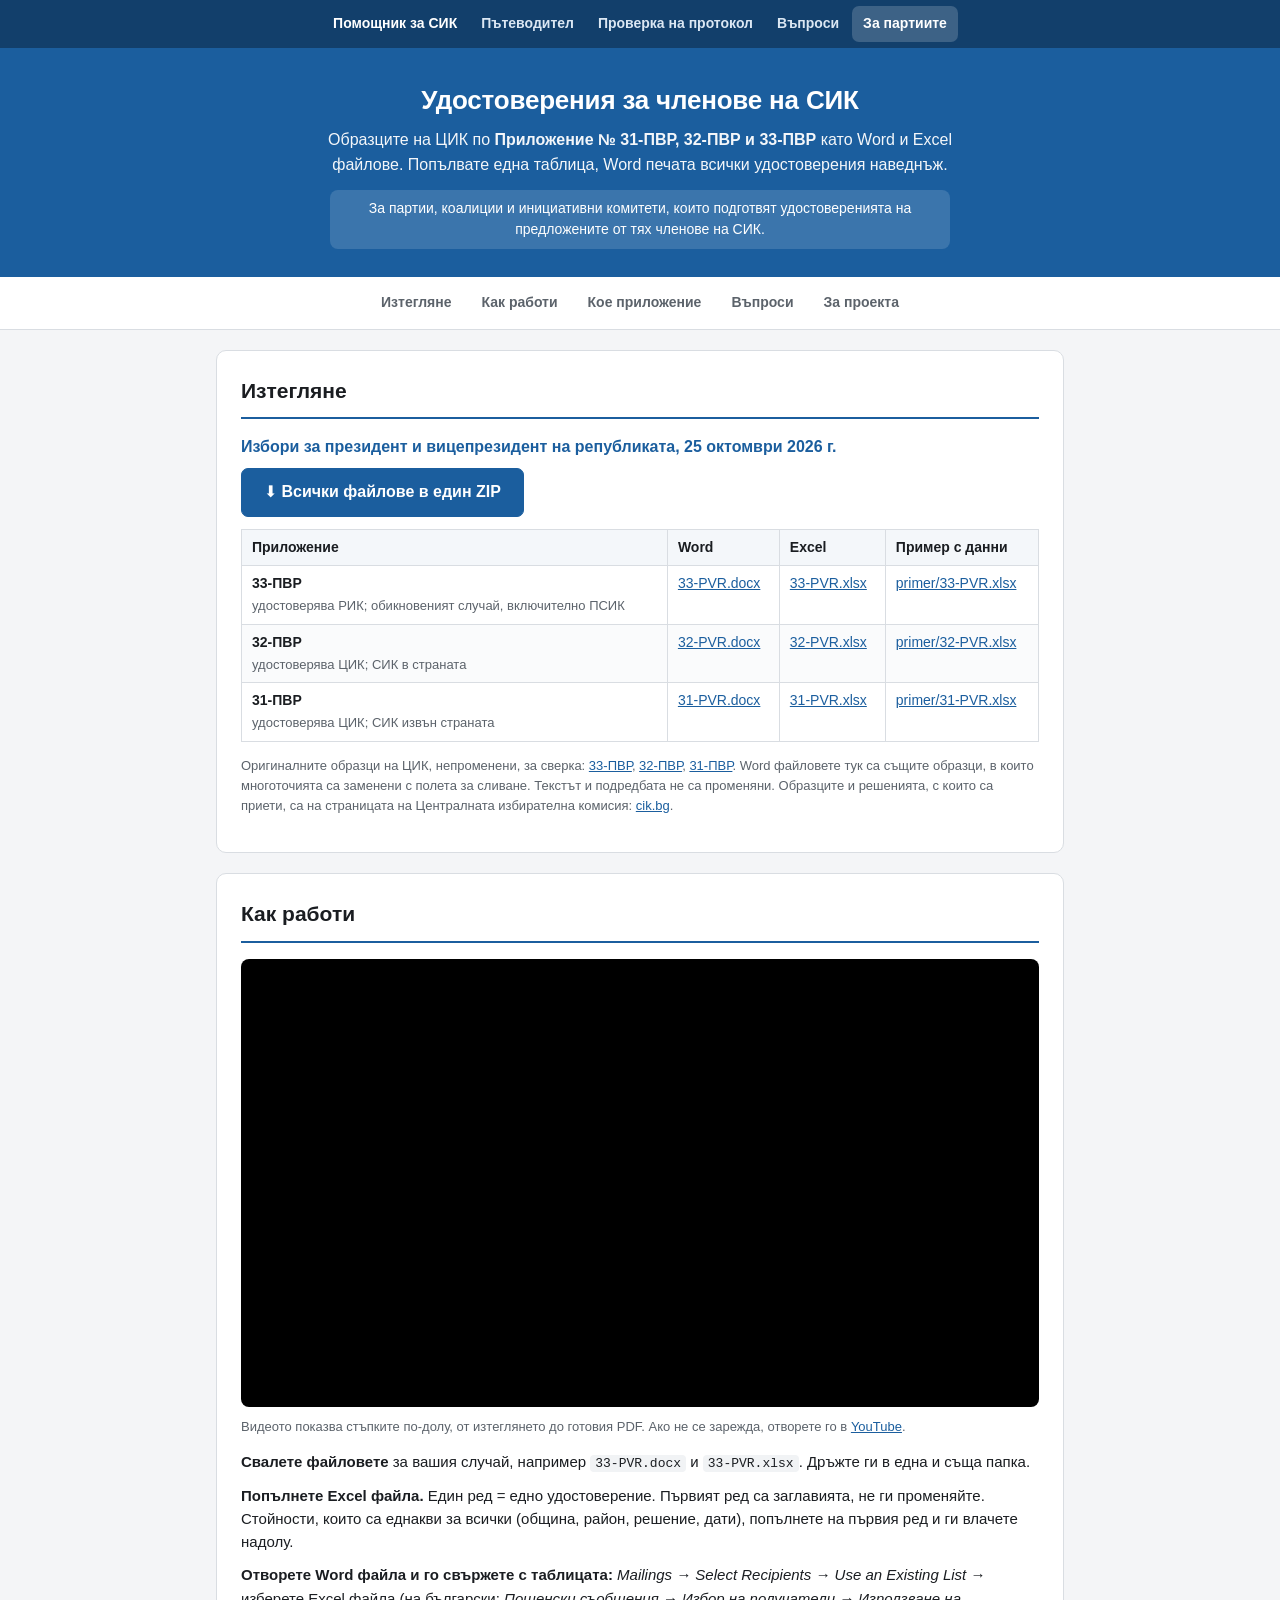
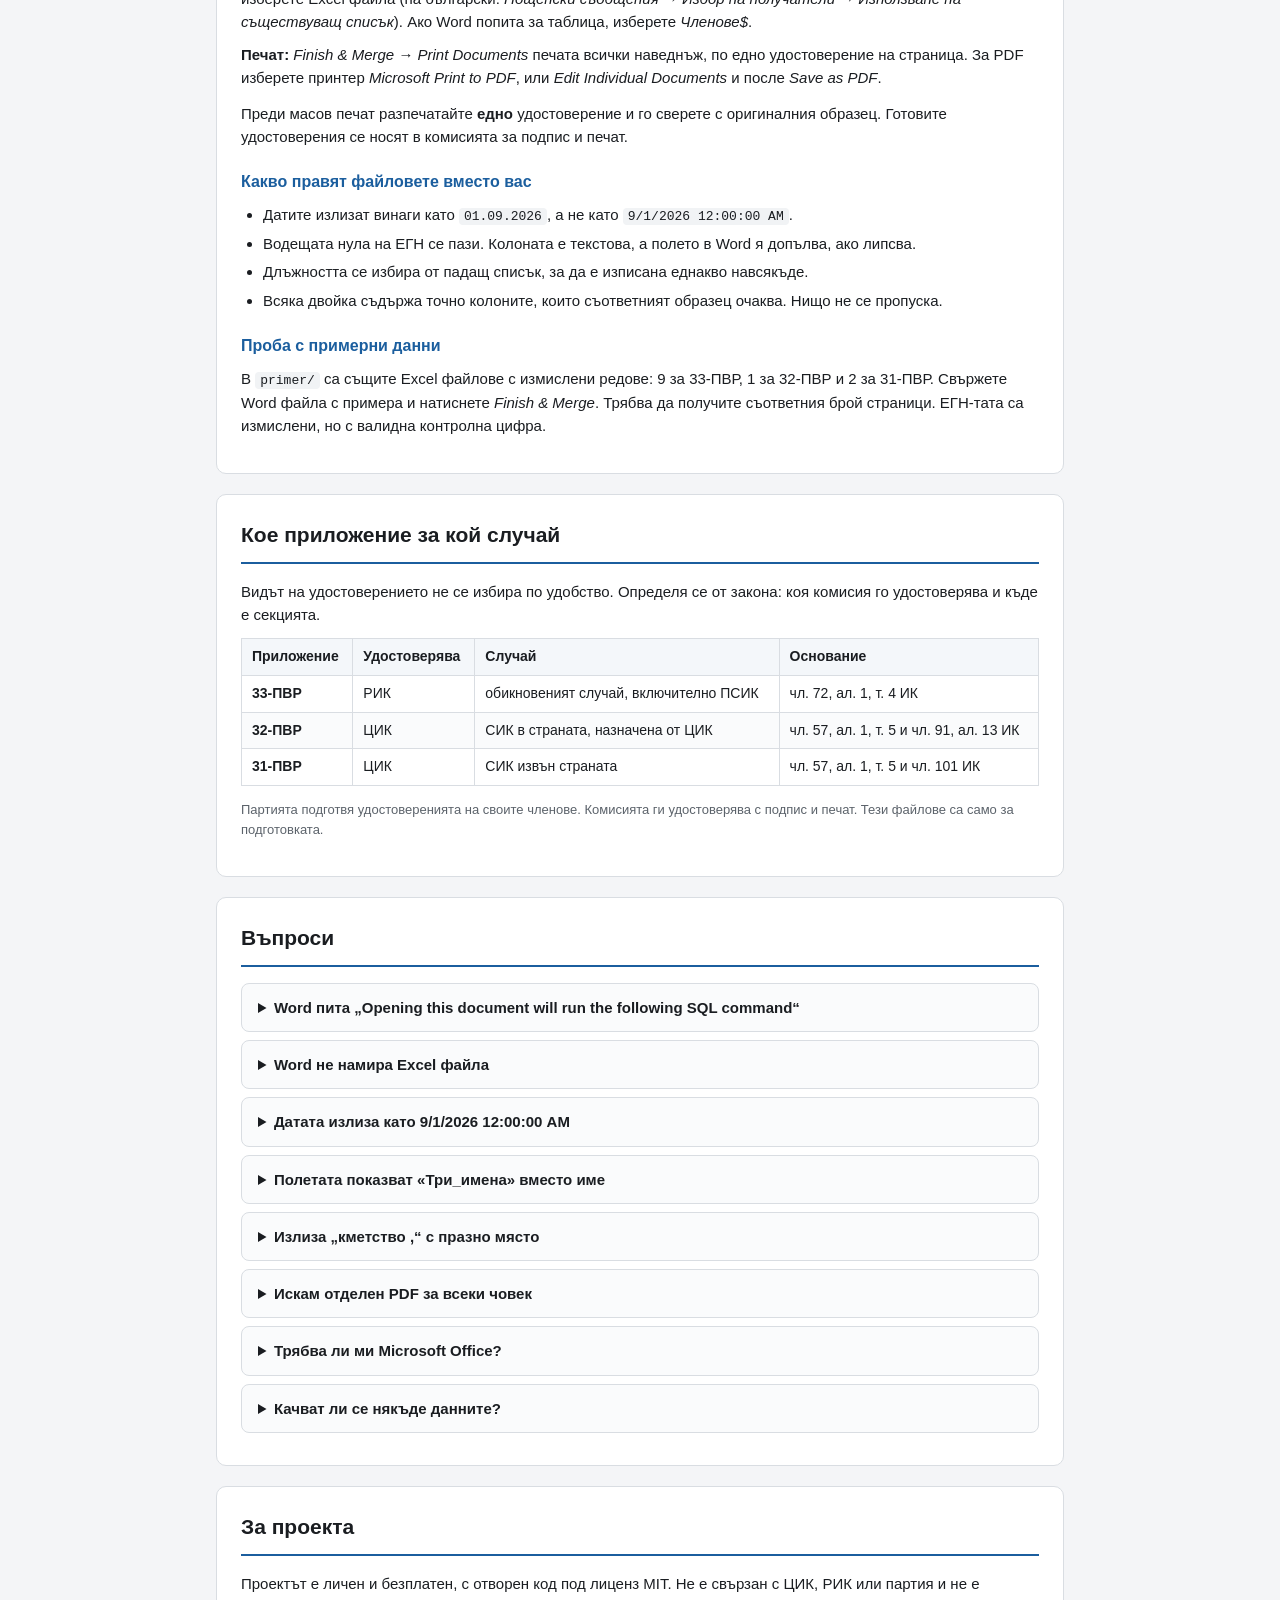
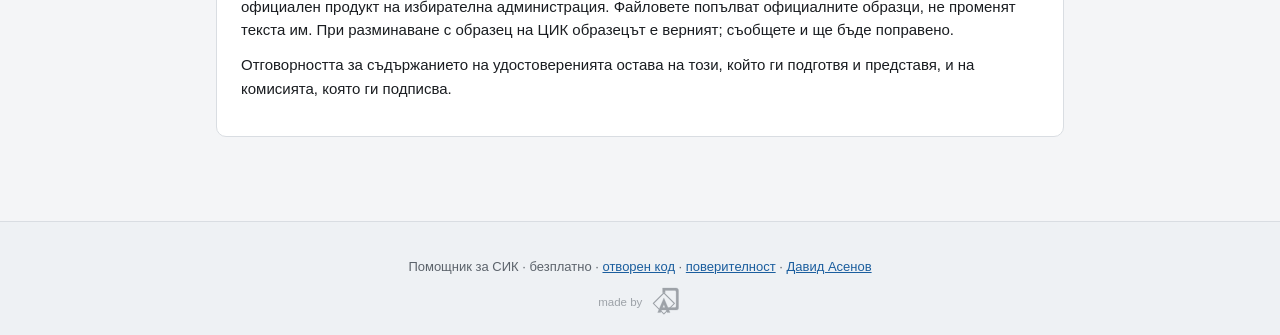
<file: src/SikInfo.Web/wwwroot/udostoverenia.html>
<!DOCTYPE html>
<html lang="bg">
<head>
<meta charset="utf-8">
<meta name="viewport" content="width=device-width, initial-scale=1">
<title>Удостоверения за членове на СИК: файлове за партиите · Помощник за СИК</title>
<meta name="description" content="Готови образци на ЦИК (Приложения № 31-ПВР, 32-ПВР и 33-ПВР) като Word файлове за циркулярен печат с Excel таблица. Попълвате един Excel, Word печата всички удостоверения. Безплатно, с отворен код.">
<link rel="canonical" href="https://sikinfo.com/udostoverenia.html">
<meta property="og:type" content="website">
<meta property="og:site_name" content="Помощник за СИК">
<meta property="og:url" content="https://sikinfo.com/udostoverenia.html">
<meta property="og:title" content="Удостоверения за членове на СИК: файлове за партиите">
<meta property="og:description" content="Готови образци на ЦИК (Приложения № 31-ПВР, 32-ПВР и 33-ПВР) като Word файлове за циркулярен печат с Excel таблица. Попълвате един Excel, Word печата всички удостоверения. Безплатно, с отворен код.">
<meta property="og:image" content="https://sikinfo.com/assets/og.png">
<meta property="og:image:width" content="1200">
<meta property="og:image:height" content="630">
<meta property="og:image:alt" content="Помощник за СИК: кой протокол, проверка на числата, въпроси и отговори">
<meta property="og:locale" content="bg_BG">
<meta name="twitter:card" content="summary_large_image">
<meta name="twitter:title" content="Удостоверения за членове на СИК: файлове за партиите">
<meta name="twitter:description" content="Готови образци на ЦИК (Приложения № 31-ПВР, 32-ПВР и 33-ПВР) като Word файлове за циркулярен печат с Excel таблица. Попълвате един Excel, Word печата всички удостоверения. Безплатно, с отворен код.">
<meta name="twitter:image" content="https://sikinfo.com/assets/og.png">
<link rel="icon" href="data:image/svg+xml,%3Csvg xmlns='http://www.w3.org/2000/svg' viewBox='0 0 32 32'%3E%3Crect width='32' height='32' rx='6' fill='%231b5e9e'/%3E%3Cpath d='M9 8h11l4 4v12a2 2 0 0 1-2 2H9a2 2 0 0 1-2-2V10a2 2 0 0 1 2-2z' fill='%23fff'/%3E%3Cpath d='M11 19l3 3 6-7' stroke='%231b5e9e' stroke-width='2.2' fill='none' stroke-linecap='round' stroke-linejoin='round'/%3E%3C/svg%3E">
<link rel="stylesheet" href="assets/style.css">
</head>
<body>

<nav class="site-nav" aria-label="Основна навигация">
  <a class="brand" href="index.html">Помощник за СИК</a>
  <a href="patevoditel.html">Пътеводител</a>
  <a href="protokol.html">Проверка на протокол</a>
  <a href="vaprosi.html">Въпроси</a>
  <a href="udostoverenia.html" aria-current="page">За партиите</a>
</nav>

<header class="hdr">
  <h1>Удостоверения за членове на СИК</h1>
  <p class="lead">Образците на ЦИК по <strong>Приложение № 31-ПВР, 32-ПВР и 33-ПВР</strong> като
    Word и Excel файлове. Попълвате една таблица, Word печата всички удостоверения наведнъж.</p>
  <p class="note">За партии, коалиции и инициативни комитети, които подготвят удостоверенията
    на предложените от тях членове на СИК.</p>
</header>

<nav class="nav" aria-label="В тази страница">
  <a href="#izteglyane">Изтегляне</a>
  <a href="#kak-raboti">Как работи</a>
  <a href="#prilojenia">Кое приложение</a>
  <a href="#vaprosi">Въпроси</a>
  <a href="#za-proekta">За проекта</a>
</nav>

<main class="wrap">

  <section id="izteglyane" class="card">
    <h2>Изтегляне</h2>
    <h3>Избори за президент и вицепрезидент на републиката, 25 октомври 2026 г.</h3>

    <p class="big"><a class="btn primary" href="2026-10-25-PVR.zip" download>⬇ Всички файлове в един ZIP</a></p>

    <div class="tablewrap">
    <table>
      <thead><tr><th>Приложение</th><th>Word</th><th>Excel</th><th>Пример с данни</th></tr></thead>
      <tbody>
        <tr>
          <td><b>33-ПВР</b><br><span class="muted">удостоверява РИК; обикновеният случай, включително ПСИК</span></td>
          <td><a href="2026-10-25-PVR/33-PVR.docx" download>33-PVR.docx</a></td>
          <td><a href="2026-10-25-PVR/33-PVR.xlsx" download>33-PVR.xlsx</a></td>
          <td><a href="2026-10-25-PVR/primer/33-PVR.xlsx" download>primer/33-PVR.xlsx</a></td>
        </tr>
        <tr>
          <td><b>32-ПВР</b><br><span class="muted">удостоверява ЦИК; СИК в страната</span></td>
          <td><a href="2026-10-25-PVR/32-PVR.docx" download>32-PVR.docx</a></td>
          <td><a href="2026-10-25-PVR/32-PVR.xlsx" download>32-PVR.xlsx</a></td>
          <td><a href="2026-10-25-PVR/primer/32-PVR.xlsx" download>primer/32-PVR.xlsx</a></td>
        </tr>
        <tr>
          <td><b>31-ПВР</b><br><span class="muted">удостоверява ЦИК; СИК извън страната</span></td>
          <td><a href="2026-10-25-PVR/31-PVR.docx" download>31-PVR.docx</a></td>
          <td><a href="2026-10-25-PVR/31-PVR.xlsx" download>31-PVR.xlsx</a></td>
          <td><a href="2026-10-25-PVR/primer/31-PVR.xlsx" download>primer/31-PVR.xlsx</a></td>
        </tr>
      </tbody>
    </table>
    </div>

    <p class="hint">Оригиналните образци на ЦИК, непроменени, за сверка:
      <a href="2026-10-25-PVR/originali/prilojenie-33-PVR.docx" download>33-ПВР</a>,
      <a href="2026-10-25-PVR/originali/prilojenie-32-PVR.docx" download>32-ПВР</a>,
      <a href="2026-10-25-PVR/originali/prilojenie-31-PVR.docx" download>31-ПВР</a>.
      Word файловете тук са същите образци, в които многоточията са заменени с полета за
      сливане. Текстът и подредбата не са променяни. Образците и решенията, с които са приети,
      са на страницата на Централната избирателна комисия:
      <a href="https://www.cik.bg/" rel="noopener">cik.bg</a>.</p>
  </section>

  <section id="kak-raboti" class="card">
    <h2>Как работи</h2>

    <div class="video">
      <iframe src="https://www.youtube-nocookie.com/embed/g_KfN2fqOrg"
              title="Удостоверения за членове на СИК за 2 минути: Excel + Word, безплатно"
              loading="lazy" allowfullscreen
              allow="fullscreen; picture-in-picture"
              referrerpolicy="strict-origin-when-cross-origin"></iframe>
    </div>
    <p class="hint">Видеото показва стъпките по-долу, от изтеглянето до готовия PDF. Ако не се
      зарежда, отворете го в <a href="https://youtu.be/g_KfN2fqOrg" rel="noopener">YouTube</a>.</p>

    <ol class="steps">
      <li><b>Свалете файловете</b> за вашия случай, например <code>33-PVR.docx</code> и
        <code>33-PVR.xlsx</code>. Дръжте ги в една и съща папка.</li>
      <li><b>Попълнете Excel файла.</b> Един ред = едно удостоверение. Първият ред са заглавията,
        не ги променяйте. Стойности, които са еднакви за всички (община, район, решение, дати),
        попълнете на първия ред и ги влачете надолу.</li>
      <li><b>Отворете Word файла и го свържете с таблицата:</b>
        <em>Mailings → Select Recipients → Use an Existing List</em> → изберете Excel файла
        (на български: <em>Пощенски съобщения → Избор на получатели → Използване на съществуващ
        списък</em>). Ако Word попита за таблица, изберете <em>Членове$</em>.</li>
      <li><b>Печат:</b> <em>Finish &amp; Merge → Print Documents</em> печата всички наведнъж, по
        едно удостоверение на страница. За PDF изберете принтер <em>Microsoft Print to PDF</em>,
        или <em>Edit Individual Documents</em> и после <em>Save as PDF</em>.</li>
    </ol>

    <p>Преди масов печат разпечатайте <b>едно</b> удостоверение и го сверете с оригиналния
      образец. Готовите удостоверения се носят в комисията за подпис и печат.</p>

    <h3>Какво правят файловете вместо вас</h3>
    <ul>
      <li>Датите излизат винаги като <code>01.09.2026</code>, а не като <code>9/1/2026 12:00:00 AM</code>.</li>
      <li>Водещата нула на ЕГН се пази. Колоната е текстова, а полето в Word я допълва, ако липсва.</li>
      <li>Длъжността се избира от падащ списък, за да е изписана еднакво навсякъде.</li>
      <li>Всяка двойка съдържа точно колоните, които съответният образец очаква. Нищо не се пропуска.</li>
    </ul>

    <h3>Проба с примерни данни</h3>
    <p>В <code>primer/</code> са същите Excel файлове с измислени редове: 9 за 33-ПВР, 1 за 32-ПВР
      и 2 за 31-ПВР. Свържете Word файла с примера и натиснете <em>Finish &amp; Merge</em>. Трябва
      да получите съответния брой страници. ЕГН-тата са измислени, но с валидна контролна цифра.</p>
  </section>

  <section id="prilojenia" class="card">
    <h2>Кое приложение за кой случай</h2>
    <p>Видът на удостоверението не се избира по удобство. Определя се от закона: коя комисия го
      удостоверява и къде е секцията.</p>
    <div class="tablewrap">
    <table>
      <thead><tr><th>Приложение</th><th>Удостоверява</th><th>Случай</th><th>Основание</th></tr></thead>
      <tbody>
        <tr><td><b>33-ПВР</b></td><td>РИК</td><td>обикновеният случай, включително ПСИК</td><td>чл. 72, ал. 1, т. 4 ИК</td></tr>
        <tr><td><b>32-ПВР</b></td><td>ЦИК</td><td>СИК в страната, назначена от ЦИК</td><td>чл. 57, ал. 1, т. 5 и чл. 91, ал. 13 ИК</td></tr>
        <tr><td><b>31-ПВР</b></td><td>ЦИК</td><td>СИК извън страната</td><td>чл. 57, ал. 1, т. 5 и чл. 101 ИК</td></tr>
      </tbody>
    </table>
    </div>
    <p class="hint">Партията подготвя удостоверенията на своите членове. Комисията ги удостоверява
      с подпис и печат. Тези файлове са само за подготовката.</p>
  </section>

  <section id="vaprosi" class="card">
    <h2>Въпроси</h2>

    <details>
      <summary>Word пита „Opening this document will run the following SQL command“</summary>
      <p>Нормално е, когато файлът вече е бил свързан с таблицата. Отговорете <em>Yes</em>. При
        <em>No</em> документът се отваря без данни и трябва да го свържете отново.</p>
    </details>
    <details>
      <summary>Word не намира Excel файла</summary>
      <p>Файловете са били преместени поотделно. Натиснете <em>Find Data Source</em> и посочете
        Excel файла, или повторете <em>Select Recipients</em>. Най-сигурно е двата файла винаги да са
        в една и съща папка.</p>
    </details>
    <details>
      <summary>Датата излиза като 9/1/2026 12:00:00 AM</summary>
      <p>В Excel клетката е въведена като текст. Изтрийте я и въведете отново, например
        <code>1.9.2026</code>. Excel я превръща в дата, а Word я показва като <code>01.09.2026</code>.</p>
    </details>
    <details>
      <summary>Полетата показват «Три_имена» вместо име</summary>
      <p>Документът не е свързан с таблицата. Изпълнете стъпка 3.</p>
    </details>
    <details>
      <summary>Излиза „кметство ,“ с празно място</summary>
      <p>Клетката е празна. Ако кметство няма, така и трябва да остане, както е в образеца. Ако
        не искате празно място, попълнете „–“.</p>
    </details>
    <details>
      <summary>Искам отделен PDF за всеки човек</summary>
      <p>Word прави един общ файл, по едно удостоверение на страница. Разделете го след това с
        безплатен инструмент за PDF, или печатайте на части през <em>Edit Individual Documents</em>
        с диапазон <em>From … To</em>.</p>
    </details>
    <details>
      <summary>Трябва ли ми Microsoft Office?</summary>
      <p>Файловете са правени и проверени с Word и Excel. LibreOffice също има циркулярен печат,
        но стъпките са различни и не са проверявани тук.</p>
    </details>
    <details>
      <summary>Качват ли се някъде данните?</summary>
      <p>Не. Този сайт само раздава файлове. Няма формуляри и няма регистрация. Сайтът брои
        само посещенията, анонимно и без бисквитки. Външното съдържание е видеото от YouTube. Попълването и печатът стават на вашия компютър, в Word и Excel.</p>
    </details>
  </section>

  <section id="za-proekta" class="card">
    <h2>За проекта</h2>
    <p>Проектът е личен и безплатен, с отворен код под лиценз MIT. Не е свързан с ЦИК, РИК или
      партия и не е официален продукт на избирателна администрация. Файловете попълват
      официалните образци, не променят текста им. При разминаване с образец на ЦИК образецът е
      верният; съобщете и ще бъде поправено.</p>
    <p>Отговорността за съдържанието на удостоверенията остава на този, който ги подготвя и
      представя, и на комисията, която ги подписва.</p>
  </section>

</main>

<footer class="ftr">
  <p>Помощник за СИК · безплатно ·
    <a href="https://github.com/david-asenoff/sikinfo" rel="noopener">отворен код</a> ·
    <a href="poveritelnost.html">поверителност</a> ·
    <a href="https://davidasenov.com/" rel="noopener me">Давид Асенов</a></p>
  <p class="ftr-made"><made-by-david></made-by-david></p>
</footer>

<script src="js/data/sources.js" defer></script>
<script src="js/site.js" defer></script>
<script src="js/made-by-david.js" defer></script>
<!-- Анонимна статистика за посещенията (Umami): без бисквитки, брои само на истинския домейн. -->
<script defer src="https://cloud.umami.is/script.js" data-website-id="c1478414-c4bf-4dbf-97e8-e6ee1cd9fdd0" data-domains="sikinfo.com,www.sikinfo.com"></script>
</body>
</html>
</file>
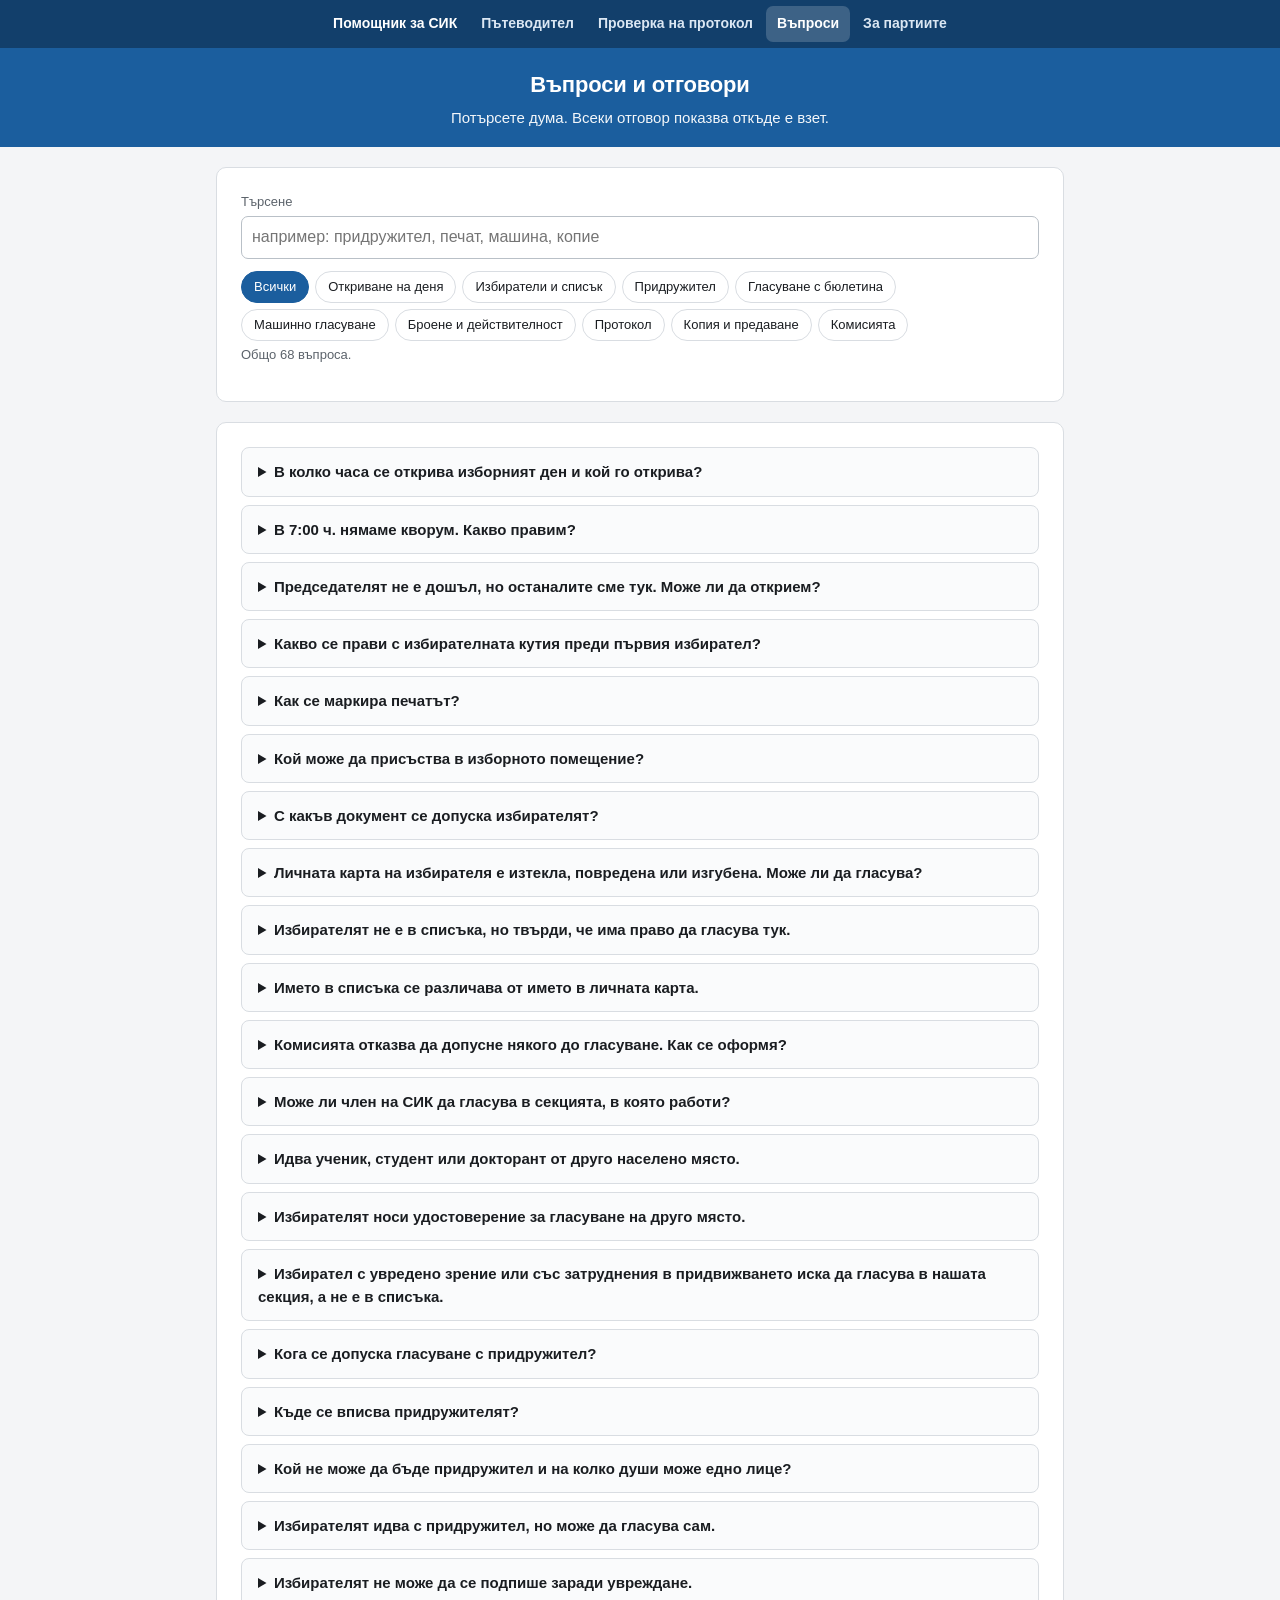
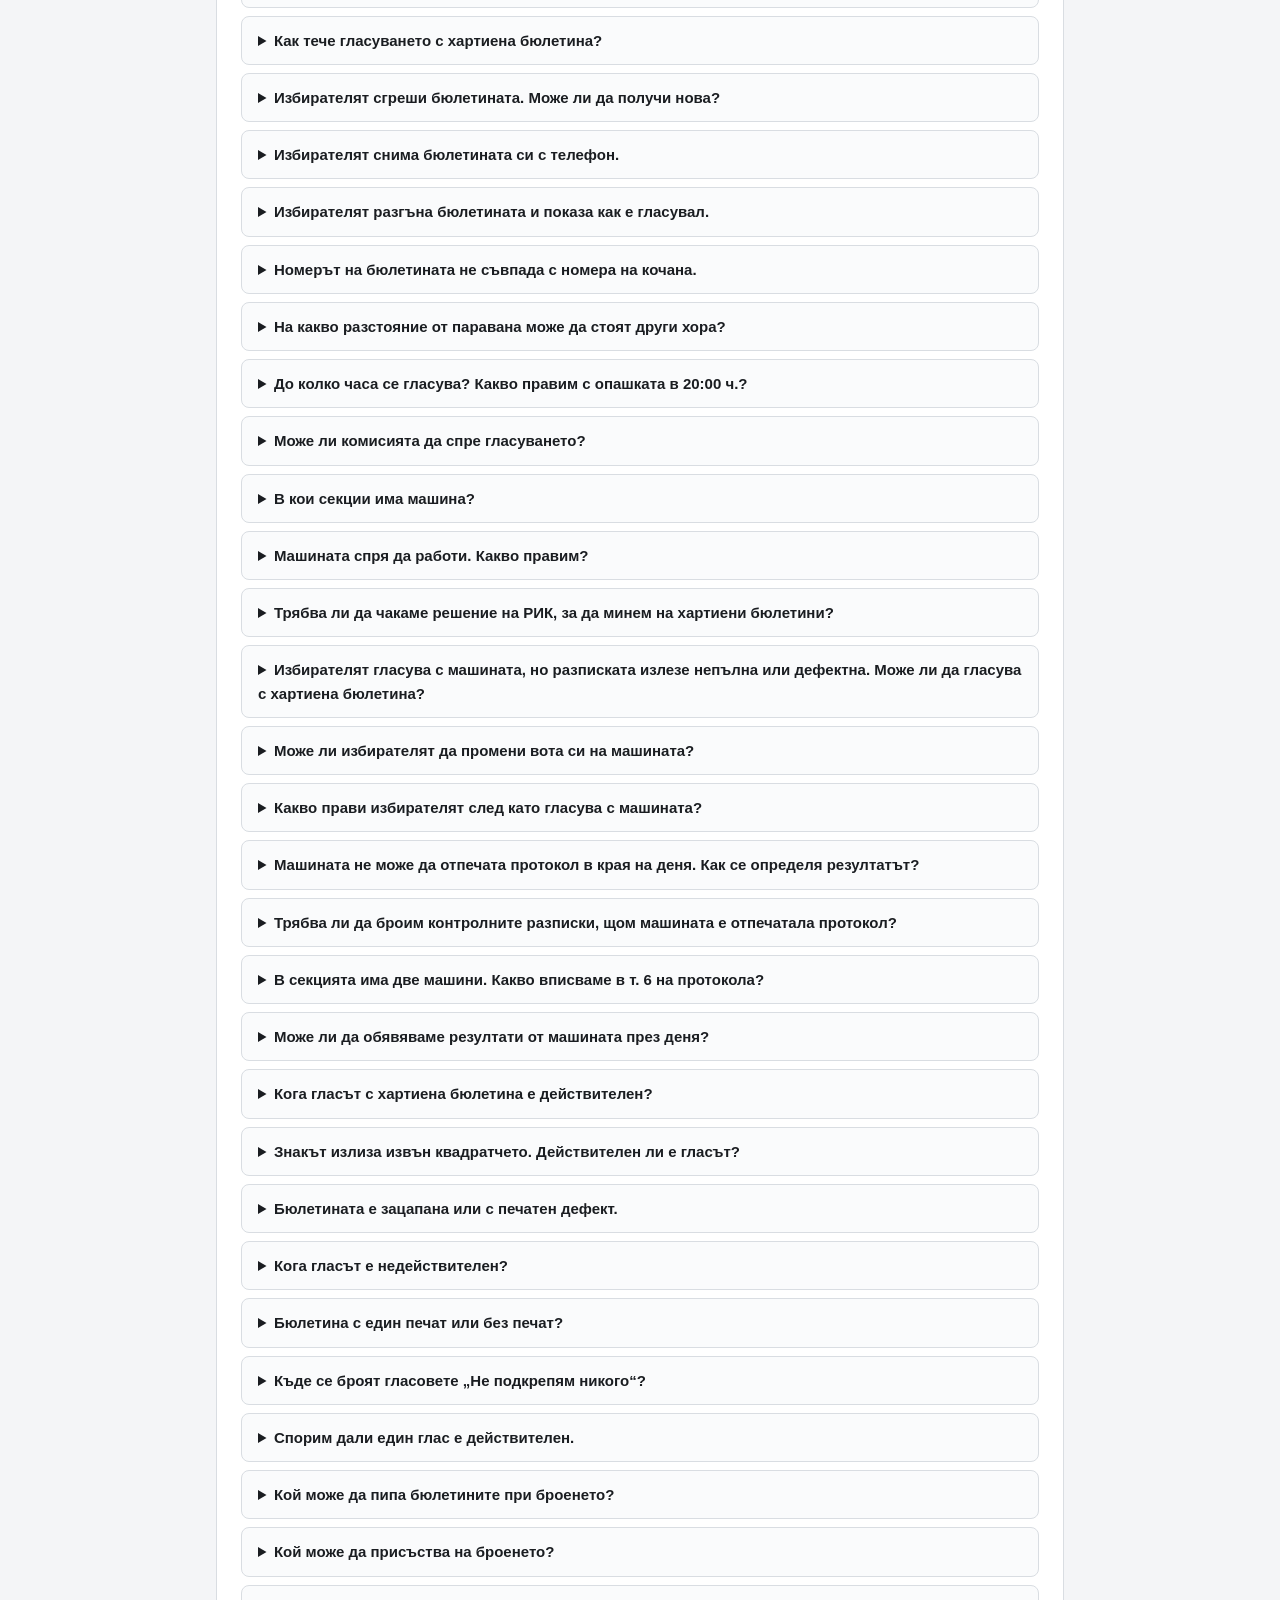
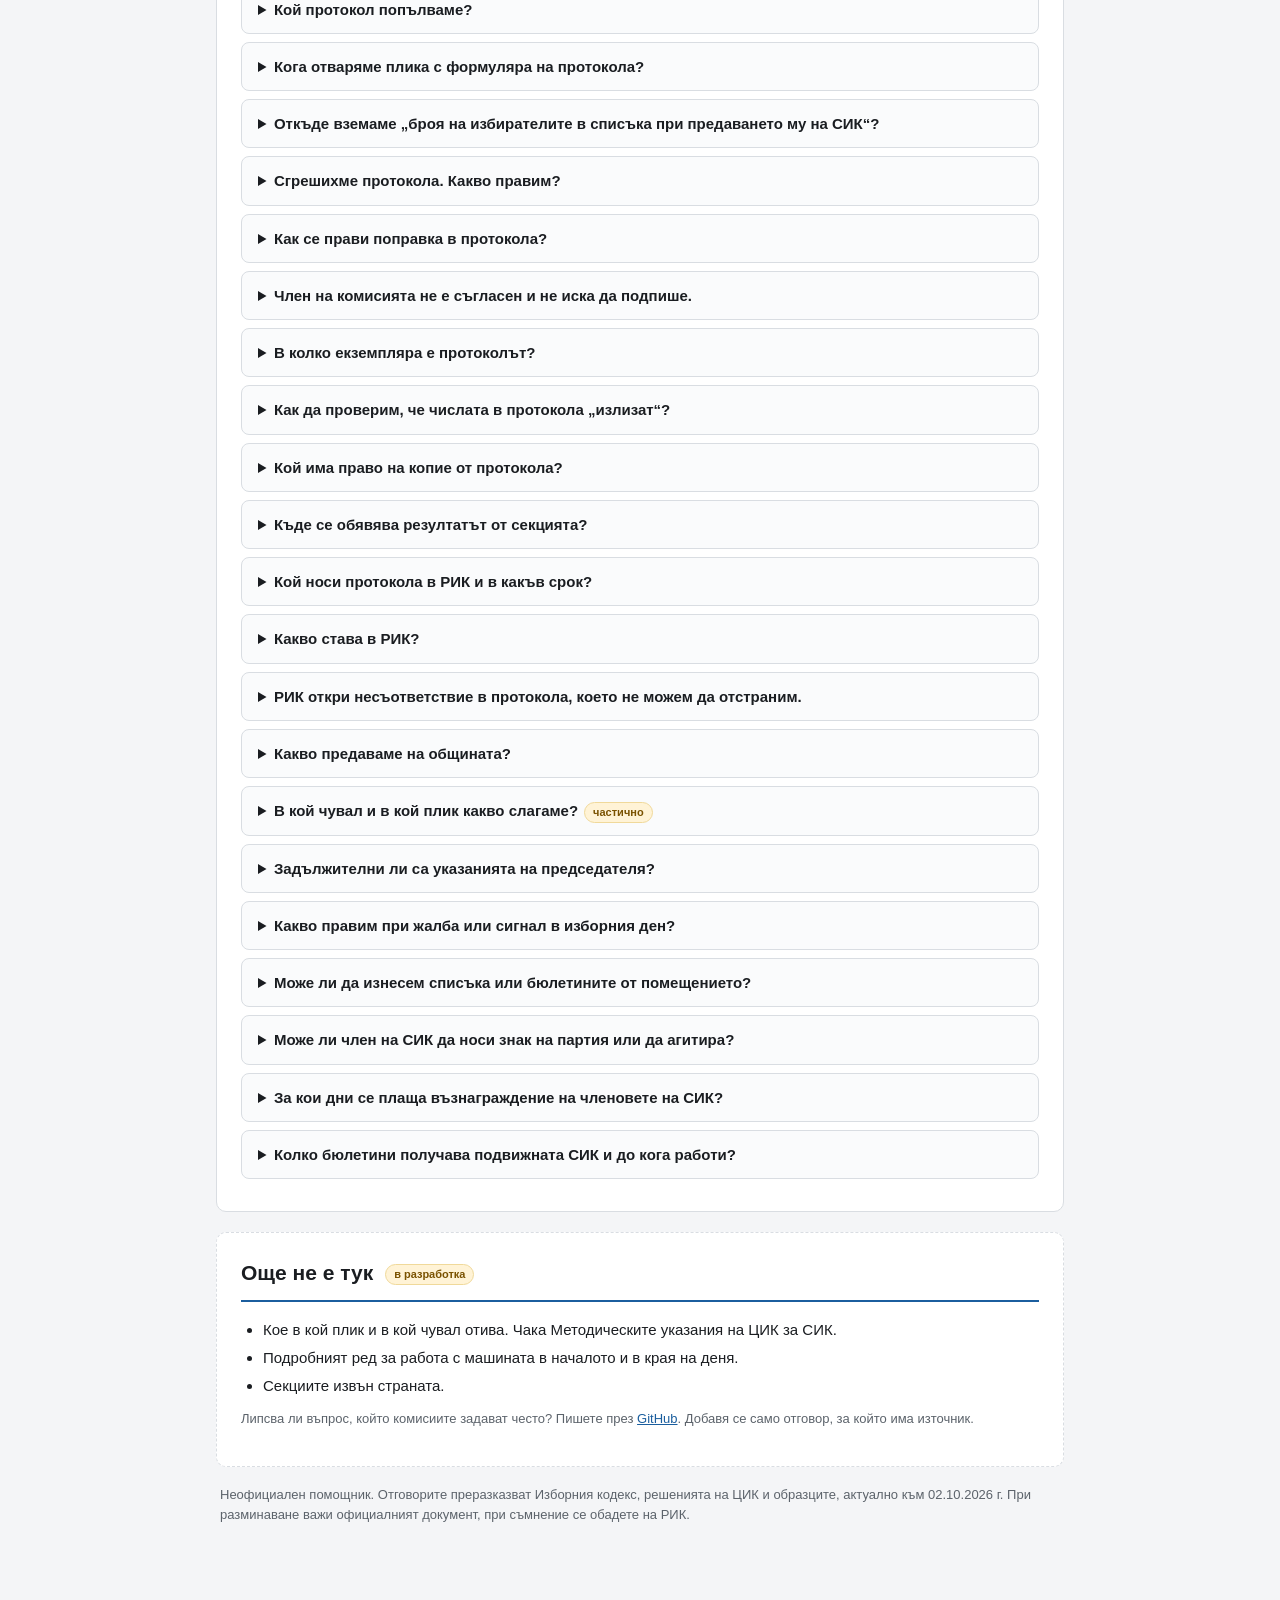
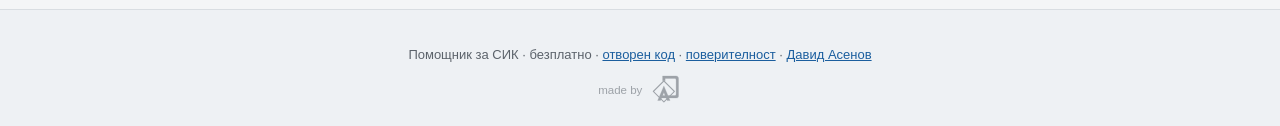
<file: src/SikInfo.Web/wwwroot/vaprosi.html>
<!DOCTYPE html>
<html lang="bg">
<head>
<meta charset="utf-8">
<meta name="viewport" content="width=device-width, initial-scale=1">
<title>Въпроси и отговори за членове на СИК в изборния ден · Помощник за СИК</title>
<meta name="description" content="Честите въпроси на членовете на СИК в изборния ден, с отговор и източник: избирателен списък, придружител, машинно гласуване, действителност на гласа, протокол, копия и предаване.">
<link rel="canonical" href="https://sikinfo.com/vaprosi.html">
<meta property="og:type" content="website">
<meta property="og:site_name" content="Помощник за СИК">
<meta property="og:url" content="https://sikinfo.com/vaprosi.html">
<meta property="og:title" content="Въпроси и отговори за членове на СИК в изборния ден">
<meta property="og:description" content="Честите въпроси на членовете на СИК в изборния ден, с отговор и източник: избирателен списък, придружител, машинно гласуване, действителност на гласа, протокол, копия и предаване.">
<meta property="og:image" content="https://sikinfo.com/assets/og.png">
<meta property="og:image:width" content="1200">
<meta property="og:image:height" content="630">
<meta property="og:image:alt" content="Помощник за СИК: кой протокол, проверка на числата, въпроси и отговори">
<meta property="og:locale" content="bg_BG">
<meta name="twitter:card" content="summary_large_image">
<meta name="twitter:title" content="Въпроси и отговори за членове на СИК в изборния ден">
<meta name="twitter:description" content="Честите въпроси на членовете на СИК в изборния ден, с отговор и източник: избирателен списък, придружител, машинно гласуване, действителност на гласа, протокол, копия и предаване.">
<meta name="twitter:image" content="https://sikinfo.com/assets/og.png">
<link rel="icon" href="data:image/svg+xml,%3Csvg xmlns='http://www.w3.org/2000/svg' viewBox='0 0 32 32'%3E%3Crect width='32' height='32' rx='6' fill='%231b5e9e'/%3E%3Cpath d='M9 8h11l4 4v12a2 2 0 0 1-2 2H9a2 2 0 0 1-2-2V10a2 2 0 0 1 2-2z' fill='%23fff'/%3E%3Cpath d='M11 19l3 3 6-7' stroke='%231b5e9e' stroke-width='2.2' fill='none' stroke-linecap='round' stroke-linejoin='round'/%3E%3C/svg%3E">
<link rel="stylesheet" href="assets/style.css">
</head>
<body>

<nav class="site-nav" aria-label="Основна навигация">
  <a class="brand" href="index.html">Помощник за СИК</a>
  <a href="patevoditel.html">Пътеводител</a>
  <a href="protokol.html">Проверка на протокол</a>
  <a href="vaprosi.html" aria-current="page">Въпроси</a>
  <a href="udostoverenia.html">За партиите</a>
</nav>

<header class="hdr slim">
  <h1>Въпроси и отговори</h1>
  <p class="lead">Потърсете дума. Всеки отговор показва откъде е взет.</p>
</header>

<main class="wrap">

  <section class="card">
    <label class="search-label" for="faq-search">Търсене</label>
    <input id="faq-search" class="search" type="search" placeholder="например: придружител, печат, машина, копие" autocomplete="off">
    <div id="faq-cats" class="chips" aria-label="Теми"></div>
    <p id="faq-count" class="hint" aria-live="polite"></p>
  </section>

  <section class="card">
    <div id="faq-list">
<!-- static:faq -->
<details class="faq" id="v1" data-cat="Откриване на деня"><summary>В колко часа се открива изборният ден и кой го открива?</summary><p class="faq-a">В 7:00 ч. председателят разпечатва изборното помещение и открива деня, ако присъстват повече от половината от членовете на комисията.</p><p class="srcs"><span class="srcs-label">Източник: </span><a class="src" href="https://lex.bg/laws/ldoc/2136112596" target="_blank" rel="noopener" title="Изборен кодекс (посл. изм. ДВ, бр. 71 от 2026 г.)">чл. 229, ал. 1 ИК</a></p></details>
<details class="faq" id="v2" data-cat="Откриване на деня"><summary>В 7:00 ч. нямаме кворум. Какво правим?</summary><p class="faq-a">Уведомявате РИК. Ако до един час не се явят достатъчно членове, РИК назначава необходимия брой от резервните членове на мястото на неявилите се.</p><p class="srcs"><span class="srcs-label">Източник: </span><a class="src" href="https://lex.bg/laws/ldoc/2136112596" target="_blank" rel="noopener" title="Изборен кодекс (посл. изм. ДВ, бр. 71 от 2026 г.)">чл. 229, ал. 1 и 2 ИК</a></p></details>
<details class="faq" id="v3" data-cat="Откриване на деня"><summary>Председателят не е дошъл, но останалите сме тук. Може ли да открием?</summary><p class="faq-a">Да, ако са се явили повече от половината членове. Помещението се разпечатва и денят се открива от заместник-председателя, а това се вписва в протокола на СИК. РИК назначава заместник-председателя за председател, а член на комисията за заместник-председател.</p><p class="srcs"><span class="srcs-label">Източник: </span><a class="src" href="https://lex.bg/laws/ldoc/2136112596" target="_blank" rel="noopener" title="Изборен кодекс (посл. изм. ДВ, бр. 71 от 2026 г.)">чл. 229, ал. 1 и 3 ИК</a></p></details>
<details class="faq" id="v4" data-cat="Откриване на деня"><summary>Какво се прави с избирателната кутия преди първия избирател?</summary><p class="faq-a">Председателят проверява дали кутията е изправна и празна. После тя се затваря, запечатва се с хартиени ленти, подписани от присъстващите членове, и се подпечатва с печата на комисията.</p><p class="srcs"><span class="srcs-label">Източник: </span><a class="src" href="https://lex.bg/laws/ldoc/2136112596" target="_blank" rel="noopener" title="Изборен кодекс (посл. изм. ДВ, бр. 71 от 2026 г.)">чл. 230, ал. 3 ИК</a></p></details>
<details class="faq" id="v5" data-cat="Откриване на деня"><summary>Как се маркира печатът?</summary><p class="faq-a">При откриването на деня председателят и определен с решение на комисията член маркират печата по уникален начин. Съставя се протокол (Приложение № 72-ПВР), подписан от членовете, с не по-малко от три отпечатъка от маркирания печат.</p><p class="srcs"><span class="srcs-label">Източници: </span><a class="src" href="https://lex.bg/laws/ldoc/2136112596" target="_blank" rel="noopener" title="Изборен кодекс (посл. изм. ДВ, бр. 71 от 2026 г.)">чл. 230, ал. 4 ИК</a><a class="src" href="https://www.cik.bg/upload/283172/%D0%9F%D1%80%D0%B8%D0%BB%D0%BE%D0%B6%D0%B5%D0%BD%D0%B8%D0%B5+%E2%84%96+72-%D0%9F%D0%92%D0%A0+-+%D0%9F%D1%80%D0%BE%D1%82%D0%BE%D0%BA%D0%BE%D0%BB+%D0%B7%D0%B0+%D0%BC%D0%B0%D1%80%D0%BA%D0%B8%D1%80%D0%B0%D0%BD%D0%B5+%D0%BD%D0%B0+%D0%BF%D0%B5%D1%87%D0%B0%D1%82%D0%B0+%D0%BD%D0%B0+%D0%A1%D0%98%D0%9A-%D0%9F%D0%A1%D0%98%D0%9A.doc" target="_blank" rel="noopener" title="Протокол за маркиране на печата на СИК/ПСИК">Приложение № 72-ПВР</a></p></details>
<details class="faq" id="v6" data-cat="Откриване на деня"><summary>Кой може да присъства в изборното помещение?</summary><p class="faq-a">При откриването: кандидати, застъпници, представители на партии, коалиции и инициативни комитети, наблюдатели, журналисти и избиратели. По време на гласуването: само застъпници, представители, наблюдатели и журналисти. От една партия, коалиция или инициативен комитет може да присъства само един застъпник или представител. Те нямат право да пречат на гласуването.</p><p class="srcs"><span class="srcs-label">Източници: </span><a class="src" href="https://lex.bg/laws/ldoc/2136112596" target="_blank" rel="noopener" title="Изборен кодекс (посл. изм. ДВ, бр. 71 от 2026 г.)">чл. 230, ал. 2 ИК</a><a class="src" href="https://lex.bg/laws/ldoc/2136112596" target="_blank" rel="noopener" title="Изборен кодекс (посл. изм. ДВ, бр. 71 от 2026 г.)">чл. 232 ИК</a></p></details>
<details class="faq" id="v7" data-cat="Избиратели и списък"><summary>С какъв документ се допуска избирателят?</summary><p class="faq-a">С лична карта, или с личен (зелен) паспорт за страната за избирателите, които не са подменили документите си. Самоличността се проверява от председателя или от член, определен с решение на комисията преди откриването на деня.</p><p class="srcs"><span class="srcs-label">Източник: </span><a class="src" href="https://lex.bg/laws/ldoc/2136112596" target="_blank" rel="noopener" title="Изборен кодекс (посл. изм. ДВ, бр. 71 от 2026 г.)">чл. 263, ал. 1 ИК</a></p></details>
<details class="faq" id="v8" data-cat="Избиратели и списък"><summary>Личната карта на избирателя е изтекла, повредена или изгубена. Може ли да гласува?</summary><p class="faq-a">Да, ако представи удостоверение за издаване на лични документи. Върху удостоверението се отбелязва, че лицето е гласувало, датата и номерът на секцията.</p><p class="srcs"><span class="srcs-label">Източници: </span><a class="src" href="https://lex.bg/laws/ldoc/2136112596" target="_blank" rel="noopener" title="Изборен кодекс (посл. изм. ДВ, бр. 71 от 2026 г.)">чл. 263, ал. 1 ИК</a><a class="src" href="https://lex.bg/laws/ldoc/2136112596" target="_blank" rel="noopener" title="Изборен кодекс (посл. изм. ДВ, бр. 71 от 2026 г.)">чл. 264, ал. 5 ИК</a></p></details>
<details class="faq" id="v9" data-cat="Избиратели и списък"><summary>Избирателят не е в списъка, но твърди, че има право да гласува тук.</summary><p class="faq-a">Проверявате в списъка на заличените лица. Ако има право да гласува, всичките му данни се вписват в допълнителната страница на избирателния списък и той се допуска. Избирателят подава декларация, че не е гласувал и няма да гласува на друго място (Приложение № 23-ПВР), която се прилага към списъка.</p><p class="srcs"><span class="srcs-label">Източници: </span><a class="src" href="https://lex.bg/laws/ldoc/2136112596" target="_blank" rel="noopener" title="Изборен кодекс (посл. изм. ДВ, бр. 71 от 2026 г.)">чл. 264, ал. 4 ИК</a><a class="src" href="https://www.cik.bg/upload/281245/%D0%9F%D1%80%D0%B8%D0%BB%D0%BE%D0%B6%D0%B5%D0%BD%D0%B8%D0%B5+%E2%84%96+23-%D0%9F%D0%92%D0%A0+-+%D0%94%D0%B5%D0%BA%D0%BB%D0%B0%D1%80%D0%B0%D1%86%D0%B8%D1%8F+%D0%BF%D1%80%D0%B5%D0%B4+%D0%A1%D0%98%D0%9A+%D0%BD%D0%B5%D0%B3%D0%BB%D0%B0%D1%81%D1%83%D0%B2%D0%B0%D0%BB+%D0%BD%D0%B0+%D0%B4%D1%80%D1%83%D0%B3%D0%BE+%D0%BC%D1%8F%D1%81%D1%82%D0%BE.docx" target="_blank" rel="noopener" title="Декларация пред СИК, че избирателят не е гласувал и няма да гласува на друго място">Приложение № 23-ПВР</a></p></details>
<details class="faq" id="v10" data-cat="Избиратели и списък"><summary>Името в списъка се различава от името в личната карта.</summary><p class="faq-a">Когато постоянният адрес съвпада, имената от документа за самоличност се записват в графа „Забележки“ на избирателния списък и избирателят гласува.</p><p class="srcs"><span class="srcs-label">Източник: </span><a class="src" href="https://lex.bg/laws/ldoc/2136112596" target="_blank" rel="noopener" title="Изборен кодекс (посл. изм. ДВ, бр. 71 от 2026 г.)">чл. 264, ал. 2 ИК</a></p></details>
<details class="faq" id="v11" data-cat="Избиратели и списък"><summary>Комисията отказва да допусне някого до гласуване. Как се оформя?</summary><p class="faq-a">Решението е писмено и се връчва на лицето. То може да го оспори пред РИК, която се произнася незабавно.</p><p class="srcs"><span class="srcs-label">Източници: </span><a class="src" href="https://lex.bg/laws/ldoc/2136112596" target="_blank" rel="noopener" title="Изборен кодекс (посл. изм. ДВ, бр. 71 от 2026 г.)">чл. 100, ал. 4 ИК</a><a class="src" href="https://www.cik.bg/upload/281245/%D0%9F%D1%80%D0%B8%D0%BB%D0%BE%D0%B6%D0%B5%D0%BD%D0%B8%D0%B5+%E2%84%96+23-%D0%9F%D0%92%D0%A0+-+%D0%94%D0%B5%D0%BA%D0%BB%D0%B0%D1%80%D0%B0%D1%86%D0%B8%D1%8F+%D0%BF%D1%80%D0%B5%D0%B4+%D0%A1%D0%98%D0%9A+%D0%BD%D0%B5%D0%B3%D0%BB%D0%B0%D1%81%D1%83%D0%B2%D0%B0%D0%BB+%D0%BD%D0%B0+%D0%B4%D1%80%D1%83%D0%B3%D0%BE+%D0%BC%D1%8F%D1%81%D1%82%D0%BE.docx" target="_blank" rel="noopener" title="Декларация пред СИК, че избирателят не е гласувал и няма да гласува на друго място">Приложение № 23-ПВР</a></p></details>
<details class="faq" id="v12" data-cat="Избиратели и списък"><summary>Може ли член на СИК да гласува в секцията, в която работи?</summary><p class="faq-a">Да. Членовете на СИК, охраната на секцията и поддръжката на машините се вписват в допълнителната страница на списъка, ако имат право да гласуват, и подават декларация, че не са гласували и няма да гласуват на друго място.</p><p class="srcs"><span class="srcs-label">Източници: </span><a class="src" href="https://lex.bg/laws/ldoc/2136112596" target="_blank" rel="noopener" title="Изборен кодекс (посл. изм. ДВ, бр. 71 от 2026 г.)">чл. 233 ИК</a><a class="src" href="https://www.cik.bg/upload/281245/%D0%9F%D1%80%D0%B8%D0%BB%D0%BE%D0%B6%D0%B5%D0%BD%D0%B8%D0%B5+%E2%84%96+23-%D0%9F%D0%92%D0%A0+-+%D0%94%D0%B5%D0%BA%D0%BB%D0%B0%D1%80%D0%B0%D1%86%D0%B8%D1%8F+%D0%BF%D1%80%D0%B5%D0%B4+%D0%A1%D0%98%D0%9A+%D0%BD%D0%B5%D0%B3%D0%BB%D0%B0%D1%81%D1%83%D0%B2%D0%B0%D0%BB+%D0%BD%D0%B0+%D0%B4%D1%80%D1%83%D0%B3%D0%BE+%D0%BC%D1%8F%D1%81%D1%82%D0%BE.docx" target="_blank" rel="noopener" title="Декларация пред СИК, че избирателят не е гласувал и няма да гласува на друго място">Приложение № 23-ПВР</a></p></details>
<details class="faq" id="v13" data-cat="Избиратели и списък"><summary>Идва ученик, студент или докторант от друго населено място.</summary><p class="faq-a">Може да гласува в секция по избор в населеното място, където учи, ако то е различно от това по постоянен адрес. Представя документ за самоличност, заверена за учебната година или семестъра книжка (или документ за редовно обучение) и декларация, че не е гласувал другаде. Вписва се в допълнителната страница. След подписа му в книжката се вписва датата на изборите и че е гласувал, и тя се подписва от председателя или секретаря и един член, предложени от различни партии и коалиции.</p><p class="srcs"><span class="srcs-label">Източник: </span><a class="src" href="https://lex.bg/laws/ldoc/2136112596" target="_blank" rel="noopener" title="Изборен кодекс (посл. изм. ДВ, бр. 71 от 2026 г.)">чл. 241 ИК</a></p></details>
<details class="faq" id="v14" data-cat="Избиратели и списък"><summary>Избирателят носи удостоверение за гласуване на друго място.</summary><p class="faq-a">Вписва се в допълнителната страница на списъка с всичките си данни. Удостоверението се предава на комисията, проверява се и се прилага към избирателния списък.</p><p class="srcs"><span class="srcs-label">Източник: </span><a class="src" href="https://lex.bg/laws/ldoc/2136112596" target="_blank" rel="noopener" title="Изборен кодекс (посл. изм. ДВ, бр. 71 от 2026 г.)">чл. 240 ИК</a></p></details>
<details class="faq" id="v15" data-cat="Избиратели и списък"><summary>Избирател с увредено зрение или със затруднения в придвижването иска да гласува в нашата секция, а не е в списъка.</summary><p class="faq-a">Такъв избирател може да гласува в избрана от него подходяща секция. Вписва се в допълнителната страница, след като подаде декларация, че не е гласувал и няма да гласува на друго място.</p><p class="srcs"><span class="srcs-label">Източници: </span><a class="src" href="https://lex.bg/laws/ldoc/2136112596" target="_blank" rel="noopener" title="Изборен кодекс (посл. изм. ДВ, бр. 71 от 2026 г.)">чл. 235, ал. 3 и 4 ИК</a><a class="src" href="https://www.cik.bg/upload/281245/%D0%9F%D1%80%D0%B8%D0%BB%D0%BE%D0%B6%D0%B5%D0%BD%D0%B8%D0%B5+%E2%84%96+23-%D0%9F%D0%92%D0%A0+-+%D0%94%D0%B5%D0%BA%D0%BB%D0%B0%D1%80%D0%B0%D1%86%D0%B8%D1%8F+%D0%BF%D1%80%D0%B5%D0%B4+%D0%A1%D0%98%D0%9A+%D0%BD%D0%B5%D0%B3%D0%BB%D0%B0%D1%81%D1%83%D0%B2%D0%B0%D0%BB+%D0%BD%D0%B0+%D0%B4%D1%80%D1%83%D0%B3%D0%BE+%D0%BC%D1%8F%D1%81%D1%82%D0%BE.docx" target="_blank" rel="noopener" title="Декларация пред СИК, че избирателят не е гласувал и няма да гласува на друго място">Приложение № 23-ПВР</a></p></details>
<details class="faq" id="v16" data-cat="Придружител"><summary>Кога се допуска гласуване с придружител?</summary><p class="faq-a">Когато избирателят е с увредено зрение, увреден слух или друго увреждане и не може сам да извърши действията при гласуването, въпреки осигурените средства за достъпност. Разрешава председателят. Ако член на комисията оспори, решава комисията окончателно. Неграмотността не е основание.</p><p class="srcs"><span class="srcs-label">Източник: </span><a class="src" href="https://lex.bg/laws/ldoc/2136112596" target="_blank" rel="noopener" title="Изборен кодекс (посл. изм. ДВ, бр. 71 от 2026 г.)">чл. 236, ал. 1 и 4 ИК</a></p></details>
<details class="faq" id="v17" data-cat="Придружител"><summary>Къде се вписва придружителят?</summary><p class="faq-a">Имената и ЕГН на придружителя се вписват в графа „Забележки“ срещу името на избирателя. После данните му се вписват в списъка за допълнително вписване на придружителите (Приложение № 62-ПВР) и той се подписва там. Придружителят не се подписва в избирателния списък. Списъкът на придружителите се подписва от председателя и секретаря.</p><p class="srcs"><span class="srcs-label">Източници: </span><a class="src" href="https://lex.bg/laws/ldoc/2136112596" target="_blank" rel="noopener" title="Изборен кодекс (посл. изм. ДВ, бр. 71 от 2026 г.)">чл. 236, ал. 2 ИК</a><a class="src" href="https://www.cik.bg/upload/281206/%D0%9F%D1%80%D0%B8%D0%BB%D0%BE%D0%B6%D0%B5%D0%BD%D0%B8%D0%B5+%E2%84%96+62-%D0%9F%D0%92%D0%A0+-+%D0%A1%D0%BF%D0%B8%D1%81%D1%8A%D0%BA+%D0%B4%D0%BE%D0%BF+%D0%B2%D0%BF%D0%B8%D1%81%D0%B2%D0%B0%D0%BD%D0%B5+%D0%BF%D1%80%D0%B8%D0%B4%D1%80%D1%83%D0%B6%D0%B8%D1%82%D0%B5%D0%BB%D0%B8+%D1%87%D0%BB.+236+%D0%B0%D0%BB.+2+%D0%B8+%D1%87%D0%BB.+238+%D0%B0%D0%BB.+2+%D0%98%D0%9A.docx" target="_blank" rel="noopener" title="Списък за допълнително вписване на придружителите">Приложение № 62-ПВР</a></p></details>
<details class="faq" id="v18" data-cat="Придружител"><summary>Кой не може да бъде придружител и на колко души може едно лице?</summary><p class="faq-a">Едно лице може да придружи най-много двама избиратели. Придружител не може да бъде член на комисията, представител на партия, коалиция или инициативен комитет, застъпник или наблюдател.</p><p class="srcs"><span class="srcs-label">Източник: </span><a class="src" href="https://lex.bg/laws/ldoc/2136112596" target="_blank" rel="noopener" title="Изборен кодекс (посл. изм. ДВ, бр. 71 от 2026 г.)">чл. 236, ал. 5 и 6 ИК</a></p></details>
<details class="faq" id="v19" data-cat="Придружител"><summary>Избирателят идва с придружител, но може да гласува сам.</summary><p class="faq-a">Придружителят се допуска само до паравана и излиза, докато избирателят гласува.</p><p class="srcs"><span class="srcs-label">Източник: </span><a class="src" href="https://lex.bg/laws/ldoc/2136112596" target="_blank" rel="noopener" title="Изборен кодекс (посл. изм. ДВ, бр. 71 от 2026 г.)">чл. 236, ал. 1 ИК</a></p></details>
<details class="faq" id="v20" data-cat="Придружител"><summary>Избирателят не може да се подпише заради увреждане.</summary><p class="faq-a">В полето за подпис член на комисията отбелязва „гласувал“ и се подписва. Това се отбелязва в графа „Забележки“ и в протокола на СИК.</p><p class="srcs"><span class="srcs-label">Източник: </span><a class="src" href="https://lex.bg/laws/ldoc/2136112596" target="_blank" rel="noopener" title="Изборен кодекс (посл. изм. ДВ, бр. 71 от 2026 г.)">чл. 236, ал. 3 ИК</a></p></details>
<details class="faq" id="v21" data-cat="Гласуване с бюлетина"><summary>Как тече гласуването с хартиена бюлетина?</summary><p class="faq-a">Член на комисията откъсва бюлетината от кочана непосредствено преди да я предаде и я подпечатва. Зад паравана има само един избирател. Той поставя „Х“ или „V“ в квадратчето на избраната листа, сгъва бюлетината и я подава. Членът сверява номера с кочана, подпечатва втори път и откъсва отрязъка с номера, който отива в отделната кутия. Избирателят пуска бюлетината, подписва се в списъка и получава документите си.</p><p class="srcs"><span class="srcs-label">Източник: </span><a class="src" href="https://lex.bg/laws/ldoc/2136112596" target="_blank" rel="noopener" title="Изборен кодекс (посл. изм. ДВ, бр. 71 от 2026 г.)">чл. 328 ИК</a></p></details>
<details class="faq" id="v22" data-cat="Гласуване с бюлетина"><summary>Избирателят сгреши бюлетината. Може ли да получи нова?</summary><p class="faq-a">Да, само веднъж. Връща сгрешената бюлетина сгъната. Без да се разгъва, тя се унищожава с надпис „сгрешена“, подпечатва се и се подписва от председателя, секретаря и член на комисията, предложени от различни партии и коалиции. Сгрешените бюлетини се описват в протокола.</p><p class="srcs"><span class="srcs-label">Източник: </span><a class="src" href="https://lex.bg/laws/ldoc/2136112596" target="_blank" rel="noopener" title="Изборен кодекс (посл. изм. ДВ, бр. 71 от 2026 г.)">чл. 267 ИК</a></p></details>
<details class="faq" id="v23" data-cat="Гласуване с бюлетина"><summary>Избирателят снима бюлетината си с телефон.</summary><p class="faq-a">Комисията незабавно обявява бюлетината за недействителна и отбелязва това върху нея и в графа „Забележки“. Избирателят не се допуска повторно. Бюлетината се унищожава с надпис „Недействителна по чл. 227“ и се брои в т. 1 а) на протокола, сред бюлетините извън кутията.</p><p class="srcs"><span class="srcs-label">Източници: </span><a class="src" href="https://lex.bg/laws/ldoc/2136112596" target="_blank" rel="noopener" title="Изборен кодекс (посл. изм. ДВ, бр. 71 от 2026 г.)">чл. 227 ИК</a><a class="src" href="https://www.cik.bg/upload/283167/%D0%9F%D1%80%D0%B8%D0%BB%D0%BE%D0%B6%D0%B5%D0%BD%D0%B8%D0%B5+%E2%84%96+78-%D0%9F%D0%92%D0%A0-%D1%85+-+%D0%9F%D1%80%D0%BE%D1%82%D0%BE%D0%BA%D0%BE%D0%BB+%D0%BD%D0%B0+%D0%A1%D0%98%D0%9A+%D0%B2+%D1%81%D1%82%D1%80%D0%B0%D0%BD%D0%B0%D1%82%D0%B0+%D0%B7%D0%B0+%D0%B3%D0%BB%D0%B0%D1%81%D1%83%D0%B2%D0%B0%D0%BD%D0%B5+%D1%81+%D1%85%D0%B0%D1%80%D1%82%D0%B8%D0%B5%D0%BD%D0%B8+%D0%B1%D1%8E%D0%BB%D0%B5%D1%82%D0%B8%D0%BD%D0%B8.doc" target="_blank" rel="noopener" title="Протокол на СИК в страната за гласуване с хартиени бюлетини">Приложение № 78-ПВР-х, т. 1, буква „а“</a></p></details>
<details class="faq" id="v24" data-cat="Гласуване с бюлетина"><summary>Избирателят разгъна бюлетината и показа как е гласувал.</summary><p class="faq-a">Бюлетината се обявява за недействителна, отбелязва се върху нея и в графа „Забележки“, избирателят не гласува повторно. Унищожава се с надпис „Недействителна по чл. 228“ и се брои в т. 1 а) на протокола.</p><p class="srcs"><span class="srcs-label">Източници: </span><a class="src" href="https://lex.bg/laws/ldoc/2136112596" target="_blank" rel="noopener" title="Изборен кодекс (посл. изм. ДВ, бр. 71 от 2026 г.)">чл. 228 ИК</a><a class="src" href="https://www.cik.bg/upload/283167/%D0%9F%D1%80%D0%B8%D0%BB%D0%BE%D0%B6%D0%B5%D0%BD%D0%B8%D0%B5+%E2%84%96+78-%D0%9F%D0%92%D0%A0-%D1%85+-+%D0%9F%D1%80%D0%BE%D1%82%D0%BE%D0%BA%D0%BE%D0%BB+%D0%BD%D0%B0+%D0%A1%D0%98%D0%9A+%D0%B2+%D1%81%D1%82%D1%80%D0%B0%D0%BD%D0%B0%D1%82%D0%B0+%D0%B7%D0%B0+%D0%B3%D0%BB%D0%B0%D1%81%D1%83%D0%B2%D0%B0%D0%BD%D0%B5+%D1%81+%D1%85%D0%B0%D1%80%D1%82%D0%B8%D0%B5%D0%BD%D0%B8+%D0%B1%D1%8E%D0%BB%D0%B5%D1%82%D0%B8%D0%BD%D0%B8.doc" target="_blank" rel="noopener" title="Протокол на СИК в страната за гласуване с хартиени бюлетини">Приложение № 78-ПВР-х, т. 1, буква „а“</a></p></details>
<details class="faq" id="v25" data-cat="Гласуване с бюлетина"><summary>Номерът на бюлетината не съвпада с номера на кочана.</summary><p class="faq-a">Бюлетината се обявява за недействителна. Това се отбелязва върху нея и в графа „Забележки“ на списъка. Избирателят не се допуска повторно до гласуване. Тази бюлетина също се брои в т. 1 а) на протокола.</p><p class="srcs"><span class="srcs-label">Източници: </span><a class="src" href="https://lex.bg/laws/ldoc/2136112596" target="_blank" rel="noopener" title="Изборен кодекс (посл. изм. ДВ, бр. 71 от 2026 г.)">чл. 328, ал. 5 ИК</a><a class="src" href="https://www.cik.bg/upload/283167/%D0%9F%D1%80%D0%B8%D0%BB%D0%BE%D0%B6%D0%B5%D0%BD%D0%B8%D0%B5+%E2%84%96+78-%D0%9F%D0%92%D0%A0-%D1%85+-+%D0%9F%D1%80%D0%BE%D1%82%D0%BE%D0%BA%D0%BE%D0%BB+%D0%BD%D0%B0+%D0%A1%D0%98%D0%9A+%D0%B2+%D1%81%D1%82%D1%80%D0%B0%D0%BD%D0%B0%D1%82%D0%B0+%D0%B7%D0%B0+%D0%B3%D0%BB%D0%B0%D1%81%D1%83%D0%B2%D0%B0%D0%BD%D0%B5+%D1%81+%D1%85%D0%B0%D1%80%D1%82%D0%B8%D0%B5%D0%BD%D0%B8+%D0%B1%D1%8E%D0%BB%D0%B5%D1%82%D0%B8%D0%BD%D0%B8.doc" target="_blank" rel="noopener" title="Протокол на СИК в страната за гласуване с хартиени бюлетини">Приложение № 78-ПВР-х, т. 1, буква „а“</a></p></details>
<details class="faq" id="v26" data-cat="Гласуване с бюлетина"><summary>На какво разстояние от паравана може да стоят други хора?</summary><p class="faq-a">Когато зад паравана има избирател, други лица не може да са на по-малко от три метра от него.</p><p class="srcs"><span class="srcs-label">Източник: </span><a class="src" href="https://lex.bg/laws/ldoc/2136112596" target="_blank" rel="noopener" title="Изборен кодекс (посл. изм. ДВ, бр. 71 от 2026 г.)">чл. 226 ИК</a></p></details>
<details class="faq" id="v27" data-cat="Гласуване с бюлетина"><summary>До колко часа се гласува? Какво правим с опашката в 20:00 ч.?</summary><p class="faq-a">Гласува се от 7:00 до 20:00 ч. Ако в 20:00 ч. пред помещението има негласували, председателят и секретарят установяват броя и самоличността им. Те предават документите си на комисията и само те гласуват, но не по-късно от 21:00 ч.</p><p class="srcs"><span class="srcs-label">Източник: </span><a class="src" href="https://lex.bg/laws/ldoc/2136112596" target="_blank" rel="noopener" title="Изборен кодекс (посл. изм. ДВ, бр. 71 от 2026 г.)">чл. 220 ИК</a></p></details>
<details class="faq" id="v28" data-cat="Гласуване с бюлетина"><summary>Може ли комисията да спре гласуването?</summary><p class="faq-a">Да, при съществени нарушения на изборния процес. След отстраняването им гласуването продължава. Решението се съобщава незабавно на ЦИК чрез РИК и се отразява в протокола на СИК. При нужда председателят, по решение на комисията, може да потърси съдействие от кмета и от органите на МВР.</p><p class="srcs"><span class="srcs-label">Източник: </span><a class="src" href="https://lex.bg/laws/ldoc/2136112596" target="_blank" rel="noopener" title="Изборен кодекс (посл. изм. ДВ, бр. 71 от 2026 г.)">чл. 222 ИК</a></p></details>
<details class="faq" id="v29" data-cat="Машинно гласуване"><summary>В кои секции има машина?</summary><p class="faq-a">Във всички секции в страната, освен в тези с по-малко от 300 избиратели, при гласуване с подвижна избирателна кутия и в секциите в лечебни заведения, домове за стари хора и други специализирани институции. ЦИК е публикувала списък на секциите с машинно гласуване.</p><p class="srcs"><span class="srcs-label">Източници: </span><a class="src" href="https://www.cik.bg/bg/decisions/216/2026-09-15" target="_blank" rel="noopener" title="Решение № 216-ПВР от 15.09.2026 г. на ЦИК: условия и ред за машинно гласуване">т. 1, Решение № 216-ПВР</a><a class="src" href="https://www.cik.bg/upload/283358/%D0%A1%D0%BF%D0%B8%D1%81%D1%8A%D0%BA+%D0%BD%D0%B0+%D0%B8%D0%B7%D0%B1%D0%B8%D1%80%D0%B0%D1%82%D0%B5%D0%BB%D0%BD%D0%B8%D1%82%D0%B5+%D1%81%D0%B5%D0%BA%D1%86%D0%B8%D0%B8+%D1%81+%D0%BC%D0%B0%D1%88%D0%B8%D0%BD%D0%BD%D0%BE+%D0%B3%D0%BB%D0%B0%D1%81%D1%83%D0%B2%D0%B0%D0%BD%D0%B5+%D0%B2+%D1%81%D1%82%D1%80%D0%B0%D0%BD%D0%B0%D1%82%D0%B0+%D0%9F%D0%92%D0%A0+25.10.2026.xlsx" target="_blank" rel="noopener" title="Списък на избирателните секции с машинно гласуване в страната (ЦИК)">Списък на секциите с машинно гласуване</a></p></details>
<details class="faq" id="v30" data-cat="Машинно гласуване"><summary>Машината спря да работи. Какво правим?</summary><p class="faq-a">Уведомявате незабавно РИК, която уведомява ЦИК. Гласуването продължава с хартиени бюлетини. Комисията съставя констативен протокол за причината или проявения дефект, подписан от член на ръководството на СИК и от представител на фирмата по поддръжката.</p><p class="srcs"><span class="srcs-label">Източници: </span><a class="src" href="https://lex.bg/laws/ldoc/2136112596" target="_blank" rel="noopener" title="Изборен кодекс (посл. изм. ДВ, бр. 71 от 2026 г.)">чл. 269 ИК</a><a class="src" href="https://www.cik.bg/bg/decisions/287/2026-09-25" target="_blank" rel="noopener" title="Решение № 287-ПВР от 25.09.2026 г. на ЦИК: изменение на т. 5 от Решение № 216-ПВР">т. 5 от Решение № 216-ПВР, изм., Решение № 287-ПВР</a><a class="src" href="https://www.cik.bg/bg/decisions/216/2026-09-15" target="_blank" rel="noopener" title="Решение № 216-ПВР от 15.09.2026 г. на ЦИК: условия и ред за машинно гласуване">т. 5, Решение № 216-ПВР</a></p></details>
<details class="faq" id="v31" data-cat="Машинно гласуване"><summary>Трябва ли да чакаме решение на РИК, за да минем на хартиени бюлетини?</summary><p class="faq-a">Не. Изискването преминаването към хартиени бюлетини да става „след решение на РИК“ беше отменено от Върховния административен съд с решение № 9086 от 24.09.2026 г. по адм. дело № 9695/2026 г., а ЦИК измени текста с Решение № 287-ПВР. На хартия се минава само когато поради непреодолими външни обстоятелства по чл. 269 ИК машинното гласуване се окаже невъзможно. Редът е:</p><ol class="faq-steps"><li class="unverified"><b>Опит за отстраняване. </b>С техническото лице се проверява дали проблемът може да се отстрани, например със смяна на ролка или части. Ако може, гласуването продължава с машината.<span class="badge">от предишни избори</span></li><li class="unverified"><b>Две машини. </b>Ако в секцията има две машини и едната спре, гласуването продължава само с втората. На хартия се минава едва ако спре и втората.<span class="badge">от предишни избори</span></li><li><b>Уведомяване. </b>Когато машинното гласуване в секцията стане невъзможно, СИК уведомява незабавно РИК, а РИК уведомява ЦИК.</li><li><b>Хартиени бюлетини. </b>Гласуването продължава с хартиени бюлетини, без да се чака решение на РИК. Решенията на ЦИК не предвиждат и разрешение от техническото лице.</li><li><b>Констативен протокол. </b>СИК съставя протокол за причината и/или проявения дефект на машината, подписан от член на ръководството на СИК и от представител на фирмата, която осигурява поддръжката на машините в изборния ден.</li></ol><p class="pending-note">Стъпки 1 и 2 са от указанията на ЦИК и практиката на предишни избори. За 25 октомври 2026 г. още нямат публикуван източник и ще бъдат сверени с новите Методически указания. Стъпки 3, 4 и 5 са от посочените по-долу документи.</p><p class="srcs"><span class="srcs-label">Източници: </span><a class="src" href="https://www.cik.bg/bg/decisions/287/2026-09-25" target="_blank" rel="noopener" title="Решение № 287-ПВР от 25.09.2026 г. на ЦИК: изменение на т. 5 от Решение № 216-ПВР">Решение № 287-ПВР</a><a class="src" href="https://www.cik.bg/bg/decisions/216/2026-09-15" target="_blank" rel="noopener" title="Решение № 216-ПВР от 15.09.2026 г. на ЦИК: условия и ред за машинно гласуване">т. 5, Решение № 216-ПВР</a><a class="src" href="https://lex.bg/laws/ldoc/2136112596" target="_blank" rel="noopener" title="Изборен кодекс (посл. изм. ДВ, бр. 71 от 2026 г.)">чл. 269 ИК</a></p></details>
<details class="faq" id="v32" data-cat="Машинно гласуване"><summary>Избирателят гласува с машината, но разписката излезе непълна или дефектна. Може ли да гласува с хартиена бюлетина?</summary><p class="faq-a">Не. Избирател, който вече е гласувал с машината и тя е отпечатала контролна разписка, не може да гласува с хартиена бюлетина при непълна или дефектно отпечатана разписка.</p><p class="srcs"><span class="srcs-label">Източник: </span><a class="src" href="https://www.cik.bg/bg/decisions/216/2026-09-15" target="_blank" rel="noopener" title="Решение № 216-ПВР от 15.09.2026 г. на ЦИК: условия и ред за машинно гласуване">т. 7, Решение № 216-ПВР</a></p></details>
<details class="faq" id="v33" data-cat="Машинно гласуване"><summary>Може ли избирателят да промени вота си на машината?</summary><p class="faq-a">Може да промени избора си еднократно, преди да го потвърди. След потвърждаването машината отпечатва контролна разписка, която избирателят пуска в специалната кутия. Повторно машинно гласуване не се допуска.</p><p class="srcs"><span class="srcs-label">Източници: </span><a class="src" href="https://lex.bg/laws/ldoc/2136112596" target="_blank" rel="noopener" title="Изборен кодекс (посл. изм. ДВ, бр. 71 от 2026 г.)">чл. 268, ал. 3 и 4 ИК</a><a class="src" href="https://www.cik.bg/bg/decisions/216/2026-09-15" target="_blank" rel="noopener" title="Решение № 216-ПВР от 15.09.2026 г. на ЦИК: условия и ред за машинно гласуване">т. 9, Решение № 216-ПВР</a></p></details>
<details class="faq" id="v34" data-cat="Машинно гласуване"><summary>Какво прави избирателят след като гласува с машината?</summary><p class="faq-a">Пуска контролната разписка в специалната кутия за машинното гласуване, връща смарт картата, подписва се в избирателния списък, получава документите си и напуска помещението.</p><p class="srcs"><span class="srcs-label">Източник: </span><a class="src" href="https://lex.bg/laws/ldoc/2136112596" target="_blank" rel="noopener" title="Изборен кодекс (посл. изм. ДВ, бр. 71 от 2026 г.)">чл. 268, ал. 4 и 5 ИК</a></p></details>
<details class="faq" id="v35" data-cat="Машинно гласуване"><summary>Машината не може да отпечата протокол в края на деня. Как се определя резултатът?</summary><p class="faq-a">Резултатът от машинното гласуване се обявява на база преброените контролни разписки. Попълва се Приложение № 80-ПВР-кр-х.</p><p class="srcs"><span class="srcs-label">Източници: </span><a class="src" href="https://www.cik.bg/bg/decisions/216/2026-09-15" target="_blank" rel="noopener" title="Решение № 216-ПВР от 15.09.2026 г. на ЦИК: условия и ред за машинно гласуване">т. 6, Решение № 216-ПВР</a><a class="src" href="https://www.cik.bg/upload/283165/%D0%9F%D1%80%D0%B8%D0%BB%D0%BE%D0%B6%D0%B5%D0%BD%D0%B8%D0%B5+%E2%84%96+80-%D0%9F%D0%92%D0%A0-%D0%BA%D1%80-%D1%85-%D0%9F%D1%80%D0%BE%D1%82%D0%BE%D0%BA%D0%BE%D0%BB+%D0%BD%D0%B0+%D0%A1%D0%98%D0%9A+%D0%B2+%D0%BE%D1%81%D0%BE%D0%B1%D0%B5%D0%BD%D0%B8+%D1%81%D0%BB%D1%83%D1%87%D0%B0%D0%B8%2C+%D0%BF%D1%80%D0%B8+%D0%BF%D1%80%D0%B5%D1%83%D1%81%D1%82%D0%B0%D0%BD%D0%BE%D0%B2%D0%B5%D0%BD%D0%BE+%D0%B3%D0%BB%D0%B0%D1%81%D1%83%D0%B2%D0%B0%D0%BD%D0%B5+%D1%81%D1%8A%D1%81+%D0%A1%D0%A3%D0%9C%D0%93.doc" target="_blank" rel="noopener" title="Протокол на СИК при преустановено гласуване със СУМГ">Приложение № 80-ПВР-кр-х</a></p></details>
<details class="faq" id="v36" data-cat="Машинно гласуване"><summary>Трябва ли да броим контролните разписки, щом машината е отпечатала протокол?</summary><p class="faq-a">Да. СИК извършва контролно преброяване на контролните разписки и попълва протокол по чл. 271, ал. 3 (Приложение № 81-ПВР-кп), отделно за всяка машина.</p><p class="srcs"><span class="srcs-label">Източници: </span><a class="src" href="https://lex.bg/laws/ldoc/2136112596" target="_blank" rel="noopener" title="Изборен кодекс (посл. изм. ДВ, бр. 71 от 2026 г.)">чл. 271, ал. 3 ИК</a><a class="src" href="https://www.cik.bg/upload/283166/%D0%9F%D1%80%D0%B8%D0%BB%D0%BE%D0%B6%D0%B5%D0%BD%D0%B8%D0%B5+%E2%84%96+81-%D0%9F%D0%92%D0%A0-%D0%BA%D0%BF+-+%D0%9F%D1%80%D0%BE%D1%82%D0%BE%D0%BA%D0%BE%D0%BB+%D0%BF%D0%BE+%D1%87%D0%BB.+271%2C+%D0%B0%D0%BB.+3+%D0%BE%D1%82+%D0%98%D0%9A+%D0%B2+%D1%81%D1%82%D1%80%D0%B0%D0%BD%D0%B0%D1%82%D0%B0.docx" target="_blank" rel="noopener" title="Протокол по чл. 271, ал. 3 от ИК (контролно преброяване на контролните разписки)">Приложение № 81-ПВР-кп</a></p></details>
<details class="faq" id="v37" data-cat="Машинно гласуване"><summary>В секцията има две машини. Какво вписваме в т. 6 на протокола?</summary><p class="faq-a">Когато двете машини са издали финални протоколи, в т. 6 на Приложение № 79-ПВР-м се вписва сумата от потвърдените гласове от двете. Протоколът за контролното преброяване на разписките се попълва за всяка машина поотделно.</p><p class="srcs"><span class="srcs-label">Източници: </span><a class="src" href="https://www.cik.bg/upload/283168/%D0%9F%D1%80%D0%B8%D0%BB%D0%BE%D0%B6%D0%B5%D0%BD%D0%B8%D0%B5+%E2%84%96+79-%D0%9F%D0%92%D0%A0-%D0%BC+-+%D0%9F%D1%80%D0%BE%D1%82%D0%BE%D0%BA%D0%BE%D0%BB+%D0%BD%D0%B0+%D0%A1%D0%98%D0%9A+%D0%B2+%D1%81%D1%82%D1%80%D0%B0%D0%BD%D0%B0%D1%82%D0%B0+%D0%B7%D0%B0+%D0%B3%D0%BB%D0%B0%D1%81%D1%83%D0%B2%D0%B0%D0%BD%D0%B5+%D1%81%D1%8A%D1%81+%D0%A1%D0%A3%D0%9C%D0%93.doc" target="_blank" rel="noopener" title="Протокол на СИК в страната за гласуване със СУМГ">Приложение № 79-ПВР-м, т. 6</a><a class="src" href="https://www.cik.bg/upload/283166/%D0%9F%D1%80%D0%B8%D0%BB%D0%BE%D0%B6%D0%B5%D0%BD%D0%B8%D0%B5+%E2%84%96+81-%D0%9F%D0%92%D0%A0-%D0%BA%D0%BF+-+%D0%9F%D1%80%D0%BE%D1%82%D0%BE%D0%BA%D0%BE%D0%BB+%D0%BF%D0%BE+%D1%87%D0%BB.+271%2C+%D0%B0%D0%BB.+3+%D0%BE%D1%82+%D0%98%D0%9A+%D0%B2+%D1%81%D1%82%D1%80%D0%B0%D0%BD%D0%B0%D1%82%D0%B0.docx" target="_blank" rel="noopener" title="Протокол по чл. 271, ал. 3 от ИК (контролно преброяване на контролните разписки)">Приложение № 81-ПВР-кп</a></p></details>
<details class="faq" id="v38" data-cat="Машинно гласуване"><summary>Може ли да обявяваме резултати от машината през деня?</summary><p class="faq-a">Не. Резултатите от машинното гласуване по кандидатски листи не се обявяват до края на изборния ден.</p><p class="srcs"><span class="srcs-label">Източник: </span><a class="src" href="https://www.cik.bg/bg/decisions/216/2026-09-15" target="_blank" rel="noopener" title="Решение № 216-ПВР от 15.09.2026 г. на ЦИК: условия и ред за машинно гласуване">т. 10, Решение № 216-ПВР</a></p></details>
<details class="faq" id="v39" data-cat="Броене и действителност"><summary>Кога гласът с хартиена бюлетина е действителен?</summary><p class="faq-a">Когато бюлетината е по образец за района, няма вписани специални символи, има два печата на комисията и само в едно квадратче има знак „Х“ или „V“ със син химикал, който еднозначно изразява вота. Действителен е и гласът със знак в квадратчето „Не подкрепям никого“.</p><p class="srcs"><span class="srcs-label">Източник: </span><a class="src" href="https://lex.bg/laws/ldoc/2136112596" target="_blank" rel="noopener" title="Изборен кодекс (посл. изм. ДВ, бр. 71 от 2026 г.)">чл. 332, ал. 2 ИК</a></p></details>
<details class="faq" id="v40" data-cat="Броене и действителност"><summary>Знакът излиза извън квадратчето. Действителен ли е гласът?</summary><p class="faq-a">Да, ако знакът излиза извън квадратчето на листата, но не навлиза в квадратчето на друга листа.</p><p class="srcs"><span class="srcs-label">Източник: </span><a class="src" href="https://lex.bg/laws/ldoc/2136112596" target="_blank" rel="noopener" title="Изборен кодекс (посл. изм. ДВ, бр. 71 от 2026 г.)">чл. 332, ал. 2, т. 5 ИК</a></p></details>
<details class="faq" id="v41" data-cat="Броене и действителност"><summary>Бюлетината е зацапана или с печатен дефект.</summary><p class="faq-a">Гласът е действителен. Отклонения, дължащи се на дефекти и грешки при производството, механични увреждания или зацапвания не правят гласа недействителен.</p><p class="srcs"><span class="srcs-label">Източник: </span><a class="src" href="https://lex.bg/laws/ldoc/2136112596" target="_blank" rel="noopener" title="Изборен кодекс (посл. изм. ДВ, бр. 71 от 2026 г.)">чл. 332, ал. 2, т. 6 ИК</a></p></details>
<details class="faq" id="v42" data-cat="Броене и действителност"><summary>Кога гласът е недействителен?</summary><p class="faq-a">Когато бюлетината не е по образец; има вписани букви, цифри или други знаци; няма два печата на комисията; вотът не е отбелязан с „Х“ или „V“ със син химикал; вотът изобщо не е отбелязан; има отбелязване за две или повече листи или знакът засяга повече от едно квадратче и волята не може да се установи еднозначно.</p><p class="srcs"><span class="srcs-label">Източник: </span><a class="src" href="https://lex.bg/laws/ldoc/2136112596" target="_blank" rel="noopener" title="Изборен кодекс (посл. изм. ДВ, бр. 71 от 2026 г.)">чл. 332, ал. 3 ИК</a></p></details>
<details class="faq" id="v43" data-cat="Броене и действителност"><summary>Бюлетина с един печат или без печат?</summary><p class="faq-a">Гласът е недействителен. При подреждането на купчинки бюлетините без два печата на комисията се унищожават с надпис „унищожена“ върху всяка бюлетина.</p><p class="srcs"><span class="srcs-label">Източници: </span><a class="src" href="https://lex.bg/laws/ldoc/2136112596" target="_blank" rel="noopener" title="Изборен кодекс (посл. изм. ДВ, бр. 71 от 2026 г.)">чл. 332, ал. 3, т. 3 ИК</a><a class="src" href="https://lex.bg/laws/ldoc/2136112596" target="_blank" rel="noopener" title="Изборен кодекс (посл. изм. ДВ, бр. 71 от 2026 г.)">чл. 333, ал. 1, т. 5 ИК</a></p></details>
<details class="faq" id="v44" data-cat="Броене и действителност"><summary>Къде се броят гласовете „Не подкрепям никого“?</summary><p class="faq-a">Те са действителни гласове, но не са за кандидатска листа. В протокола се вписват отделно в т. 7.2 и влизат в общия брой на действителните гласове по т. 7.</p><p class="srcs"><span class="srcs-label">Източници: </span><a class="src" href="https://lex.bg/laws/ldoc/2136112596" target="_blank" rel="noopener" title="Изборен кодекс (посл. изм. ДВ, бр. 71 от 2026 г.)">чл. 332, ал. 2, т. 7 ИК</a><a class="src" href="https://lex.bg/laws/ldoc/2136112596" target="_blank" rel="noopener" title="Изборен кодекс (посл. изм. ДВ, бр. 71 от 2026 г.)">чл. 335, ал. 1, т. 3а ИК</a><a class="src" href="https://www.cik.bg/upload/283167/%D0%9F%D1%80%D0%B8%D0%BB%D0%BE%D0%B6%D0%B5%D0%BD%D0%B8%D0%B5+%E2%84%96+78-%D0%9F%D0%92%D0%A0-%D1%85+-+%D0%9F%D1%80%D0%BE%D1%82%D0%BE%D0%BA%D0%BE%D0%BB+%D0%BD%D0%B0+%D0%A1%D0%98%D0%9A+%D0%B2+%D1%81%D1%82%D1%80%D0%B0%D0%BD%D0%B0%D1%82%D0%B0+%D0%B7%D0%B0+%D0%B3%D0%BB%D0%B0%D1%81%D1%83%D0%B2%D0%B0%D0%BD%D0%B5+%D1%81+%D1%85%D0%B0%D1%80%D1%82%D0%B8%D0%B5%D0%BD%D0%B8+%D0%B1%D1%8E%D0%BB%D0%B5%D1%82%D0%B8%D0%BD%D0%B8.doc" target="_blank" rel="noopener" title="Протокол на СИК в страната за гласуване с хартиени бюлетини">Приложение № 78-ПВР-х, т. 7 и т. 7.2</a></p></details>
<details class="faq" id="v45" data-cat="Броене и действителност"><summary>Спорим дали един глас е действителен.</summary><p class="faq-a">Комисията решава. Случаят се описва в протокол, който се прилага към протокола на СИК. На гърба на бюлетината се отбелязва номерът на решението и основанието за недействителност и се подписва от председателя и секретаря. Броят на тези протоколи се вписва в буква Б на протокола на СИК.</p><p class="srcs"><span class="srcs-label">Източници: </span><a class="src" href="https://lex.bg/laws/ldoc/2136112596" target="_blank" rel="noopener" title="Изборен кодекс (посл. изм. ДВ, бр. 71 от 2026 г.)">чл. 333, ал. 2 ИК</a><a class="src" href="https://www.cik.bg/upload/283167/%D0%9F%D1%80%D0%B8%D0%BB%D0%BE%D0%B6%D0%B5%D0%BD%D0%B8%D0%B5+%E2%84%96+78-%D0%9F%D0%92%D0%A0-%D1%85+-+%D0%9F%D1%80%D0%BE%D1%82%D0%BE%D0%BA%D0%BE%D0%BB+%D0%BD%D0%B0+%D0%A1%D0%98%D0%9A+%D0%B2+%D1%81%D1%82%D1%80%D0%B0%D0%BD%D0%B0%D1%82%D0%B0+%D0%B7%D0%B0+%D0%B3%D0%BB%D0%B0%D1%81%D1%83%D0%B2%D0%B0%D0%BD%D0%B5+%D1%81+%D1%85%D0%B0%D1%80%D1%82%D0%B8%D0%B5%D0%BD%D0%B8+%D0%B1%D1%8E%D0%BB%D0%B5%D1%82%D0%B8%D0%BD%D0%B8.doc" target="_blank" rel="noopener" title="Протокол на СИК в страната за гласуване с хартиени бюлетини">Приложение № 78-ПВР-х, буква „Б“</a></p></details>
<details class="faq" id="v46" data-cat="Броене и действителност"><summary>Кой може да пипа бюлетините при броенето?</summary><p class="faq-a">Само един член, определен с решение на комисията, под наблюдението и контрола на останалите. Преди отваряне на кутията от масата се отстранява всичко освен черновите.</p><p class="srcs"><span class="srcs-label">Източник: </span><a class="src" href="https://lex.bg/laws/ldoc/2136112596" target="_blank" rel="noopener" title="Изборен кодекс (посл. изм. ДВ, бр. 71 от 2026 г.)">чл. 276 ИК</a></p></details>
<details class="faq" id="v47" data-cat="Броене и действителност"><summary>Кой може да присъства на броенето?</summary><p class="faq-a">Кандидати, застъпници и представители на партии, коалиции и инициативни комитети, наблюдатели, по един регистриран анкетьор и журналисти. Осигурява им се пряка видимост към броенето. От една партия, коалиция или инициативен комитет присъства само един застъпник или представител.</p><p class="srcs"><span class="srcs-label">Източник: </span><a class="src" href="https://lex.bg/laws/ldoc/2136112596" target="_blank" rel="noopener" title="Изборен кодекс (посл. изм. ДВ, бр. 71 от 2026 г.)">чл. 272 ИК</a></p></details>
<details class="faq" id="v48" data-cat="Протокол"><summary>Кой протокол попълваме?</summary><p class="faq-a">Зависи дали в секцията е гласувано с хартиени бюлетини, с машина, и дали машината е издала протокол. Минете през пътеводителя: с три въпроса води до точния образец.</p><p><a class="btn small" href="patevoditel.html#tip">Към пътеводителя „Кой протокол“</a></p><p class="srcs"><span class="srcs-label">Източници: </span><a class="src" href="https://www.cik.bg/bg/decisions/262/2026-09-22" target="_blank" rel="noopener" title="Решение № 262-ПВР от 22.09.2026 г. на ЦИК: образци на изборни книжа № 63–86">Решение № 262-ПВР</a><a class="src" href="https://www.cik.bg/bg/decisions/288/2026-09-25" target="_blank" rel="noopener" title="Решение № 288-ПВР от 25.09.2026 г. на ЦИК: изменение и допълнение на образците">Решение № 288-ПВР</a></p></details>
<details class="faq" id="v49" data-cat="Протокол"><summary>Кога отваряме плика с формуляра на протокола?</summary><p class="faq-a">След приключване на изборния ден, преброяване на гласовете и попълване на черновата. Дотогава се работи само с черновата, която по форма и съдържание е еднаква с протокола.</p><p class="srcs"><span class="srcs-label">Източници: </span><a class="src" href="https://lex.bg/laws/ldoc/2136112596" target="_blank" rel="noopener" title="Изборен кодекс (посл. изм. ДВ, бр. 71 от 2026 г.)">чл. 215, ал. 1, т. 7 ИК</a><a class="src" href="https://lex.bg/laws/ldoc/2136112596" target="_blank" rel="noopener" title="Изборен кодекс (посл. изм. ДВ, бр. 71 от 2026 г.)">чл. 273, ал. 4 ИК</a></p></details>
<details class="faq" id="v50" data-cat="Протокол"><summary>Откъде вземаме „броя на избирателите в списъка при предаването му на СИК“?</summary><p class="faq-a">От т. 4 на протокола за предаване и приемане на избирателния списък от предизборния ден (Приложение № 63-ПВР). Това число е началният брой избиратели минус заличените плюс дописаните.</p><p class="srcs"><span class="srcs-label">Източници: </span><a class="src" href="https://www.cik.bg/upload/283167/%D0%9F%D1%80%D0%B8%D0%BB%D0%BE%D0%B6%D0%B5%D0%BD%D0%B8%D0%B5+%E2%84%96+78-%D0%9F%D0%92%D0%A0-%D1%85+-+%D0%9F%D1%80%D0%BE%D1%82%D0%BE%D0%BA%D0%BE%D0%BB+%D0%BD%D0%B0+%D0%A1%D0%98%D0%9A+%D0%B2+%D1%81%D1%82%D1%80%D0%B0%D0%BD%D0%B0%D1%82%D0%B0+%D0%B7%D0%B0+%D0%B3%D0%BB%D0%B0%D1%81%D1%83%D0%B2%D0%B0%D0%BD%D0%B5+%D1%81+%D1%85%D0%B0%D1%80%D1%82%D0%B8%D0%B5%D0%BD%D0%B8+%D0%B1%D1%8E%D0%BB%D0%B5%D1%82%D0%B8%D0%BD%D0%B8.doc" target="_blank" rel="noopener" title="Протокол на СИК в страната за гласуване с хартиени бюлетини">Приложение № 78-ПВР-х, т. 2</a><a class="src" href="https://www.cik.bg/upload/282959/%D0%9F%D1%80%D0%B8%D0%BB%D0%BE%D0%B6%D0%B5%D0%BD%D0%B8%D0%B5+%E2%84%96+63-%D0%9F%D0%92%D0%A0+-+%D0%9F%D1%80%D0%BE%D1%82%D0%BE%D0%BA%D0%BE%D0%BB+%D0%B7%D0%B0+%D0%BF%D1%80%D0%B5%D0%B4%D0%B0%D0%B2%D0%B0%D0%BD%D0%B5+%D0%B8+%D0%BF%D1%80%D0%B8%D0%B5%D0%BC%D0%B0%D0%BD%D0%B5+%D0%BD%D0%B0+%D0%B8%D0%B7%D0%B1%D0%B8%D1%80%D0%B0%D1%82%D0%B5%D0%BB%D0%B5%D0%BD+%D1%81%D0%BF%D0%B8%D1%81%D1%8A%D0%BA+%D0%B2+%D0%A1%D0%98%D0%9A.doc" target="_blank" rel="noopener" title="Протокол за предаване и приемане на избирателния списък в СИК">Приложение № 63-ПВР, т. 4</a></p></details>
<details class="faq" id="v51" data-cat="Протокол"><summary>Сгрешихме протокола. Какво правим?</summary><p class="faq-a">Върху сгрешения протокол се пише „сгрешен“ и се подписват всички членове. Връща се на РИК, фабричният номер се сверява и получавате нов формуляр. Съставя се протокол за предаване и приемане (Приложение № 73-ПВР) с двата фабрични номера, подписан от всички членове на СИК и от определен от РИК член. Това обстоятелство задължително се описва и в новия протокол на СИК.</p><p class="srcs"><span class="srcs-label">Източници: </span><a class="src" href="https://lex.bg/laws/ldoc/2136112596" target="_blank" rel="noopener" title="Изборен кодекс (посл. изм. ДВ, бр. 71 от 2026 г.)">чл. 274, ал. 1 и 2 ИК</a><a class="src" href="https://www.cik.bg/upload/282949/%D0%9F%D1%80%D0%B8%D0%BB%D0%BE%D0%B6%D0%B5%D0%BD%D0%B8%D0%B5+%E2%84%96+73-%D0%9F%D0%92%D0%A0-%D0%9F%D1%80%D0%BE%D1%82%D0%BE%D0%BA%D0%BE%D0%BB+%D1%81%D0%B3%D1%80%D0%B5%D1%88%D0%B5%D0%BD+%D1%84%D0%BE%D1%80%D0%BC%D1%83%D0%BB%D1%8F%D1%80+%D0%A1%D0%98%D0%9A+%D0%B8+%D0%9F%D0%A1%D0%98%D0%9A.doc" target="_blank" rel="noopener" title="Протокол за предаване на сгрешен формуляр и приемане на нов формуляр на протокол на СИК/ПСИК">Приложение № 73-ПВР</a><a class="src" href="https://www.cik.bg/upload/283167/%D0%9F%D1%80%D0%B8%D0%BB%D0%BE%D0%B6%D0%B5%D0%BD%D0%B8%D0%B5+%E2%84%96+78-%D0%9F%D0%92%D0%A0-%D1%85+-+%D0%9F%D1%80%D0%BE%D1%82%D0%BE%D0%BA%D0%BE%D0%BB+%D0%BD%D0%B0+%D0%A1%D0%98%D0%9A+%D0%B2+%D1%81%D1%82%D1%80%D0%B0%D0%BD%D0%B0%D1%82%D0%B0+%D0%B7%D0%B0+%D0%B3%D0%BB%D0%B0%D1%81%D1%83%D0%B2%D0%B0%D0%BD%D0%B5+%D1%81+%D1%85%D0%B0%D1%80%D1%82%D0%B8%D0%B5%D0%BD%D0%B8+%D0%B1%D1%8E%D0%BB%D0%B5%D1%82%D0%B8%D0%BD%D0%B8.doc" target="_blank" rel="noopener" title="Протокол на СИК в страната за гласуване с хартиени бюлетини">Приложение № 78-ПВР-х</a></p></details>
<details class="faq" id="v52" data-cat="Протокол"><summary>Как се прави поправка в протокола?</summary><p class="faq-a">Сгрешеното се задрасква, над него се вписват действителните данни, възможно най-близо в полето отстрани се пише „поправка“ и се подписват всички членове. Поправки може да се правят преди обявяването на резултатите; очевидни фактически грешки може да се поправят и след това. Броят на поправките се вписва в протокола.</p><p class="srcs"><span class="srcs-label">Източници: </span><a class="src" href="https://lex.bg/laws/ldoc/2136112596" target="_blank" rel="noopener" title="Изборен кодекс (посл. изм. ДВ, бр. 71 от 2026 г.)">чл. 274, ал. 3 ИК</a><a class="src" href="https://lex.bg/laws/ldoc/2136112596" target="_blank" rel="noopener" title="Изборен кодекс (посл. изм. ДВ, бр. 71 от 2026 г.)">чл. 282, ал. 2 ИК</a><a class="src" href="https://www.cik.bg/upload/283167/%D0%9F%D1%80%D0%B8%D0%BB%D0%BE%D0%B6%D0%B5%D0%BD%D0%B8%D0%B5+%E2%84%96+78-%D0%9F%D0%92%D0%A0-%D1%85+-+%D0%9F%D1%80%D0%BE%D1%82%D0%BE%D0%BA%D0%BE%D0%BB+%D0%BD%D0%B0+%D0%A1%D0%98%D0%9A+%D0%B2+%D1%81%D1%82%D1%80%D0%B0%D0%BD%D0%B0%D1%82%D0%B0+%D0%B7%D0%B0+%D0%B3%D0%BB%D0%B0%D1%81%D1%83%D0%B2%D0%B0%D0%BD%D0%B5+%D1%81+%D1%85%D0%B0%D1%80%D1%82%D0%B8%D0%B5%D0%BD%D0%B8+%D0%B1%D1%8E%D0%BB%D0%B5%D1%82%D0%B8%D0%BD%D0%B8.doc" target="_blank" rel="noopener" title="Протокол на СИК в страната за гласуване с хартиени бюлетини">Приложение № 78-ПВР-х</a></p></details>
<details class="faq" id="v53" data-cat="Протокол"><summary>Член на комисията не е съгласен и не иска да подпише.</summary><p class="faq-a">Член не може да откаже да подпише протокола. Който не е съгласен, подписва с особено мнение и посочва в какво се изразява; мотивите се прилагат на отделен лист. Ако член е възпрепятстван по уважителни причини, това се отбелязва с причините. Неподписването от член не прави протокола недействителен.</p><p class="srcs"><span class="srcs-label">Източник: </span><a class="src" href="https://lex.bg/laws/ldoc/2136112596" target="_blank" rel="noopener" title="Изборен кодекс (посл. изм. ДВ, бр. 71 от 2026 г.)">чл. 282, ал. 3, 4 и 5 ИК</a></p></details>
<details class="faq" id="v54" data-cat="Протокол"><summary>В колко екземпляра е протоколът?</summary><p class="faq-a">В три идентични екземпляра на трипластова индигирана хартия. При изборите за президент и вицепрезидент всеки екземпляр е на един лист с обособени страници.</p><p class="srcs"><span class="srcs-label">Източници: </span><a class="src" href="https://lex.bg/laws/ldoc/2136112596" target="_blank" rel="noopener" title="Изборен кодекс (посл. изм. ДВ, бр. 71 от 2026 г.)">чл. 273, ал. 2 ИК</a><a class="src" href="https://lex.bg/laws/ldoc/2136112596" target="_blank" rel="noopener" title="Изборен кодекс (посл. изм. ДВ, бр. 71 от 2026 г.)">чл. 331 ИК</a></p></details>
<details class="faq" id="v55" data-cat="Протокол"><summary>Как да проверим, че числата в протокола „излизат“?</summary><p class="faq-a">Всеки образец съдържа контроли, например „числото по т. 5 трябва да е равно на сумата от числата по т. 6 и т. 7“. Въведете числата от черновата в проверката и ще видите коя контрола не е спазена.</p><p><a class="btn small" href="protokol.html">Към проверката на протокол</a></p><p class="srcs"><span class="srcs-label">Източници: </span><a class="src" href="https://www.cik.bg/upload/283167/%D0%9F%D1%80%D0%B8%D0%BB%D0%BE%D0%B6%D0%B5%D0%BD%D0%B8%D0%B5+%E2%84%96+78-%D0%9F%D0%92%D0%A0-%D1%85+-+%D0%9F%D1%80%D0%BE%D1%82%D0%BE%D0%BA%D0%BE%D0%BB+%D0%BD%D0%B0+%D0%A1%D0%98%D0%9A+%D0%B2+%D1%81%D1%82%D1%80%D0%B0%D0%BD%D0%B0%D1%82%D0%B0+%D0%B7%D0%B0+%D0%B3%D0%BB%D0%B0%D1%81%D1%83%D0%B2%D0%B0%D0%BD%D0%B5+%D1%81+%D1%85%D0%B0%D1%80%D1%82%D0%B8%D0%B5%D0%BD%D0%B8+%D0%B1%D1%8E%D0%BB%D0%B5%D1%82%D0%B8%D0%BD%D0%B8.doc" target="_blank" rel="noopener" title="Протокол на СИК в страната за гласуване с хартиени бюлетини">Приложение № 78-ПВР-х</a><a class="src" href="https://www.cik.bg/upload/283168/%D0%9F%D1%80%D0%B8%D0%BB%D0%BE%D0%B6%D0%B5%D0%BD%D0%B8%D0%B5+%E2%84%96+79-%D0%9F%D0%92%D0%A0-%D0%BC+-+%D0%9F%D1%80%D0%BE%D1%82%D0%BE%D0%BA%D0%BE%D0%BB+%D0%BD%D0%B0+%D0%A1%D0%98%D0%9A+%D0%B2+%D1%81%D1%82%D1%80%D0%B0%D0%BD%D0%B0%D1%82%D0%B0+%D0%B7%D0%B0+%D0%B3%D0%BB%D0%B0%D1%81%D1%83%D0%B2%D0%B0%D0%BD%D0%B5+%D1%81%D1%8A%D1%81+%D0%A1%D0%A3%D0%9C%D0%93.doc" target="_blank" rel="noopener" title="Протокол на СИК в страната за гласуване със СУМГ">Приложение № 79-ПВР-м</a><a class="src" href="https://www.cik.bg/upload/283165/%D0%9F%D1%80%D0%B8%D0%BB%D0%BE%D0%B6%D0%B5%D0%BD%D0%B8%D0%B5+%E2%84%96+80-%D0%9F%D0%92%D0%A0-%D0%BA%D1%80-%D1%85-%D0%9F%D1%80%D0%BE%D1%82%D0%BE%D0%BA%D0%BE%D0%BB+%D0%BD%D0%B0+%D0%A1%D0%98%D0%9A+%D0%B2+%D0%BE%D1%81%D0%BE%D0%B1%D0%B5%D0%BD%D0%B8+%D1%81%D0%BB%D1%83%D1%87%D0%B0%D0%B8%2C+%D0%BF%D1%80%D0%B8+%D0%BF%D1%80%D0%B5%D1%83%D1%81%D1%82%D0%B0%D0%BD%D0%BE%D0%B2%D0%B5%D0%BD%D0%BE+%D0%B3%D0%BB%D0%B0%D1%81%D1%83%D0%B2%D0%B0%D0%BD%D0%B5+%D1%81%D1%8A%D1%81+%D0%A1%D0%A3%D0%9C%D0%93.doc" target="_blank" rel="noopener" title="Протокол на СИК при преустановено гласуване със СУМГ">Приложение № 80-ПВР-кр-х</a><a class="src" href="https://www.cik.bg/upload/283166/%D0%9F%D1%80%D0%B8%D0%BB%D0%BE%D0%B6%D0%B5%D0%BD%D0%B8%D0%B5+%E2%84%96+81-%D0%9F%D0%92%D0%A0-%D0%BA%D0%BF+-+%D0%9F%D1%80%D0%BE%D1%82%D0%BE%D0%BA%D0%BE%D0%BB+%D0%BF%D0%BE+%D1%87%D0%BB.+271%2C+%D0%B0%D0%BB.+3+%D0%BE%D1%82+%D0%98%D0%9A+%D0%B2+%D1%81%D1%82%D1%80%D0%B0%D0%BD%D0%B0%D1%82%D0%B0.docx" target="_blank" rel="noopener" title="Протокол по чл. 271, ал. 3 от ИК (контролно преброяване на контролните разписки)">Приложение № 81-ПВР-кп</a></p></details>
<details class="faq" id="v56" data-cat="Копия и предаване"><summary>Кой има право на копие от протокола?</summary><p class="faq-a">При поискване: членовете на СИК, кандидатите, застъпниците, представителите на партии, коалиции и инициативни комитети и наблюдателите. Копието е подпечатано на всяка страница и подписано от председателя, заместник-председателя и секретаря. Дава се преди предаването на протокола в РИК. Получилият се вписва с имена и ЕГН в списъка (Приложение № 75-ПВР) и се подписва.</p><p class="srcs"><span class="srcs-label">Източници: </span><a class="src" href="https://lex.bg/laws/ldoc/2136112596" target="_blank" rel="noopener" title="Изборен кодекс (посл. изм. ДВ, бр. 71 от 2026 г.)">чл. 283 ИК</a><a class="src" href="https://www.cik.bg/upload/282947/%D0%9F%D1%80%D0%B8%D0%BB%D0%BE%D0%B6%D0%B5%D0%BD%D0%B8%D0%B5+%E2%84%96+75-%D0%9F%D0%92%D0%A0+%D0%A1%D0%BF%D0%B8%D1%81%D1%8A%D0%BA+%D0%BD%D0%B0+%D0%BB%D0%B8%D1%86%D0%B0%D1%82%D0%B0%2C+%D0%BF%D0%BE%D0%BB%D1%83%D1%87%D0%B8%D0%BB%D0%B8+%D0%BA%D0%BE%D0%BF%D0%B8%D0%B5+%D0%BE%D1%82+%D0%BF%D1%80%D0%BE%D1%82%D0%BE%D0%BA%D0%BE%D0%BB+%D0%BD%D0%B0+%D0%A1%D0%98%D0%9A+%D0%A0%D0%98%D0%9A.doc" target="_blank" rel="noopener" title="Списък на лицата, получили копие от подписания протокол">Приложение № 75-ПВР</a></p></details>
<details class="faq" id="v57" data-cat="Копия и предаване"><summary>Къде се обявява резултатът от секцията?</summary><p class="faq-a">На видно място пред сградата се поставя копие от подписания протокол, подпечатано на всяка страница и подписано от председателя, заместник-председателя и секретаря. По-късно до него се поставя и разписката от РИК.</p><p class="srcs"><span class="srcs-label">Източници: </span><a class="src" href="https://lex.bg/laws/ldoc/2136112596" target="_blank" rel="noopener" title="Изборен кодекс (посл. изм. ДВ, бр. 71 от 2026 г.)">чл. 282, ал. 6 ИК</a><a class="src" href="https://lex.bg/laws/ldoc/2136112596" target="_blank" rel="noopener" title="Изборен кодекс (посл. изм. ДВ, бр. 71 от 2026 г.)">чл. 287, ал. 6 ИК</a></p></details>
<details class="faq" id="v58" data-cat="Копия и предаване"><summary>Кой носи протокола в РИК и в какъв срок?</summary><p class="faq-a">Председателят или заместник-председателят, секретарят и член на комисията, предложени от различни партии и коалиции. Протоколът се предава неразпластен, заедно със записващото устройство от машината, ако е имало машинно гласуване. Срокът е до 24 часа след приключване на гласуването.</p><p class="srcs"><span class="srcs-label">Източници: </span><a class="src" href="https://lex.bg/laws/ldoc/2136112596" target="_blank" rel="noopener" title="Изборен кодекс (посл. изм. ДВ, бр. 71 от 2026 г.)">чл. 285 ИК</a><a class="src" href="https://lex.bg/laws/ldoc/2136112596" target="_blank" rel="noopener" title="Изборен кодекс (посл. изм. ДВ, бр. 71 от 2026 г.)">чл. 100, ал. 1, т. 4 ИК</a></p></details>
<details class="faq" id="v59" data-cat="Копия и предаване"><summary>Какво става в РИК?</summary><p class="faq-a">РИК сверява фабричния номер на протокола. Членовете на СИК, които го предават, проследяват въвеждането на данните в изчислителния пункт. Очевидни фактически грешки се отбелязват в протокола и се подписват от тях. РИК издава подписана разписка с числовите данни от протокола.</p><p class="srcs"><span class="srcs-label">Източник: </span><a class="src" href="https://lex.bg/laws/ldoc/2136112596" target="_blank" rel="noopener" title="Изборен кодекс (посл. изм. ДВ, бр. 71 от 2026 г.)">чл. 287, ал. 2, 4, 5 и 6 ИК</a></p></details>
<details class="faq" id="v60" data-cat="Копия и предаване"><summary>РИК откри несъответствие в протокола, което не можем да отстраним.</summary><p class="faq-a">При несъответствие във фабричните номера или съществено несъответствие в данните, което СИК не може да отстрани, СИК заедно с РИК извършват ново преброяване на гласовете, след като РИК приеме протоколите на всички секции.</p><p class="srcs"><span class="srcs-label">Източник: </span><a class="src" href="https://lex.bg/laws/ldoc/2136112596" target="_blank" rel="noopener" title="Изборен кодекс (посл. изм. ДВ, бр. 71 от 2026 г.)">чл. 287, ал. 3 ИК</a></p></details>
<details class="faq" id="v61" data-cat="Копия и предаване"><summary>Какво предаваме на общината?</summary><p class="faq-a">След като РИК приеме протокола: бюлетините, кочана с отрязъците, екземпляра от протокола за общината и останалите книжа и материали. Приема ги комисия, определена със заповед на кмета. Съставя се протокол (Приложение № 74-ПВР) в два екземпляра.</p><p class="srcs"><span class="srcs-label">Източници: </span><a class="src" href="https://lex.bg/laws/ldoc/2136112596" target="_blank" rel="noopener" title="Изборен кодекс (посл. изм. ДВ, бр. 71 от 2026 г.)">чл. 287, ал. 7 ИК</a><a class="src" href="https://www.cik.bg/upload/282948/%D0%9F%D1%80%D0%B8%D0%BB%D0%BE%D0%B6%D0%B5%D0%BD%D0%B8%D0%B5+%E2%84%96+74-%D0%9F%D0%92%D0%A0-%D0%9F%D1%80%D0%BE%D1%82%D0%BE%D0%BA%D0%BE%D0%BB+%D0%BF%D1%80%D0%B5%D0%B4%D0%B0%D0%B2%D0%B0%D0%BD%D0%B5+%D0%B8+%D0%BF%D1%80%D0%B8%D0%B5%D0%BC%D0%B0%D0%BD%D0%B5+%D0%B8%D0%B7%D0%B1.+%D0%BA%D0%BD%D0%B8%D0%B6%D0%B0+%D0%A1%D0%98%D0%9A+%D0%9F%D0%A1%D0%98%D0%9A+%D0%B7%D0%B0+%D1%81%D1%8A%D1%85%D1%80%D0%B0%D0%BD.+%D0%B2+%D0%BE%D0%B1%D1%89.+%D0%B0%D0%B4%D0%BC%D0%B8%D0%BD.doc" target="_blank" rel="noopener" title="Протокол за предаване и приемане на изборни книжа и материали на СИК/ПСИК за съхранение в общинската администрация">Приложение № 74-ПВР</a></p></details>
<details class="faq pending" id="v62" data-cat="Копия и предаване"><summary>В кой чувал и в кой плик какво слагаме?<span class="badge">частично</span></summary><p class="faq-a">Комисията получава бял чувал, черен чувал, пломба и три плика: „№ 1-ПВР – Списъци“, „№ 2-ПВР – Протоколи“ и „№ 3-ПВР – Книжа“. Пълното разпределение на съдържанието още не е публикувано от ЦИК. Каквото се знае дотук, е събрано в пътеводителя.</p><p><a class="btn small" href="patevoditel.html#opakovane">Към „Опаковане: какво се знае дотук“</a></p><p class="srcs"><span class="srcs-label">Източници: </span><a class="src" href="https://www.cik.bg/upload/283173/%D0%9F%D1%80%D0%B8%D0%BB%D0%BE%D0%B6%D0%B5%D0%BD%D0%B8%D0%B5+%E2%84%96+67-%D0%9F%D0%92%D0%A0+-+%D0%9F%D1%80%D0%BE%D1%82%D0%BE%D0%BA%D0%BE%D0%BB+%D0%B7%D0%B0+%D0%BF%D1%80%D0%B5%D0%B4%D0%B0%D0%B2%D0%B0%D0%BD%D0%B5+%D0%B8+%D0%BF%D1%80%D0%B8%D0%B5%D0%BC%D0%B0%D0%BD%D0%B5+%D0%BD%D0%B0+%D0%B8%D0%B7%D0%B1%D0%BE%D1%80%D0%BD%D0%B8+%D0%BA%D0%BD%D0%B8%D0%B6%D0%B0+%D0%B8+%D0%BC%D0%B0%D1%82%D0%B5%D1%80%D0%B8%D0%B0%D0%BB%D0%B8+%D0%BD%D0%B0+%D0%A1%D0%98%D0%9A.doc" target="_blank" rel="noopener" title="Протокол за предаване и приемане на изборни книжа и материали на СИК">Приложение № 67-ПВР, т. 12 и т. 18</a><a class="src" href="https://www.cik.bg/upload/282948/%D0%9F%D1%80%D0%B8%D0%BB%D0%BE%D0%B6%D0%B5%D0%BD%D0%B8%D0%B5+%E2%84%96+74-%D0%9F%D0%92%D0%A0-%D0%9F%D1%80%D0%BE%D1%82%D0%BE%D0%BA%D0%BE%D0%BB+%D0%BF%D1%80%D0%B5%D0%B4%D0%B0%D0%B2%D0%B0%D0%BD%D0%B5+%D0%B8+%D0%BF%D1%80%D0%B8%D0%B5%D0%BC%D0%B0%D0%BD%D0%B5+%D0%B8%D0%B7%D0%B1.+%D0%BA%D0%BD%D0%B8%D0%B6%D0%B0+%D0%A1%D0%98%D0%9A+%D0%9F%D0%A1%D0%98%D0%9A+%D0%B7%D0%B0+%D1%81%D1%8A%D1%85%D1%80%D0%B0%D0%BD.+%D0%B2+%D0%BE%D0%B1%D1%89.+%D0%B0%D0%B4%D0%BC%D0%B8%D0%BD.doc" target="_blank" rel="noopener" title="Протокол за предаване и приемане на изборни книжа и материали на СИК/ПСИК за съхранение в общинската администрация">Приложение № 74-ПВР</a></p></details>
<details class="faq" id="v63" data-cat="Комисията"><summary>Задължителни ли са указанията на председателя?</summary><p class="faq-a">Да, за всички граждани в изборното помещение. Те може да бъдат отменени или изменени с решение на комисията.</p><p class="srcs"><span class="srcs-label">Източник: </span><a class="src" href="https://lex.bg/laws/ldoc/2136112596" target="_blank" rel="noopener" title="Изборен кодекс (посл. изм. ДВ, бр. 71 от 2026 г.)">чл. 100, ал. 3 ИК</a></p></details>
<details class="faq" id="v64" data-cat="Комисията"><summary>Какво правим при жалба или сигнал в изборния ден?</summary><p class="faq-a">Комисията ги разглежда и се произнася с решение незабавно и преди края на изборния ден. Решението се съобщава веднага на подателя. Постъпилите жалби и решенията по тях се описват в протокола на СИК.</p><p class="srcs"><span class="srcs-label">Източници: </span><a class="src" href="https://lex.bg/laws/ldoc/2136112596" target="_blank" rel="noopener" title="Изборен кодекс (посл. изм. ДВ, бр. 71 от 2026 г.)">чл. 100, ал. 1, т. 6 ИК</a><a class="src" href="https://www.cik.bg/upload/283167/%D0%9F%D1%80%D0%B8%D0%BB%D0%BE%D0%B6%D0%B5%D0%BD%D0%B8%D0%B5+%E2%84%96+78-%D0%9F%D0%92%D0%A0-%D1%85+-+%D0%9F%D1%80%D0%BE%D1%82%D0%BE%D0%BA%D0%BE%D0%BB+%D0%BD%D0%B0+%D0%A1%D0%98%D0%9A+%D0%B2+%D1%81%D1%82%D1%80%D0%B0%D0%BD%D0%B0%D1%82%D0%B0+%D0%B7%D0%B0+%D0%B3%D0%BB%D0%B0%D1%81%D1%83%D0%B2%D0%B0%D0%BD%D0%B5+%D1%81+%D1%85%D0%B0%D1%80%D1%82%D0%B8%D0%B5%D0%BD%D0%B8+%D0%B1%D1%8E%D0%BB%D0%B5%D1%82%D0%B8%D0%BD%D0%B8.doc" target="_blank" rel="noopener" title="Протокол на СИК в страната за гласуване с хартиени бюлетини">Приложение № 78-ПВР-х</a></p></details>
<details class="faq" id="v65" data-cat="Комисията"><summary>Може ли да изнесем списъка или бюлетините от помещението?</summary><p class="faq-a">Не. След приемането им в предизборния ден избирателните кутии, списъците и бюлетините не се изнасят от изборното помещение, нито по време на гласуването, нито по време на броенето. Изключение е подвижната СИК за подвижната кутия.</p><p class="srcs"><span class="srcs-label">Източник: </span><a class="src" href="https://lex.bg/laws/ldoc/2136112596" target="_blank" rel="noopener" title="Изборен кодекс (посл. изм. ДВ, бр. 71 от 2026 г.)">чл. 224 ИК</a></p></details>
<details class="faq" id="v66" data-cat="Комисията"><summary>Може ли член на СИК да носи знак на партия или да агитира?</summary><p class="faq-a">Не. Членовете на СИК са длъжностни лица по смисъла на Наказателния кодекс и носят само отличителните знаци по образец на ЦИК.</p><p class="srcs"><span class="srcs-label">Източници: </span><a class="src" href="https://lex.bg/laws/ldoc/2136112596" target="_blank" rel="noopener" title="Изборен кодекс (посл. изм. ДВ, бр. 71 от 2026 г.)">чл. 93, ал. 2 и 3 ИК</a><a class="src" href="https://lex.bg/laws/ldoc/2136112596" target="_blank" rel="noopener" title="Изборен кодекс (посл. изм. ДВ, бр. 71 от 2026 г.)">чл. 231 ИК</a></p></details>
<details class="faq" id="v67" data-cat="Комисията"><summary>За кои дни се плаща възнаграждение на членовете на СИК?</summary><p class="faq-a">За работата в деня преди изборния ден, в изборния ден и за следващия ден. Размерът се определя от ЦИК. Възнаграждението не се облага с данъци по Закона за данъците върху доходите на физическите лица.</p><p class="srcs"><span class="srcs-label">Източник: </span><a class="src" href="https://lex.bg/laws/ldoc/2136112596" target="_blank" rel="noopener" title="Изборен кодекс (посл. изм. ДВ, бр. 71 от 2026 г.)">чл. 97, ал. 1, 2 и 3 ИК</a></p></details>
<details class="faq" id="v68" data-cat="Комисията"><summary>Колко бюлетини получава подвижната СИК и до кога работи?</summary><p class="faq-a">Броят на бюлетините е равен на броя на избирателите в списъка за гласуване с подвижна кутия, увеличен с 10 на сто. Избирателите се посещават до изчерпване на списъка, но не по-късно от 20:00 ч. Обслужващите кутията членове са най-малко четирима.</p><p class="srcs"><span class="srcs-label">Източници: </span><a class="src" href="https://lex.bg/laws/ldoc/2136112596" target="_blank" rel="noopener" title="Изборен кодекс (посл. изм. ДВ, бр. 71 от 2026 г.)">чл. 237, ал. 2 ИК</a><a class="src" href="https://lex.bg/laws/ldoc/2136112596" target="_blank" rel="noopener" title="Изборен кодекс (посл. изм. ДВ, бр. 71 от 2026 г.)">чл. 239, ал. 1 ИК</a></p></details>
<!-- /static:faq -->
    </div>
  </section>

  <section class="card pending">
    <h2>Още не е тук <span class="badge">в разработка</span></h2>
    <ul>
      <li>Кое в кой плик и в кой чувал отива. Чака Методическите указания на ЦИК за СИК.</li>
      <li>Подробният ред за работа с машината в началото и в края на деня.</li>
      <li>Секциите извън страната.</li>
    </ul>
    <p class="hint">Липсва ли въпрос, който комисиите задават често? Пишете през
      <a href="https://github.com/david-asenoff/sikinfo/issues" rel="noopener">GitHub</a>.
      Добавя се само отговор, за който има източник.</p>
  </section>

  <p class="hint legal">Неофициален помощник. Отговорите преразказват Изборния кодекс, решенията на ЦИК и образците,
    актуално към <span data-asof></span> г. При разминаване важи официалният документ, при съмнение се обадете на РИК.</p>
</main>

<footer class="ftr">
  <p>Помощник за СИК · безплатно ·
    <a href="https://github.com/david-asenoff/sikinfo" rel="noopener">отворен код</a> ·
    <a href="poveritelnost.html">поверителност</a> ·
    <a href="https://davidasenov.com/" rel="noopener me">Давид Асенов</a></p>
  <p class="ftr-made"><made-by-david></made-by-david></p>
</footer>

<script src="js/data/sources.js" defer></script>
<script src="js/data/faq-data.js" defer></script>
<script src="js/site.js" defer></script>
<script src="js/faq.js" defer></script>
<script src="js/made-by-david.js" defer></script>
<!-- Анонимна статистика за посещенията (Umami): без бисквитки, брои само на истинския домейн. -->
<script defer src="https://cloud.umami.is/script.js" data-website-id="c1478414-c4bf-4dbf-97e8-e6ee1cd9fdd0" data-domains="sikinfo.com,www.sikinfo.com"></script>
</body>
</html>
</file>
<file: src/SikInfo.Web/wwwroot/assets/style.css>
/* ------------------------------------------------------------------
   Удостоверения за членове на СИК — стилове на сайта
   Статична страница: описание и изтегляне на файловете. Без скриптове.
   ------------------------------------------------------------------ */

:root{
  --bg:#f4f5f7;
  --card:#fff;
  --ink:#1a1d21;
  --muted:#5c636b;
  --line:#d9dde2;
  --accent:#1b5e9e;
}

*{box-sizing:border-box}

body{
  margin:0;
  background:var(--bg);
  color:var(--ink);
  font:15px/1.55 -apple-system,"Segoe UI",Roboto,"Helvetica Neue",Arial,sans-serif;
}

.wrap{max-width:880px;margin:0 auto;padding:0 16px 48px}

/* ---------- Шапка ---------- */
.hdr{
  background:var(--accent);
  color:#fff;
  padding:32px 16px 28px;
  text-align:center;
}
.hdr h1{margin:0 0 8px;font-size:26px;font-weight:650;letter-spacing:-.2px}
.lead{margin:0 auto 12px;max-width:640px;font-size:16px;opacity:.95}
.lead strong{font-weight:650}
.note{
  margin:0 auto;max-width:620px;font-size:14px;
  background:rgba(255,255,255,.14);
  border-radius:8px;padding:8px 14px;display:inline-block;
}

/* ---------- Навигация ---------- */
.nav{
  position:sticky;top:0;z-index:10;
  background:#fff;border-bottom:1px solid var(--line);
  display:flex;gap:4px;justify-content:center;flex-wrap:wrap;
  padding:8px 12px;
}
.nav a{
  color:var(--muted);text-decoration:none;font-size:14px;font-weight:550;
  padding:7px 13px;border-radius:7px;white-space:nowrap;
}
.nav a:hover,.nav a:focus-visible{background:#eef4fb;color:var(--accent)}

/* ---------- Карти ---------- */
.card{
  background:var(--card);
  border:1px solid var(--line);
  border-radius:10px;
  padding:24px;
  margin-top:20px;
  scroll-margin-top:60px;
}
.card h2{
  margin:0 0 16px;font-size:21px;font-weight:650;
  padding-bottom:10px;border-bottom:2px solid var(--accent);
}
.card h3{margin:22px 0 8px;font-size:16px;font-weight:650;color:var(--accent)}
.card h2 + h3{margin-top:0}
.card p{margin:0 0 12px}
.card ul,.card ol{margin:0 0 12px;padding-left:22px}
.card li{margin:5px 0}
.steps li{margin:10px 0}
.card code{
  background:#f1f3f5;border-radius:4px;padding:1px 5px;
  font-family:ui-monospace,Menlo,Consolas,monospace;font-size:13px;
}
.card a{color:var(--accent)}
.hint{font-size:13px;color:var(--muted)}
.muted{font-size:13px;color:var(--muted);font-weight:normal}
.big{margin:0 0 16px}

/* ---------- Видео (16:9, пълна ширина на картата) ---------- */
.video{
  position:relative;width:100%;aspect-ratio:16/9;
  margin:0 0 10px;border-radius:8px;overflow:hidden;background:#000;
}
.video iframe{position:absolute;inset:0;width:100%;height:100%;border:0}

/* ---------- Бутони ---------- */
.btn{
  display:inline-block;cursor:pointer;text-decoration:none;
  background:#fff;border:1px solid var(--line);border-radius:7px;
  padding:9px 16px;font-size:15px;font-weight:550;color:var(--ink);
}
.btn:hover{border-color:var(--accent);color:var(--accent)}
.btn.primary{background:var(--accent);border-color:var(--accent);color:#fff;font-size:16px;padding:11px 22px}
.btn.primary:hover{background:#17517f;color:#fff}
.btn:focus-visible,a:focus-visible,summary:focus-visible{outline:2px solid var(--accent);outline-offset:2px}

/* ---------- Таблици ---------- */
.tablewrap{overflow-x:auto;margin:0 0 14px;-webkit-overflow-scrolling:touch}
.card table{border-collapse:collapse;width:100%;font-size:14px;min-width:520px}
.card th,.card td{border:1px solid var(--line);padding:7px 10px;text-align:left;vertical-align:top}
.card th{background:#f4f7fa;font-weight:650;white-space:nowrap}
.card tbody tr:nth-child(even){background:#fafbfc}

/* ---------- Въпроси ---------- */
.card details{
  border:1px solid var(--line);border-radius:8px;
  padding:12px 16px;margin-bottom:8px;background:#fafbfc;
}
.card details[open]{background:#fff}
.card details summary{cursor:pointer;font-weight:600;color:var(--ink);font-size:15px}
.card details summary:hover{color:var(--accent)}
.card details p{margin:10px 0 0;font-size:14px;color:var(--muted)}

/* ---------- Футър ---------- */
.ftr{
  background:#eef1f4;border-top:1px solid var(--line);
  margin-top:36px;padding:22px 16px;
  text-align:center;font-size:13px;color:var(--muted);
}
.ftr a{color:var(--accent)}
/* Подписът: собствен ред под основния; цветът е приглушеният на футъра, знакът го наследява. */
.ftr-made{margin:10px 0 0;color:var(--muted)}

/* ==================================================================
   Помощник за СИК: навигация, плочки, пътеводител, проверка, въпроси
   ================================================================== */

/* ---------- Основна навигация ---------- */
.site-nav{
  background:#123f6b;display:flex;flex-wrap:wrap;gap:2px;align-items:center;
  justify-content:center;padding:6px 10px;
}
.site-nav a{
  color:#dbe7f3;text-decoration:none;font-size:14px;font-weight:550;
  padding:7px 11px;border-radius:7px;white-space:nowrap;
}
.site-nav a:hover{background:rgba(255,255,255,.12);color:#fff}
.site-nav a[aria-current="page"]{background:rgba(255,255,255,.18);color:#fff}
.site-nav .brand{font-weight:700;color:#fff}
.site-nav a:focus-visible{outline:2px solid #fff;outline-offset:1px}

.hdr.slim{padding:20px 16px 18px}
.hdr.slim h1{font-size:22px;margin-bottom:4px}
.hdr.slim .lead{margin-bottom:0;font-size:15px}

/* ---------- Плочки на началната страница ---------- */
.tiles{display:grid;grid-template-columns:repeat(auto-fit,minmax(250px,1fr));gap:14px;margin-top:20px}
.tile{
  display:flex;flex-direction:column;gap:8px;
  background:var(--card);border:1px solid var(--line);border-radius:10px;
  padding:18px;text-decoration:none;color:var(--ink);
}
a.tile:hover{border-color:var(--accent);box-shadow:0 2px 10px rgba(27,94,158,.12)}
a.tile:focus-visible{outline:2px solid var(--accent);outline-offset:2px}
.tile-title{font-size:17px;font-weight:650;color:var(--accent)}
.tile-text{font-size:14px;color:var(--muted);flex:1}
.tile-go{font-size:14px;font-weight:600;color:var(--accent)}
.tile.partial{border-style:dashed}
.tile.disabled{background:#f7f8f9;border-style:dashed;cursor:not-allowed}
.tile.disabled .tile-title{color:var(--muted)}

.badge{
  display:inline-block;vertical-align:middle;margin-left:6px;
  background:#fff3d6;color:#7a5200;border:1px solid #f0d99a;border-radius:999px;
  padding:1px 8px;font-size:11px;font-weight:650;white-space:nowrap;
}
.card.secondary{background:#f7f8f9}
.card.pending{border-style:dashed}
.legal{margin:18px 4px 0}

/* ---------- Източници ---------- */
.srcs{margin:8px 0 0;font-size:12.5px;color:var(--muted);line-height:1.9}
.srcs-label{margin-right:2px}
.src{
  display:inline-block;margin:0 4px 0 0;padding:0 7px;border-radius:5px;
  background:#eef4fb;color:var(--accent);text-decoration:none;font-weight:550;
  border:1px solid #d5e3f2;
}
a.src:hover{background:#dfeaf6}

/* ---------- Пътеводител ---------- */
.crumbs{margin:16px 4px 0;font-size:14px}
.crumbs a{color:var(--accent)}
#guide .card{margin-top:12px}
#guide h2:focus{outline:none}
.options{display:grid;gap:10px;margin:14px 0 6px}
.option{
  display:flex;flex-direction:column;gap:3px;
  border:2px solid var(--line);border-radius:10px;padding:14px 16px;
  text-decoration:none;color:var(--ink);background:#fff;
}
a.option:hover{border-color:var(--accent);background:#f5f9fd}
a.option:focus-visible{outline:2px solid var(--accent);outline-offset:2px}
.option-label{font-size:16px;font-weight:600}
.option-sub{font-size:13px;color:var(--muted)}
.option-note{font-size:13px;color:var(--muted)}
.option.disabled{border-style:dashed;background:#f7f8f9;cursor:not-allowed}
.option.disabled .option-label{color:var(--muted)}
.option .badge{align-self:flex-start;margin-left:0}

.protocols{display:grid;grid-template-columns:repeat(auto-fit,minmax(240px,1fr));gap:12px;margin:14px 0}
.protocol{border:1px solid #bfe3cd;background:#f1f9f4;border-radius:10px;padding:14px 16px}
.protocol p{margin:0 0 6px}
.protocol-no{font-size:18px;font-weight:700;color:#1d7a45}
.protocol-title{font-weight:600}
.protocol-why{font-size:13.5px;color:var(--muted)}
.protocol .protocol-actions{margin-top:10px}

.gnote{border-left:3px solid #c98a00;background:#fdf8ee;padding:9px 13px;border-radius:0 6px 6px 0;font-size:14px}
.pending-note{background:#fdf8ee;border:1px dashed #e6c873;border-radius:7px;padding:8px 12px;font-size:13.5px;color:#5c4300}
.pending-note .badge{margin-left:0}

.card ol.steps{list-style:none;padding:0;counter-reset:step}
.card li.step{counter-increment:step;border-top:1px solid var(--line);padding:12px 0;margin:0}
.step-main{display:flex;gap:10px;align-items:flex-start;cursor:pointer}
.step-main input{width:20px;height:20px;margin:2px 0 0;flex:none;accent-color:var(--accent)}
.step-text::before{content:counter(step) ". ";font-weight:650;color:var(--accent)}
.step.done .step-text{color:var(--muted);text-decoration:line-through;text-decoration-color:#b9c0c7}
.step .srcs,.step .step-check,.step .pending-note{margin-left:30px}
.card .step .step-check{margin-top:8px;margin-bottom:0}
.card .step .pending-note{margin-top:8px;margin-bottom:0}
.btn.small{padding:6px 12px;font-size:14px}

/* ---------- Проверка на протокол ---------- */
.tabs{display:grid;grid-template-columns:repeat(auto-fit,minmax(150px,1fr));gap:8px;margin:12px 0}
.tab{
  display:flex;flex-direction:column;gap:2px;text-decoration:none;
  border:2px solid var(--line);border-radius:9px;padding:9px 12px;background:#fff;
}
.card a.tab{color:var(--ink)}
.tab b{font-size:15px}
.tab span{font-size:12.5px;color:var(--muted)}
.tab:hover{border-color:var(--accent)}
.tab.active{border-color:var(--accent);background:#eef4fb}
.tab:focus-visible{outline:2px solid var(--accent);outline-offset:2px}

.fields{display:grid;gap:10px;margin:0 0 6px}
.field{
  display:grid;grid-template-columns:1fr 120px;gap:4px 12px;align-items:center;
  border-top:1px solid var(--line);padding-top:10px;
}
.field label{display:flex;gap:8px;align-items:baseline;font-size:14px}
.field-no{flex:none;min-width:38px;font-weight:700;color:var(--accent)}
.card .field-hint{grid-column:1 / -1;margin:0;font-size:12.5px;color:var(--muted)}
.field.setup{border-top:0;padding-top:0;margin-bottom:6px}
/* превключвател „Моите числа“ / „Пример с обяснения“ */
.modes{display:inline-flex;border:1px solid var(--accent);border-radius:9px;overflow:hidden;margin:0 0 10px}
.mode{
  font:inherit;font-size:15px;font-weight:600;cursor:pointer;border:0;background:#fff;color:var(--accent);
  padding:9px 16px;
}
.mode + .mode{border-left:1px solid var(--accent)}
.mode.active{background:var(--accent);color:#fff}
.mode:focus-visible{outline:2px solid #123f6b;outline-offset:-3px}
.example-banner{background:#eef4fb;border:1px solid #c9dcf0;border-radius:8px;padding:10px 14px;margin:0 0 6px}
.card .example-banner p{margin:0 0 6px;font-size:14px}
.card .example-banner p:last-child{margin:0;color:var(--muted);font-size:13px}
input.num.example{background:#f4f7fa;color:#123f6b;font-weight:600;cursor:default}
.card .field-why{grid-column:1 / -1;margin:0;padding:7px 10px;border-radius:6px;background:#eef4fb;font-size:13px;line-height:1.75}
.field-why b{color:var(--accent)}

/* грешка или потвърждение до самото поле */
.field.bad input.num{border-color:#b3261e;background:#fdf2f1}
.field.good input.num{border-color:#8fcba6}
.card .field-msg{grid-column:1 / -1;margin:2px 0 0;padding:7px 10px;border-radius:6px;background:#fdf2f1;border:1px solid #f0c5c1}
.field-msg-hint{display:block;color:#b3261e;font-weight:600;font-size:13.5px}
.field-msg-quote{display:block;color:#6b3a36;font-size:12.5px;margin-top:2px}
.list-total{border-top:2px solid var(--line);padding-top:8px}
.card .list-sum{margin:0;font-weight:600;font-size:14px;text-align:right}
.list-total.bad .list-sum{color:#b3261e}
.list-total.good .list-sum{color:#1d7a45}
.control-jump{
  align-self:flex-start;margin-top:4px;font:inherit;font-size:12.5px;cursor:pointer;
  border:1px solid #f0c5c1;background:#fff;color:#b3261e;border-radius:6px;padding:3px 9px;
}
.control-jump:hover{background:#fdf2f1}
.control-jump:focus-visible{outline:2px solid #b3261e;outline-offset:2px}
.field-label .list-names{display:block}
.field-label .list-by{display:block;font-size:12.5px;color:var(--muted)}
input.num,.search{
  font:inherit;font-size:16px;color:var(--ink);width:100%;
  border:1px solid #b9c0c7;border-radius:7px;padding:8px 10px;background:#fff;
}
input.num{text-align:right;font-variant-numeric:tabular-nums}
input.num:focus,.search:focus{outline:2px solid var(--accent);outline-offset:-1px;border-color:var(--accent)}
input.num.invalid{border-color:#b3261e;background:#fdf2f1}
.option-check label{display:flex;gap:8px;align-items:flex-start;font-size:14px;cursor:pointer}
.option-check input{width:18px;height:18px;flex:none;margin-top:2px;accent-color:var(--accent)}

.summary{border-radius:8px;padding:10px 14px;font-weight:600}
.summary.ok{background:#f1f9f4;border:1px solid #bfe3cd;color:#1d7a45}
.summary.bad{background:#fdf2f1;border:1px solid #f0c5c1;color:#b3261e}
.summary.empty{background:#f4f7fa;border:1px solid var(--line);color:var(--muted);font-weight:500}
.card ul.controls{list-style:none;padding:0;margin:0 0 8px}
.card li.control{display:flex;gap:10px;padding:10px 0;border-top:1px solid var(--line);margin:0}
.control-mark{flex:none;width:26px;height:26px;border-radius:50%;display:inline-flex;align-items:center;justify-content:center;font-weight:700;font-size:14px}
.control.ok .control-mark{background:#dff3e6;color:#1d7a45}
.control.bad .control-mark{background:#fbdcd9;color:#b3261e}
.control.empty .control-mark{background:#eef1f4;color:var(--muted)}
.control-body{display:flex;flex-direction:column;gap:2px}
.control-quote{font-size:14px}
.control-detail{font-size:13px;color:var(--muted)}
.control.bad .control-detail{color:#b3261e;font-weight:550}

/* ---------- Въпроси ---------- */
/* ---------- Пълният текст на пътеводителя (вписан при строенето, за търсачки и печат) ---------- */
details.guide-text{margin-top:20px}
details.guide-text > summary{cursor:pointer;font-weight:650;font-size:16px;color:var(--accent)}
.guide-node{border-top:1px solid var(--line);padding:14px 0 6px;margin-top:10px}
.guide-node h3{margin:0 0 8px;font-size:16px;color:var(--ink)}
.card .guide-node ul.guide-options,.card .guide-node ol.guide-steps{margin:6px 0 10px;padding-left:22px}
.guide-node li{margin:6px 0}
.guide-node li .srcs{margin-top:2px}
@media print{
  .site-nav,.ftr,.nav,#guide,.legal{display:none !important}
  details.guide-text,details.faq{border:0;padding:0}
  details.guide-text > summary,details.faq > summary{list-style:none}
  details.guide-text > summary::-webkit-details-marker{display:none}
  .card{border:0;box-shadow:none;padding:0}
}

.search-label{display:block;font-size:13px;color:var(--muted);margin-bottom:4px}
.chips{display:flex;flex-wrap:wrap;gap:6px;margin:12px 0 4px}
.chip{
  font:inherit;font-size:13px;cursor:pointer;
  border:1px solid var(--line);background:#fff;color:var(--ink);border-radius:999px;padding:5px 12px;
}
.chip:hover{border-color:var(--accent);color:var(--accent)}
.chip.active{background:var(--accent);border-color:var(--accent);color:#fff}
.chip:focus-visible{outline:2px solid var(--accent);outline-offset:2px}
.card details.faq .faq-a{color:var(--ink);font-size:14.5px}
.card details.faq ol.faq-steps{margin:8px 0 10px;padding-left:22px;font-size:14.5px}
.card details.faq ol.faq-steps li{margin:6px 0}
.card details.faq ol.faq-steps li.unverified{color:#5c4300}
.card details.faq .pending-note{margin:0 0 10px}
.card details.faq .srcs{margin-top:8px}

@media (max-width:480px){
  .card{padding:16px}
  .field{grid-template-columns:1fr 96px}
  .site-nav a{padding:6px 8px;font-size:13px}
}
</file>
